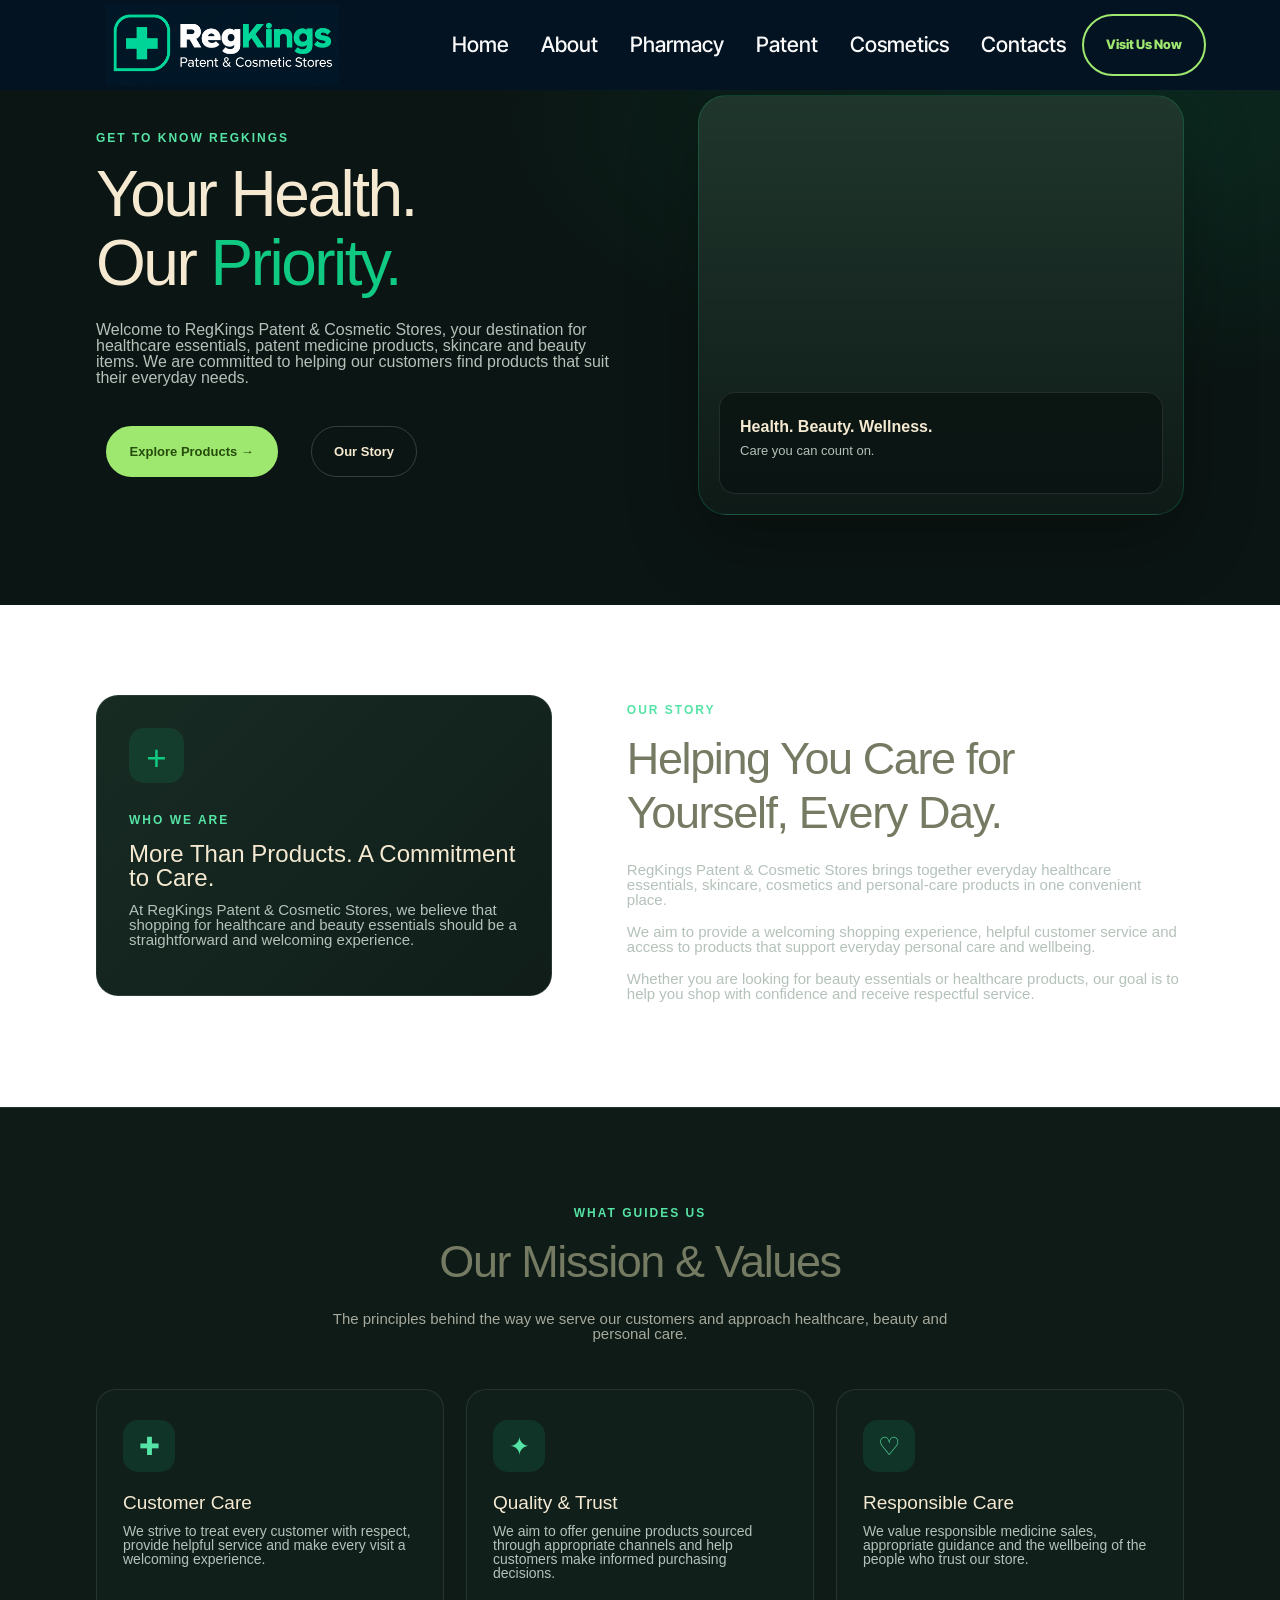
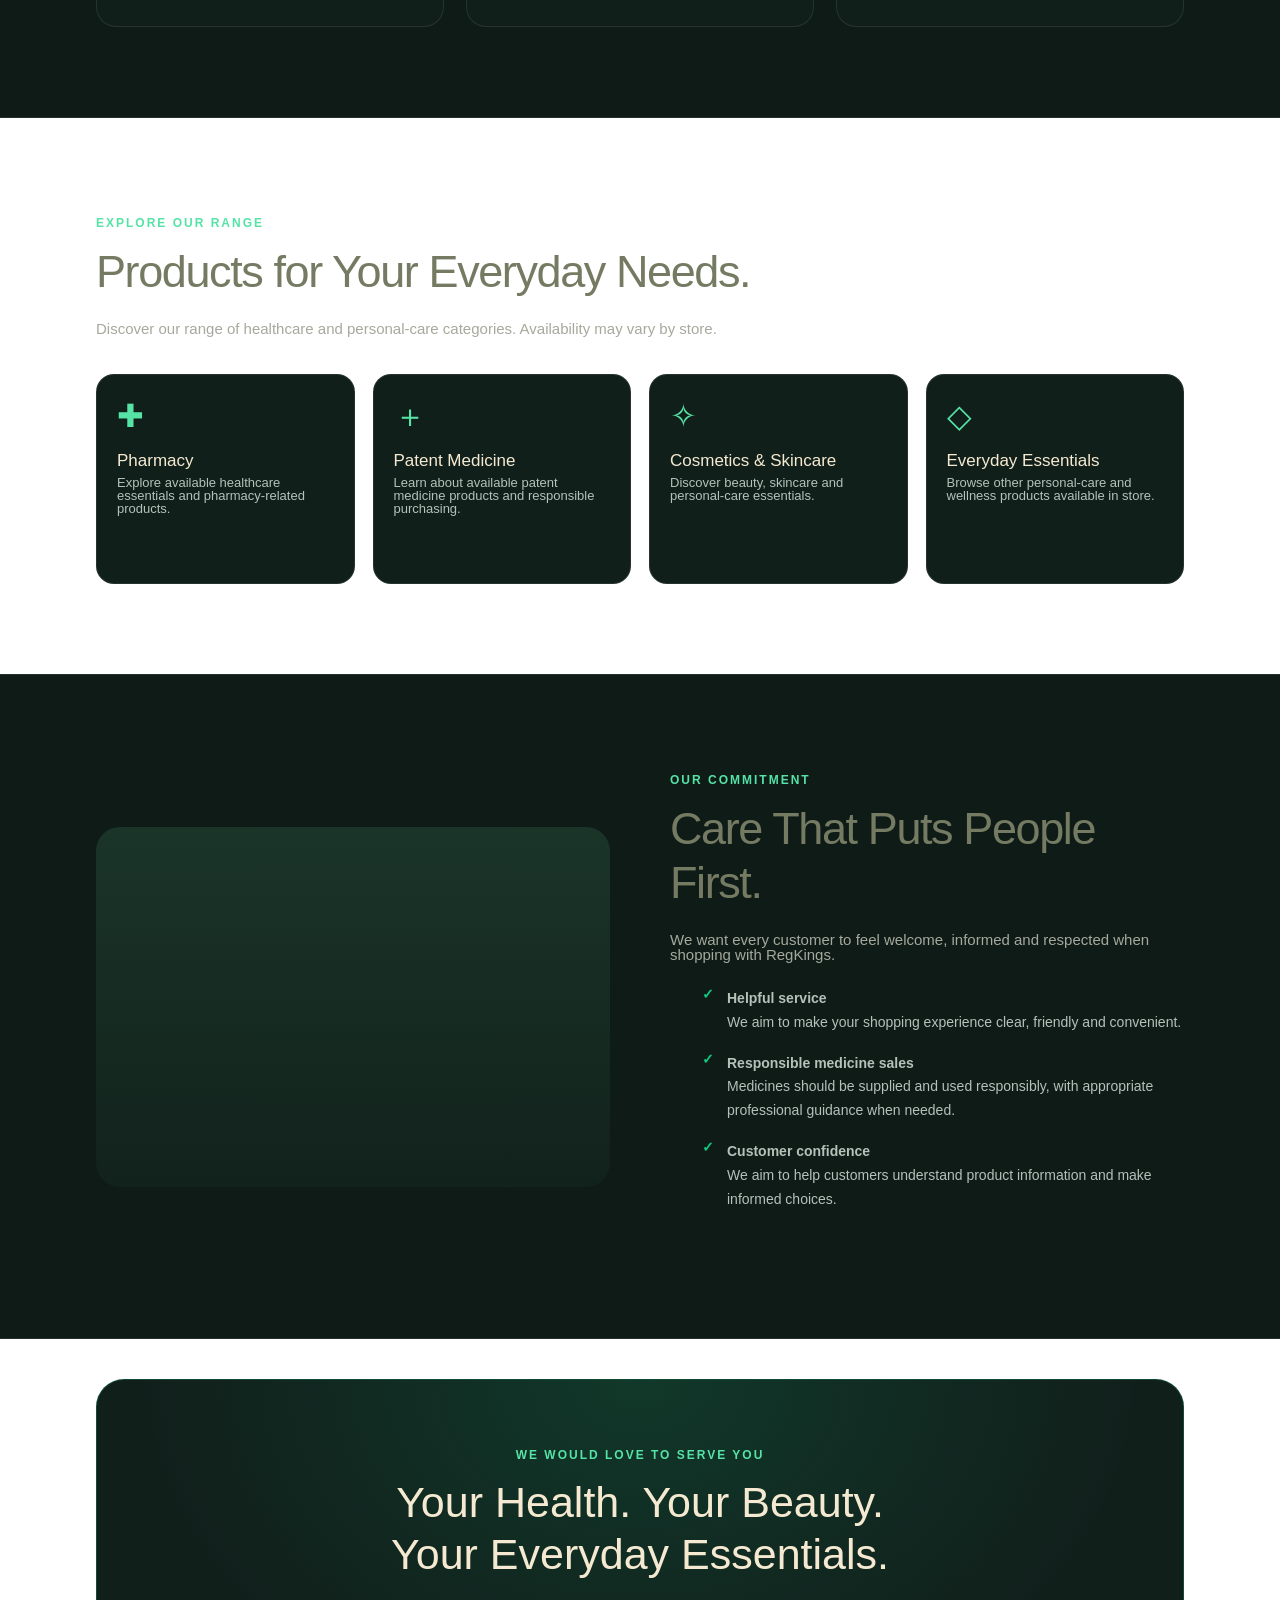
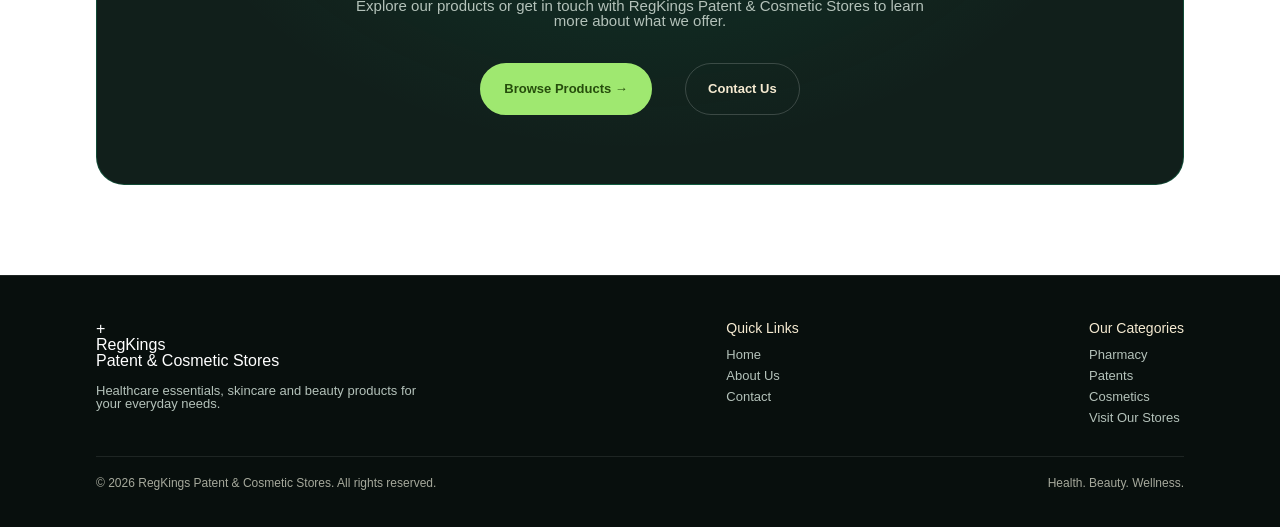
<file: about.html>
<!DOCTYPE html>
<html  >
<head>
  <!-- Site made with Mobirise Website Builder v6.0.6, https://mobirise.com -->
  <meta charset="UTF-8">
  <meta http-equiv="X-UA-Compatible" content="IE=edge">
  <meta name="generator" content="Mobirise v6.0.6, mobirise.com">
  <meta name="viewport" content="width=device-width, initial-scale=1, minimum-scale=1">
  <link rel="shortcut icon" href="assets/images/file-000000003c3081f4be8e1316f37bb81c-128x128.png" type="image/x-icon">
  <meta name="description" content="">
  
  
  <title>about</title>
  <link rel="stylesheet" href="assets/web/assets/mobirise-icons2/mobirise2.css">
  <link rel="stylesheet" href="assets/bootstrap/css/bootstrap.min.css">
  <link rel="stylesheet" href="assets/bootstrap/css/bootstrap-grid.min.css">
  <link rel="stylesheet" href="assets/bootstrap/css/bootstrap-reboot.min.css">
  <link rel="stylesheet" href="assets/animatecss/animate.css">
  <link rel="stylesheet" href="assets/dropdown/css/style.css">
  <link rel="stylesheet" href="assets/theme/css/style.css">
  <link rel="preload" href="https://fonts.googleapis.com/css?family=Inter+Tight:100,200,300,400,500,600,700,800,900,100i,200i,300i,400i,500i,600i,700i,800i,900i&display=swap" as="style" onload="this.onload=null;this.rel='stylesheet'">
  <noscript><link rel="stylesheet" href="https://fonts.googleapis.com/css?family=Inter+Tight:100,200,300,400,500,600,700,800,900,100i,200i,300i,400i,500i,600i,700i,800i,900i&display=swap"></noscript>
  <link rel="preload" as="style" href="assets/mobirise/css/mbr-additional.css?v=4rXTsq"><link rel="stylesheet" href="assets/mobirise/css/mbr-additional.css?v=4rXTsq" type="text/css">

  
  
  
</head>
<body>
  
  <section data-bs-version="5.1" class="menu menu6 cid-vzrADbYwt4" once="menu" id="menu06-f">
	

	<nav class="navbar navbar-dropdown opacityScrollOff navbar-fixed-top navbar-expand-lg">
		<div class="container">
			<div class="navbar-brand">
				<span class="navbar-logo">
					<a href="https://mobiri.se">
						<img src="assets/images/regkings-pharmacy-logo-460x158.png" alt="Mobirise Website Builder" style="height: 5rem;">
					</a>
				</span>
				
			</div>
			<button class="navbar-toggler" type="button" data-toggle="collapse" data-bs-toggle="collapse" data-target="#navbarSupportedContent" data-bs-target="#navbarSupportedContent" aria-controls="navbarNavAltMarkup" aria-expanded="false" aria-label="Toggle navigation">
				<div class="hamburger">
					<span></span>
					<span></span>
					<span></span>
					<span></span>
				</div>
			</button>
			<div class="collapse navbar-collapse opacityScrollOff" id="navbarSupportedContent">
				<ul class="navbar-nav nav-dropdown" data-app-modern-menu="true"><li class="nav-item">
						<a class="nav-link link text-white text-primary display-4" href="index.html">Home</a>
					</li><li class="nav-item"><a class="nav-link link text-white text-primary display-4" href="about.html">About</a></li><li class="nav-item"><a class="nav-link link text-white text-primary display-4" href="pharmacy.html">Pharmacy</a></li><li class="nav-item"><a class="nav-link link text-white text-primary display-4" href="patents.html">Patent</a></li><li class="nav-item"><a class="nav-link link text-white text-primary display-4" href="cosmetics.html">Cosmetics</a></li>
					
					<li class="nav-item">
						<a class="nav-link link text-white text-primary display-4" href="contact.html">Contacts</a>
					</li></ul>
				
				<div class="navbar-buttons mbr-section-btn"><a class="btn btn-primary-outline display-4" href="visit.html">Visit Us Now</a></div>
			</div>
		</div>
	</nav>
</section>

<meta charset="UTF-8" class="cid-GG6RepFzS8" id="header09-c" data-rv-view="119"><meta name="viewport" content="width=device-width, initial-scale=1.0" class="cid-GG6RepFzS8" id="header09-c" data-rv-view="119"><meta name="theme-color" content="#0b1513" class="cid-GG6RepFzS8" id="header09-c" data-rv-view="119"><meta name="description" content="Learn about RegKings Patent &amp; Cosmetic Stores, our mission, healthcare essentials, skincare products and commitment to customer care." class="cid-GG6RepFzS8" id="header09-c" data-rv-view="119"><title class="cid-GG6RepFzS8" id="header09-c" data-rv-view="119">About Us | RegKings Patent &amp; Cosmetic Stores</title><style class="cid-GG6RepFzS8" id="header09-c" data-rv-view="119">
/* =========================
   REGKINGS WEBSITE STYLES
========================= */

:root {
  --background: #0b1513;
  --surface: #111f1b;
  --surface-light: #192923;
  --green: #10c982;
  --green-light: #56e3a6;
  --cream: #f5ead1;
  --white: #ffffff;
  --muted: #b4c2ba;
  --border: rgba(255,255,255,0.09);
}

* {
  margin: 0;
  padding: 0;
  box-sizing: border-box;
}

html {
  scroll-behavior: smooth;
  scroll-padding-top: 100px;
}

body {
  font-family: Arial, Helvetica, sans-serif;
  background: var(--background);
  color: var(--white);
  line-height: 1.7;
  overflow-x: hidden;
}

a {
  color: inherit;
  text-decoration: none;
}

button {
  font: inherit;
}

img {
  max-width: 100%;
  display: block;
}

.container {
  width: 90%;
  max-width: 1180px;
  margin: auto;
}

.section {
  padding: 90px 0;
}

.eyebrow {
  display: inline-block;
  color: var(--green-light);
  font-size: 12px;
  font-weight: 800;
  letter-spacing: 2px;
  text-transform: uppercase;
  margin-bottom: 16px;
}

.section-title {
  font-size: clamp(30px, 4vw, 45px);
  line-height: 1.2;
  letter-spacing: -1.4px;
  margin-bottom: 22px;
  color: var(--cream);
}

.section-description {
  color: var(--muted);
  max-width: 650px;
  font-size: 15px;
}

/* HERO */

.about-hero {
  padding: 95px 0 90px;
  background:
    radial-gradient(
      ellipse at 85% 20%,
      rgba(16,201,130,0.12),
      transparent 40%
    ),
    var(--background);
}

.hero-grid {
  display: grid;
  grid-template-columns: 1.05fr 0.95fr;
  align-items: center;
  gap: 65px;
}

.hero-copy h1 {
  color: var(--cream);
  font-size: clamp(42px, 5vw, 65px);
  line-height: 1.08;
  letter-spacing: -2.5px;
  margin-bottom: 24px;
}

.hero-copy h1 span {
  color: var(--green);
}

.hero-copy p {
  max-width: 560px;
  color: var(--muted);
  font-size: 16px;
  margin-bottom: 30px;
}

.hero-actions {
  display: flex;
  flex-wrap: wrap;
  gap: 14px;
}

.btn {
  display: inline-flex;
  justify-content: center;
  align-items: center;
  padding: 14px 22px;
  border-radius: 30px;
  font-size: 13px;
  font-weight: 800;
  transition: 0.25s ease;
}

.btn-primary {
  color: #06251a;
  background: var(--green);
}

.btn-primary:hover {
  background: var(--green-light);
  transform: translateY(-2px);
}

.btn-outline {
  border: 1px solid rgba(255,255,255,0.18);
  color: var(--cream);
}

.btn-outline:hover {
  border-color: var(--green);
  color: var(--green-light);
}

.hero-visual {
  min-height: 420px;
  position: relative;
  border: 1px solid rgba(16,201,130,0.22);
  border-radius: 28px;
  overflow: hidden;
  background:
    linear-gradient(
      180deg,
      rgba(11,21,19,0.02),
      rgba(11,21,19,0.85)
    ),
    url("https://images.unsplash.com/photo-1608248543803-ba4f8c70ae0b?auto=format&fit=crop&w=1000&q=85")
    center / cover no-repeat,
    #20372d;
  box-shadow: 0 25px 70px rgba(0,0,0,0.25);
}

.hero-label {
  position: absolute;
  bottom: 20px;
  left: 20px;
  right: 20px;
  padding: 20px;
  border: 1px solid rgba(255,255,255,0.1);
  background: rgba(11,21,19,0.88);
  backdrop-filter: blur(12px);
  border-radius: 16px;
}

.hero-label strong {
  display: block;
  color: var(--cream);
  margin-bottom: 4px;
  font-size: 16px;
}

.hero-label p {
  color: var(--muted);
  font-size: 13px;
}

/* INTRODUCTION */

.intro-grid {
  display: grid;
  grid-template-columns: 0.9fr 1.1fr;
  gap: 75px;
  align-items: start;
}

.intro-panel {
  padding: 32px;
  background: linear-gradient(
    135deg,
    #172b23,
    #101d19
  );
  border: 1px solid var(--border);
  border-radius: 22px;
}

.intro-panel .big-plus {
  width: 55px;
  height: 55px;
  display: grid;
  place-items: center;
  background: rgba(16,201,130,0.12);
  border-radius: 15px;
  color: var(--green);
  font-size: 35px;
  margin-bottom: 22px;
}

.intro-panel h3 {
  font-size: 24px;
  color: var(--cream);
  margin-bottom: 12px;
}

.intro-panel p,
.intro-copy p {
  color: var(--muted);
  font-size: 15px;
}

.intro-copy p + p {
  margin-top: 17px;
}

.intro-copy .section-title {
  max-width: 530px;
}

/* MISSION AND VALUES */

.values-section {
  background: #0e1b17;
  border-top: 1px solid var(--border);
  border-bottom: 1px solid var(--border);
}

.center-heading {
  text-align: center;
  margin-bottom: 48px;
}

.center-heading .section-description {
  margin: 0 auto;
}

.values-grid {
  display: grid;
  grid-template-columns: repeat(3, 1fr);
  gap: 22px;
}

.value-card {
  padding: 30px 26px;
  background: var(--surface);
  border: 1px solid var(--border);
  border-radius: 20px;
  transition: transform 0.25s, border-color 0.25s;
}

.value-card:hover {
  transform: translateY(-5px);
  border-color: rgba(16,201,130,0.5);
}

.value-icon {
  display: grid;
  place-items: center;
  width: 52px;
  height: 52px;
  background: rgba(16,201,130,0.12);
  color: var(--green-light);
  border-radius: 15px;
  font-size: 25px;
  margin-bottom: 21px;
}

.value-card h3 {
  font-size: 19px;
  color: var(--cream);
  margin-bottom: 12px;
}

.value-card p {
  font-size: 14px;
  color: var(--muted);
}

/* PRODUCT CATEGORIES */

.categories-grid {
  display: grid;
  grid-template-columns: repeat(4, 1fr);
  gap: 18px;
  margin-top: 38px;
}

.category-card {
  min-height: 210px;
  padding: 25px 20px;
  border-radius: 18px;
  background: var(--surface);
  border: 1px solid var(--border);
  display: flex;
  flex-direction: column;
  justify-content: space-between;
  transition: 0.25s ease;
}

.category-card:hover {
  border-color: var(--green);
  background: var(--surface-light);
  transform: translateY(-4px);
}

.category-symbol {
  color: var(--green-light);
  font-size: 32px;
  margin-bottom: 20px;
}

.category-card h3 {
  font-size: 17px;
  color: var(--cream);
  margin-bottom: 7px;
}

.category-card p {
  font-size: 13px;
  color: var(--muted);
}

/* CUSTOMER CARE */

.care-grid {
  display: grid;
  grid-template-columns: 1fr 1fr;
  gap: 60px;
  align-items: center;
}

.care-visual {
  min-height: 360px;
  border-radius: 24px;
  overflow: hidden;
  background:
    linear-gradient(
      180deg,
      rgba(11,21,19,0.02),
      rgba(11,21,19,0.6)
    ),
    url("https://images.unsplash.com/photo-1576091160399-112ba8d25d1d?auto=format&fit=crop&w=1000&q=85")
    center / cover no-repeat,
    #1b3529;
}

.care-list {
  list-style: none;
  margin-top: 25px;
}

.care-list li {
  display: flex;
  gap: 13px;
  align-items: flex-start;
  margin-bottom: 17px;
  color: var(--muted);
  font-size: 14px;
}

.care-list li span {
  color: var(--green);
  font-weight: bold;
}

/* CALL TO ACTION */

.cta-section {
  padding: 40px 0 90px;
}

.cta-panel {
  text-align: center;
  padding: 60px 30px;
  border: 1px solid rgba(16,201,130,0.25);
  border-radius: 28px;
  background:
    radial-gradient(
      ellipse at top,
      rgba(16,201,130,0.15),
      transparent 65%
    ),
    #111f1b;
}

.cta-panel h2 {
  font-size: clamp(30px, 4vw, 43px);
  line-height: 1.2;
  color: var(--cream);
  margin-bottom: 17px;
}

.cta-panel p {
  max-width: 600px;
  margin: 0 auto 26px;
  color: var(--muted);
  font-size: 15px;
}

/* FOOTER */

.site-footer {
  padding: 45px 0 22px;
  background: #080f0d;
  border-top: 1px solid var(--border);
}

.footer-main {
  display: flex;
  justify-content: space-between;
  gap: 35px;
  flex-wrap: wrap;
  padding-bottom: 30px;
}

.footer-about {
  max-width: 340px;
}

.footer-about p {
  margin-top: 15px;
  color: var(--muted);
  font-size: 13px;
}

.footer-heading {
  font-size: 14px;
  color: var(--cream);
  margin-bottom: 13px;
}

.footer-links {
  display: flex;
  flex-direction: column;
  gap: 8px;
}

.footer-links a {
  font-size: 13px;
  color: var(--muted);
}

.footer-links a:hover {
  color: var(--green-light);
}

.footer-bottom {
  padding-top: 20px;
  border-top: 1px solid var(--border);
  color: #899a91;
  font-size: 12px;
  display: flex;
  justify-content: space-between;
  flex-wrap: wrap;
  gap: 10px;
}

/* RESPONSIVE DESIGN */

@media (max-width: 1050px) {
  .hero-grid {
    gap: 35px;
  }

  .categories-grid {
    grid-template-columns: repeat(2, 1fr);
  }
}

@media (max-width: 800px) {
  .section {
    padding: 65px 0;
  }

  .about-hero {
    padding: 65px 0;
  }

  .hero-grid,
  .intro-grid,
  .care-grid {
    grid-template-columns: 1fr;
    gap: 35px;
  }

  .hero-copy h1 {
    font-size: clamp(42px, 9vw, 58px);
  }

  .hero-visual {
    min-height: 350px;
  }

  .intro-panel {
    padding: 25px;
  }

  .values-grid {
    grid-template-columns: 1fr;
  }

  .care-visual {
    min-height: 300px;
  }

  .cta-panel {
    padding: 45px 22px;
  }
}

@media (max-width: 480px) {
  .container {
    width: 90%;
  }

  .hero-copy h1 {
    font-size: 42px;
    letter-spacing: -1.5px;
  }

  .hero-copy p {
    font-size: 14px;
  }

  .hero-visual {
    min-height: 290px;
    border-radius: 20px;
  }

  .categories-grid {
    grid-template-columns: 1fr;
  }

  .category-card {
    min-height: 170px;
  }

  .footer-main {
    flex-direction: column;
  }

  .footer-bottom {
    flex-direction: column;
  }
}

@media (prefers-reduced-motion: reduce) {
  html {
    scroll-behavior: auto;
  }

  *,
  *::before,
  *::after {
    transition-duration: 0.01ms !important;
  }
}
</style><main class="cid-GG6RepFzS8" id="header09-c" data-rv-view="119">

  <!-- ABOUT HERO -->
  <section data-bs-version="5.1" class="about-hero">
    <div class="container hero-grid">

      <div class="hero-copy">
        <span class="eyebrow">GET TO KNOW REGKINGS</span>

        <h1>
          Your Health.<br>
          Our <span>Priority.</span>
        </h1>

        <p>
          Welcome to RegKings Patent &amp; Cosmetic Stores,
          your destination for healthcare essentials, patent
          medicine products, skincare and beauty items.
          We are committed to helping our customers find
          products that suit their everyday needs.
        </p>

        <div class="hero-actions">
          <a href="pharmacy.html" class="btn btn-primary">
            Explore Products →
          </a>

          <a href="#our-story" class="btn btn-outline">
            Our Story
          </a>
        </div>
      </div>

      <div class="hero-visual" role="img" aria-label="Skincare and personal care products">
        <div class="hero-label">
          <strong>Health. Beauty. Wellness.</strong>
          <p>Care you can count on.</p>
        </div>
      </div>

    </div>
  </section>

  <!-- OUR STORY -->
  <section class="section" id="our-story">
    <div class="container intro-grid">

      <div class="intro-panel">
        <div class="big-plus">+</div>

        <span class="eyebrow">WHO WE ARE</span>

        <h3>More Than Products. A Commitment to Care.</h3>

        <p>
          At RegKings Patent &amp; Cosmetic Stores, we believe
          that shopping for healthcare and beauty essentials
          should be a straightforward and welcoming experience.
        </p>
      </div>

      <div class="intro-copy">
        <span class="eyebrow">OUR STORY</span>

        <h2 class="section-title">
          Helping You Care for Yourself, Every Day.
        </h2>

        <p>
          RegKings Patent &amp; Cosmetic Stores brings together
          everyday healthcare essentials, skincare, cosmetics
          and personal-care products in one convenient place.
        </p>

        <p>
          We aim to provide a welcoming shopping experience,
          helpful customer service and access to products that
          support everyday personal care and wellbeing.
        </p>

        <p>
          Whether you are looking for beauty essentials or
          healthcare products, our goal is to help you shop
          with confidence and receive respectful service.
        </p>
      </div>

    </div>
  </section>

  <!-- MISSION AND VALUES -->
  <section class="section values-section">
    <div class="container">

      <div class="center-heading">
        <span class="eyebrow">WHAT GUIDES US</span>
        <h2 class="section-title">Our Mission &amp; Values</h2>

        <p class="section-description">
          The principles behind the way we serve our customers
          and approach healthcare, beauty and personal care.
        </p>
      </div>

      <div class="values-grid">

        <article class="value-card">
          <div class="value-icon" aria-hidden="true">✚</div>
          <h3>Customer Care</h3>
          <p>
            We strive to treat every customer with respect,
            provide helpful service and make every visit
            a welcoming experience.
          </p>
        </article>

        <article class="value-card">
          <div class="value-icon" aria-hidden="true">✦</div>
          <h3>Quality &amp; Trust</h3>
          <p>
            We aim to offer genuine products sourced through
            appropriate channels and help customers make
            informed purchasing decisions.
          </p>
        </article>

        <article class="value-card">
          <div class="value-icon" aria-hidden="true">♡</div>
          <h3>Responsible Care</h3>
          <p>
            We value responsible medicine sales, appropriate
            guidance and the wellbeing of the people
            who trust our store.
          </p>
        </article>

      </div>
    </div>
  </section>

  <!-- WHAT WE OFFER -->
  <section class="section" id="what-we-offer">
    <div class="container">

      <span class="eyebrow">EXPLORE OUR RANGE</span>

      <h2 class="section-title">
        Products for Your Everyday Needs.
      </h2>

      <p class="section-description">
        Discover our range of healthcare and personal-care
        categories. Availability may vary by store.
      </p>

      <div class="categories-grid">

        <a href="pharmacy.html" class="category-card">
          <div>
            <div class="category-symbol" aria-hidden="true">✚</div>
            <h3>Pharmacy</h3>
            <p>
              Explore available healthcare essentials
              and pharmacy-related products.
            </p>
          </div>
        </a>

        <a href="patents.html" class="category-card">
          <div>
            <div class="category-symbol" aria-hidden="true">＋</div>
            <h3>Patent Medicine</h3>
            <p>
              Learn about available patent medicine
              products and responsible purchasing.
            </p>
          </div>
        </a>

        <a href="cosmetics.html" class="category-card">
          <div>
            <div class="category-symbol" aria-hidden="true">✧</div>
            <h3>Cosmetics &amp; Skincare</h3>
            <p>
              Discover beauty, skincare and
              personal-care essentials.
            </p>
          </div>
        </a>

        <a href="pharmacy.html" class="category-card">
          <div>
            <div class="category-symbol" aria-hidden="true">◇</div>
            <h3>Everyday Essentials</h3>
            <p>
              Browse other personal-care and
              wellness products available in store.
            </p>
          </div>
        </a>

      </div>
    </div>
  </section>

  <!-- CUSTOMER CARE -->
  <section class="section values-section">
    <div class="container care-grid">

      <div class="care-visual" role="img" aria-label="Healthcare professional in a clinical setting">
      </div>

      <div>
        <span class="eyebrow">OUR COMMITMENT</span>

        <h2 class="section-title">
          Care That Puts People First.
        </h2>

        <p class="section-description">
          We want every customer to feel welcome, informed
          and respected when shopping with RegKings.
        </p>

        <ul class="care-list">
          <li>
            <span>✓</span>
            <div>
              <strong>Helpful service</strong><br>
              We aim to make your shopping experience
              clear, friendly and convenient.
            </div>
          </li>

          <li>
            <span>✓</span>
            <div>
              <strong>Responsible medicine sales</strong><br>
              Medicines should be supplied and used
              responsibly, with appropriate professional
              guidance when needed.
            </div>
          </li>

          <li>
            <span>✓</span>
            <div>
              <strong>Customer confidence</strong><br>
              We aim to help customers understand product
              information and make informed choices.
            </div>
          </li>
        </ul>
      </div>

    </div>
  </section>

  <!-- CALL TO ACTION -->
  <section class="cta-section" id="visit-us">
    <div class="container">
      <div class="cta-panel">

        <span class="eyebrow">WE WOULD LOVE TO SERVE YOU</span>

        <h2>
          Your Health. Your Beauty.<br>
          Your Everyday Essentials.
        </h2>

        <p>
          Explore our products or get in touch with RegKings
          Patent &amp; Cosmetic Stores to learn more about
          what we offer.
        </p>

        <div class="hero-actions" style="justify-content:center;">
          <a href="patents.html" class="btn btn-primary">
            Browse Products →
          </a>

          <a href="contact.html" class="btn btn-outline">
            Contact Us
          </a>
        </div>

      </div>
    </div>
  </section>

</main><footer class="site-footer cid-GG6RepFzS8" id="header09-c" data-rv-view="119">
  <div class="container">

    <div class="footer-main">

      <div class="footer-about">
        <a class="brand" href="index.html">
          <div class="brand-icon">+</div>
          <div>
            <div class="brand-name">
              Reg<span>Kings</span>
            </div>
            <div class="brand-caption">
              Patent &amp; Cosmetic Stores
            </div>
          </div>
        </a>

        <p>
          Healthcare essentials, skincare and beauty
          products for your everyday needs.
        </p>
      </div>

      <div>
        <h3 class="footer-heading">Quick Links</h3>
        <div class="footer-links">
          <a href="index.html">Home</a>
          <a href="about.html">About Us</a>
          <a href="contact.html">Contact</a>
        </div>
      </div>

      <div>
        <h3 class="footer-heading">Our Categories</h3>
        <div class="footer-links">
          <a href="pharmacy.html">Pharmacy</a>
          <a href="patents.html">Patents</a>
          <a href="cosmetics.html">Cosmetics</a>
          <a href="stores.html">Visit Our Stores</a>
        </div>
      </div>

    </div>

    <div class="footer-bottom">
      <p>
        © <span id="currentYear"></span>
        RegKings Patent &amp; Cosmetic Stores.
        All rights reserved.
      </p>
      <p>Health. Beauty. Wellness.</p>
    </div>

  </div>
</footer><script class="cid-GG6RepFzS8" id="header09-c" data-rv-view="119">
/* =========================
   REGKINGS WEBSITE SCRIPT
========================= */

(function () {
  "use strict";

  // Automatically update the copyright year
  var yearElement = document.getElementById("currentYear");

  if (yearElement) {
    yearElement.textContent = new Date().getFullYear();
  }

})();
</script>


<script src="assets/bootstrap/js/bootstrap.bundle.min.js"></script>
  <script src="assets/smoothscroll/smooth-scroll.js"></script>
  <script src="assets/ytplayer/index.js"></script>
  <script src="assets/dropdown/js/navbar-dropdown.js"></script>
  <script src="assets/theme/js/script.js"></script>
  
  
  
 <div id="scrollToTop" class="scrollToTop mbr-arrow-up"><a style="text-align: center;"><i class="mbr-arrow-up-icon mbr-arrow-up-icon-cm cm-icon cm-icon-smallarrow-up"></i></a></div>
    <input name="animation" type="hidden">
  </body>
</html>
</file>
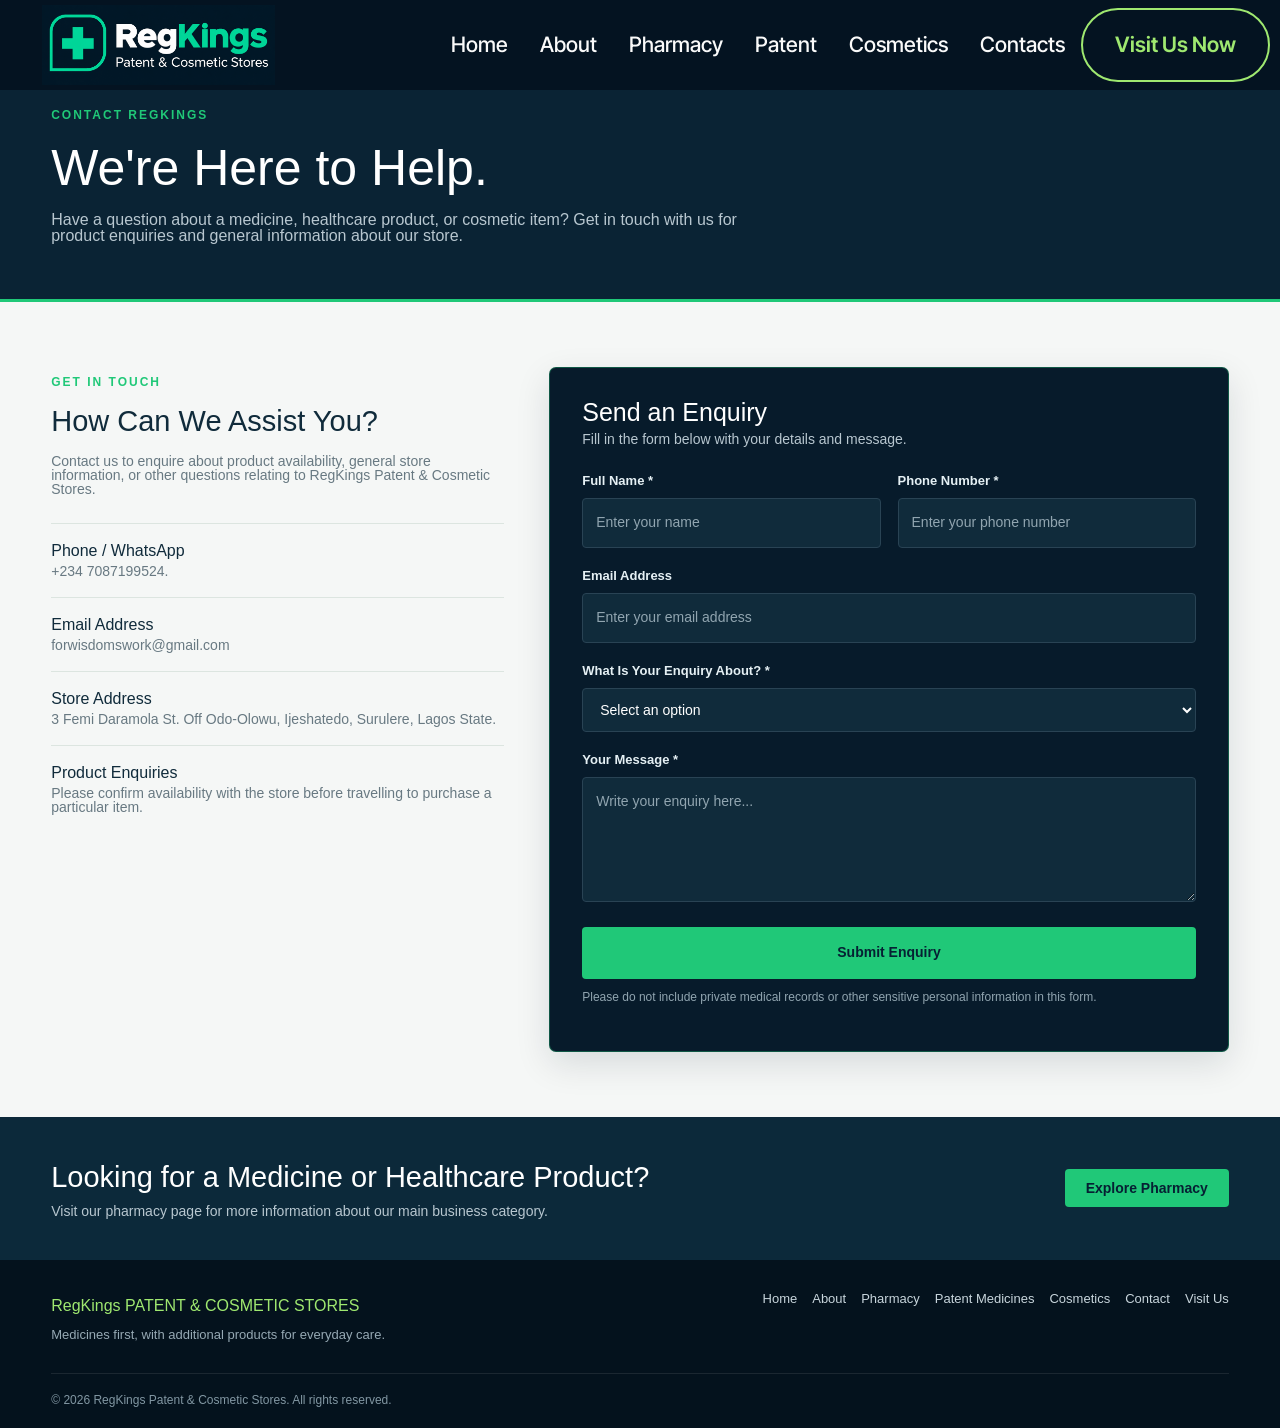
<file: contact.html>
<!DOCTYPE html>
<html  >
<head>
  <!-- Site made with Mobirise Website Builder v6.0.6, https://mobirise.com -->
  <meta charset="UTF-8">
  <meta http-equiv="X-UA-Compatible" content="IE=edge">
  <meta name="generator" content="Mobirise v6.0.6, mobirise.com">
  <meta name="viewport" content="width=device-width, initial-scale=1, minimum-scale=1">
  <link rel="shortcut icon" href="assets/images/file-000000003c3081f4be8e1316f37bb81c-128x128.png" type="image/x-icon">
  <meta name="description" content="">
  
  
  <title>contact</title>
  <link rel="stylesheet" href="assets/web/assets/mobirise-icons2/mobirise2.css">
  <link rel="stylesheet" href="assets/bootstrap/css/bootstrap.min.css">
  <link rel="stylesheet" href="assets/bootstrap/css/bootstrap-grid.min.css">
  <link rel="stylesheet" href="assets/bootstrap/css/bootstrap-reboot.min.css">
  <link rel="stylesheet" href="assets/animatecss/animate.css">
  <link rel="stylesheet" href="assets/dropdown/css/style.css">
  <link rel="stylesheet" href="assets/theme/css/style.css">
  <link rel="preload" href="https://fonts.googleapis.com/css?family=Inter+Tight:100,200,300,400,500,600,700,800,900,100i,200i,300i,400i,500i,600i,700i,800i,900i&display=swap" as="style" onload="this.onload=null;this.rel='stylesheet'">
  <noscript><link rel="stylesheet" href="https://fonts.googleapis.com/css?family=Inter+Tight:100,200,300,400,500,600,700,800,900,100i,200i,300i,400i,500i,600i,700i,800i,900i&display=swap"></noscript>
  <link rel="preload" as="style" href="assets/mobirise/css/mbr-additional.css?v=FbOH6C"><link rel="stylesheet" href="assets/mobirise/css/mbr-additional.css?v=FbOH6C" type="text/css">

  
  
  
</head>
<body>
  
  <section data-bs-version="5.1" class="menu menu6 cid-vzP2BelqBR" once="menu" id="menu06-i">
	

	<nav class="navbar navbar-dropdown opacityScrollOff navbar-fixed-top navbar-expand-lg">
		<div class="container">
			<div class="navbar-brand">
				<span class="navbar-logo">
					<a href="https://mobiri.se">
						<img src="assets/images/regkings-pharmacy-logo-460x158.png" alt="Mobirise Website Builder" style="height: 5rem;">
					</a>
				</span>
				
			</div>
			<button class="navbar-toggler" type="button" data-toggle="collapse" data-bs-toggle="collapse" data-target="#navbarSupportedContent" data-bs-target="#navbarSupportedContent" aria-controls="navbarNavAltMarkup" aria-expanded="false" aria-label="Toggle navigation">
				<div class="hamburger">
					<span></span>
					<span></span>
					<span></span>
					<span></span>
				</div>
			</button>
			<div class="collapse navbar-collapse opacityScrollOff" id="navbarSupportedContent">
				<ul class="navbar-nav nav-dropdown" data-app-modern-menu="true"><li class="nav-item">
						<a class="nav-link link text-white text-primary display-4" href="index.html">Home</a>
					</li><li class="nav-item"><a class="nav-link link text-white text-primary display-4" href="about.html">About</a></li><li class="nav-item"><a class="nav-link link text-white text-primary display-4" href="pharmacy.html">Pharmacy</a></li><li class="nav-item"><a class="nav-link link text-white text-primary display-4" href="patents.html">Patent</a></li><li class="nav-item"><a class="nav-link link text-white text-primary display-4" href="cosmetics.html">Cosmetics</a></li>
					
					<li class="nav-item">
						<a class="nav-link link text-white text-primary display-4" href="contact.html">Contacts</a>
					</li></ul>
				
				<div class="navbar-buttons mbr-section-btn"><a class="btn btn-primary-outline display-4" href="visit.html">Visit Us Now</a></div>
			</div>
		</div>
	</nav>
</section>

<style class="cid-vzP2Bfh99A" id="header09-j" data-rv-view="125">
/* REGKINGS CONTACT PAGE */
.regkings {
  --rk-navy: #071b2b;
  --rk-green: #20c878;
  --rk-white: #ffffff;
  --rk-muted: #b8c7d0;
  font-family: Arial, Helvetica, sans-serif;
  color: var(--rk-white);
  background: var(--rk-navy);
  line-height: 1.7;
  overflow: hidden;
}

.regkings * {
  box-sizing: border-box;
}

.regkings a {
  text-decoration: none;
}

.regkings .rk-container {
  width: 92%;
  max-width: 1180px;
  margin: auto;
}

/* PAGE INTRO */
.regkings .rk-intro {
  padding: 58px 0 55px;
  background: #0a2334;
  border-bottom: 3px solid var(--rk-green);
}

.regkings .rk-eyebrow {
  color: var(--rk-green);
  font-size: 12px;
  text-transform: uppercase;
  font-weight: 700;
  letter-spacing: 2px;
}

.regkings .rk-intro h1 {
  font-size: clamp(35px, 4.5vw, 50px);
  line-height: 1.15;
  color: #fff;
  margin: 12px 0 15px;
}

.regkings .rk-intro p {
  color: var(--rk-muted);
  max-width: 690px;
  margin: 0;
}

.regkings .rk-breadcrumb {
  color: #a9bac5;
  font-size: 12px;
  margin-bottom: 22px;
}

.regkings .rk-breadcrumb a {
  color: var(--rk-green);
}

/* MAIN LAYOUT */
.regkings .rk-contact-section {
  padding: 65px 0;
  background: #f5f7f6;
  color: #172e3a;
}

.regkings .rk-contact-grid {
  display: grid;
  grid-template-columns: .8fr 1.2fr;
  gap: 45px;
  align-items: start;
}

/* CONTACT INFORMATION */
.regkings .rk-contact-info h2 {
  font-size: 29px;
  line-height: 1.3;
  margin: 9px 0 13px;
  color: #102b3b;
}

.regkings .rk-contact-info > p {
  color: #687982;
  font-size: 14px;
  margin-bottom: 27px;
}

.regkings .rk-info-item {
  padding: 19px 0;
  border-top: 1px solid #dce5e0;
}

.regkings .rk-info-item h3 {
  color: #102b3b;
  font-size: 16px;
  margin: 0 0 5px;
}

.regkings .rk-info-item p {
  color: #687982;
  font-size: 14px;
  margin: 0;
}

.regkings .rk-info-item a {
  color: #12834f;
  overflow-wrap: anywhere;
}

.regkings .rk-info-item a:hover {
  text-decoration: underline;
}

/* DARK CONTACT FORM */
.regkings .rk-form-card {
  background: #071b2b;
  border: 1px solid rgba(32, 200, 120, 0.35);
  border-radius: 7px;
  padding: 32px;
  box-shadow: 0 12px 35px rgba(7, 27, 43, 0.12);
}

.regkings .rk-form-card h2 {
  color: #ffffff;
  font-size: 25px;
  margin: 0 0 7px;
}

.regkings .rk-form-card > p {
  color: #b8c7d0;
  font-size: 14px;
  margin: 0 0 24px;
}

.regkings .rk-row {
  display: grid;
  grid-template-columns: 1fr 1fr;
  gap: 17px;
}

.regkings .rk-field {
  margin-bottom: 17px;
}

.regkings .rk-field label {
  display: block;
  color: #e5f0f4;
  font-size: 13px;
  font-weight: 700;
  margin-bottom: 6px;
}

.regkings .rk-field input,
.regkings .rk-field select,
.regkings .rk-field textarea {
  width: 100%;
  border: 1px solid #294354;
  background: #102b3b;
  color: #ffffff;
  padding: 12px 13px;
  border-radius: 4px;
  font-family: inherit;
  font-size: 14px;
  outline: none;
  transition: border-color .2s ease, box-shadow .2s ease;
}

.regkings .rk-field input::placeholder,
.regkings .rk-field textarea::placeholder {
  color: #91a5b0;
  opacity: 1;
}

.regkings .rk-field select {
  color-scheme: dark;
}

.regkings .rk-field select option {
  background: #102b3b;
  color: #ffffff;
}

.regkings .rk-field input:focus,
.regkings .rk-field select:focus,
.regkings .rk-field textarea:focus {
  border-color: #20c878;
  box-shadow: 0 0 0 2px rgba(32, 200, 120, 0.15);
}

.regkings .rk-field textarea {
  resize: vertical;
  min-height: 125px;
}

.regkings .rk-submit {
  width: 100%;
  border: 0;
  border-radius: 4px;
  padding: 14px 20px;
  background: var(--rk-green);
  color: #062033;
  font-family: inherit;
  font-size: 14px;
  font-weight: 700;
  cursor: pointer;
  transition: background .2s ease, transform .2s ease;
}

.regkings .rk-submit:hover {
  background: #47df96;
  transform: translateY(-1px);
}

.regkings .rk-form-note {
  color: #91a5b0;
  font-size: 12px;
  margin-top: 12px;
}

/* MEDICINE ENQUIRY BANNER */
.regkings .rk-enquiry {
  padding: 42px 0;
  background: #0c293a;
}

.regkings .rk-enquiry-inner {
  display: flex;
  justify-content: space-between;
  align-items: center;
  gap: 25px;
}

.regkings .rk-enquiry h2 {
  color: #fff;
  font-size: clamp(22px, 3vw, 29px);
  line-height: 1.3;
  margin: 0 0 7px;
}

.regkings .rk-enquiry p {
  color: var(--rk-muted);
  font-size: 14px;
  margin: 0;
}

.regkings .rk-btn {
  display: inline-block;
  background: var(--rk-green);
  color: #062033;
  padding: 12px 21px;
  border-radius: 4px;
  font-size: 14px;
  font-weight: 700;
  white-space: nowrap;
}

/* FOOTER */
.regkings .rk-footer {
  padding: 32px 0 18px;
  background: #04121d;
}

.regkings .rk-footer-top {
  display: flex;
  align-items: flex-start;
  justify-content: space-between;
  flex-wrap: wrap;
  gap: 25px;
}

.regkings .rk-footer p {
  color: #96a9b4;
  font-size: 13px;
  margin: 9px 0;
}

.regkings .rk-footer-links {
  display: flex;
  flex-wrap: wrap;
  gap: 15px;
}

.regkings .rk-footer-links a {
  color: #c8d5dc;
  font-size: 13px;
}

.regkings .rk-footer-links a:hover {
  color: var(--rk-green);
}

.regkings .rk-copyright {
  margin-top: 23px;
  padding-top: 16px;
  border-top: 1px solid rgba(255,255,255,.09);
  color: #8297a3;
  font-size: 12px;
}

/* RESPONSIVE */
@media (max-width: 1000px) {
  .regkings .rk-contact-grid {
    gap: 28px;
  }

  .regkings .rk-form-card {
    padding: 25px;
  }
}

@media (max-width: 760px) {
  .regkings .rk-intro {
    padding: 42px 0;
  }

  .regkings .rk-contact-section {
    padding: 45px 0;
  }

  .regkings .rk-contact-grid {
    grid-template-columns: 1fr;
  }

  .regkings .rk-row {
    grid-template-columns: 1fr;
    gap: 0;
  }

  .regkings .rk-form-card {
    padding: 22px;
  }

  .regkings .rk-enquiry-inner {
    align-items: flex-start;
    flex-direction: column;
  }

  .regkings .rk-btn {
    white-space: normal;
  }
}
</style><div class="regkings cid-vzP2Bfh99A" id="header09-j" data-rv-view="125">

  <!-- INTRODUCTION -->
  <section data-bs-version="5.1" class="rk-intro">
    <div class="rk-container">

      <div class="rk-breadcrumb">
        <a href="home.html">Home</a> &nbsp;/&nbsp; Contact
      </div>

      <span class="rk-eyebrow">Contact RegKings</span>

      <h1>We're Here to Help.</h1>

      <p>
        Have a question about a medicine, healthcare product, or cosmetic
        item? Get in touch with us for product enquiries and general
        information about our store.
      </p>

    </div>
  </section>

  <!-- CONTACT INFORMATION AND FORM -->
  <section class="rk-contact-section">
    <div class="rk-container rk-contact-grid">

      <!-- CONTACT DETAILS -->
      <div class="rk-contact-info">
        <span class="rk-eyebrow">Get in Touch</span>

        <h2>How Can We Assist You?</h2>

        <p>
          Contact us to enquire about product availability, general store
          information, or other questions relating to RegKings Patent
          &amp; Cosmetic Stores.
        </p>

        <div class="rk-info-item">
          <h3>Phone / WhatsApp</h3>
          <p>+234 7087199524.</p>
        </div>

        <div class="rk-info-item">
          <h3>Email Address</h3>
          <p>forwisdomswork@gmail.com</p>
        </div>

        <div class="rk-info-item">
          <h3>Store Address</h3>
          <p>
            3 Femi Daramola St. Off Odo-Olowu, Ijeshatedo, Surulere, Lagos State.
          </p>
        </div>

        <div class="rk-info-item">
          <h3>Product Enquiries</h3>
          <p>
            Please confirm availability with the store before travelling
            to purchase a particular item.
          </p>
        </div>
      </div>

      <!-- CONTACT FORM CONNECTED TO FORMSUBMIT -->
      <div class="rk-form-card">
        <h2>Send an Enquiry</h2>

        <p>
          Fill in the form below with your details and message.
        </p>

        <form id="rk-contact-form" action="https://formsubmit.co/forwisdomswork@gmail.com" method="POST">

          <!-- FORMSUBMIT SETTINGS -->
          <input type="hidden" name="_subject" value="New RegKings Website Enquiry">

          <input type="hidden" name="_template" value="table">

          <!-- REDIRECT TO THE CORRECT GITHUB PAGES CONTACT PAGE -->
          <input type="hidden" name="_next" value="https://wisdom-009.github.io/regkings_stores/contact.html">

          <!-- SPAM PROTECTION -->
          <input type="text" name="_honey" style="display:none" tabindex="-1" autocomplete="off">

          <div class="rk-row">
            <div class="rk-field">
              <label for="rk-name">Full Name *</label>
              <input type="text" id="rk-name" name="name" placeholder="Enter your name" autocomplete="name" required="">
            </div>

            <div class="rk-field">
              <label for="rk-phone">Phone Number *</label>
              <input type="tel" id="rk-phone" name="phone" placeholder="Enter your phone number" autocomplete="tel" required="">
            </div>
          </div>

          <div class="rk-field">
            <label for="rk-email">Email Address</label>
            <input type="email" id="rk-email" name="email" placeholder="Enter your email address" autocomplete="email">
          </div>

          <div class="rk-field">
            <label for="rk-subject">What Is Your Enquiry About? *</label>
            <select id="rk-subject" name="enquiry_type" required="">
              <option value="">Select an option</option>
              <option value="Medicine enquiry">Medicine enquiry</option>
              <option value="Healthcare products">Healthcare products</option>
              <option value="Cosmetics and personal care">Cosmetics and personal care</option>
              <option value="Product availability">Product availability</option>
              <option value="Store information">Store information</option>
              <option value="Other enquiry">Other enquiry</option>
            </select>
          </div>

          <div class="rk-field">
            <label for="rk-message">Your Message *</label>
            <textarea id="rk-message" name="message" placeholder="Write your enquiry here..." required=""></textarea>
          </div>

          <button type="submit" class="rk-submit">
            Submit Enquiry
          </button>

          <p class="rk-form-note">
            Please do not include private medical records or other
            sensitive personal information in this form.
          </p>

        </form>
      </div>

    </div>
  </section>

  <!-- MEDICINE ENQUIRY -->
  <section class="rk-enquiry">
    <div class="rk-container rk-enquiry-inner">

      <div>
        <h2>Looking for a Medicine or Healthcare Product?</h2>
        <p>
          Visit our pharmacy page for more information about our main
          business category.
        </p>
      </div>

      <a href="pharmacy.html" class="rk-btn">Explore Pharmacy</a>

    </div>
  </section>

  <!-- FOOTER -->
  <footer class="rk-footer">
    <div class="rk-container">

      <div class="rk-footer-top">
        <div>
          <a href="home.html" class="rk-brand">
            RegKings
            <span>PATENT &amp; COSMETIC STORES</span>
          </a>

          <p>
            Medicines first, with additional products for everyday care.
          </p>
        </div>

        <nav class="rk-footer-links" aria-label="Footer navigation">
          <a href="index.html">Home</a>
          <a href="about.html">About</a>
          <a href="pharmacy.html">Pharmacy</a>
          <a href="patents.html">Patent Medicines</a>
          <a href="cosmetics.html">Cosmetics</a>
          <a href="contact.html">Contact</a>
          <a href="visit.html">Visit Us</a>
        </nav>
      </div>

      <div class="rk-copyright">
        © <span id="rk-year">2026</span>
        RegKings Patent &amp; Cosmetic Stores. All rights reserved.
      </div>

    </div>
  </footer>

</div><script class="cid-vzP2Bfh99A" id="header09-j" data-rv-view="125">
(function () {
  var year = document.getElementById("rk-year");

  if (year) {
    year.textContent = new Date().getFullYear();
  }
})();
</script>


<script src="assets/bootstrap/js/bootstrap.bundle.min.js"></script>
  <script src="assets/smoothscroll/smooth-scroll.js"></script>
  <script src="assets/ytplayer/index.js"></script>
  <script src="assets/dropdown/js/navbar-dropdown.js"></script>
  <script src="assets/theme/js/script.js"></script>
  
  
  
 <div id="scrollToTop" class="scrollToTop mbr-arrow-up"><a style="text-align: center;"><i class="mbr-arrow-up-icon mbr-arrow-up-icon-cm cm-icon cm-icon-smallarrow-up"></i></a></div>
    <input name="animation" type="hidden">
  </body>
</html>
</file>
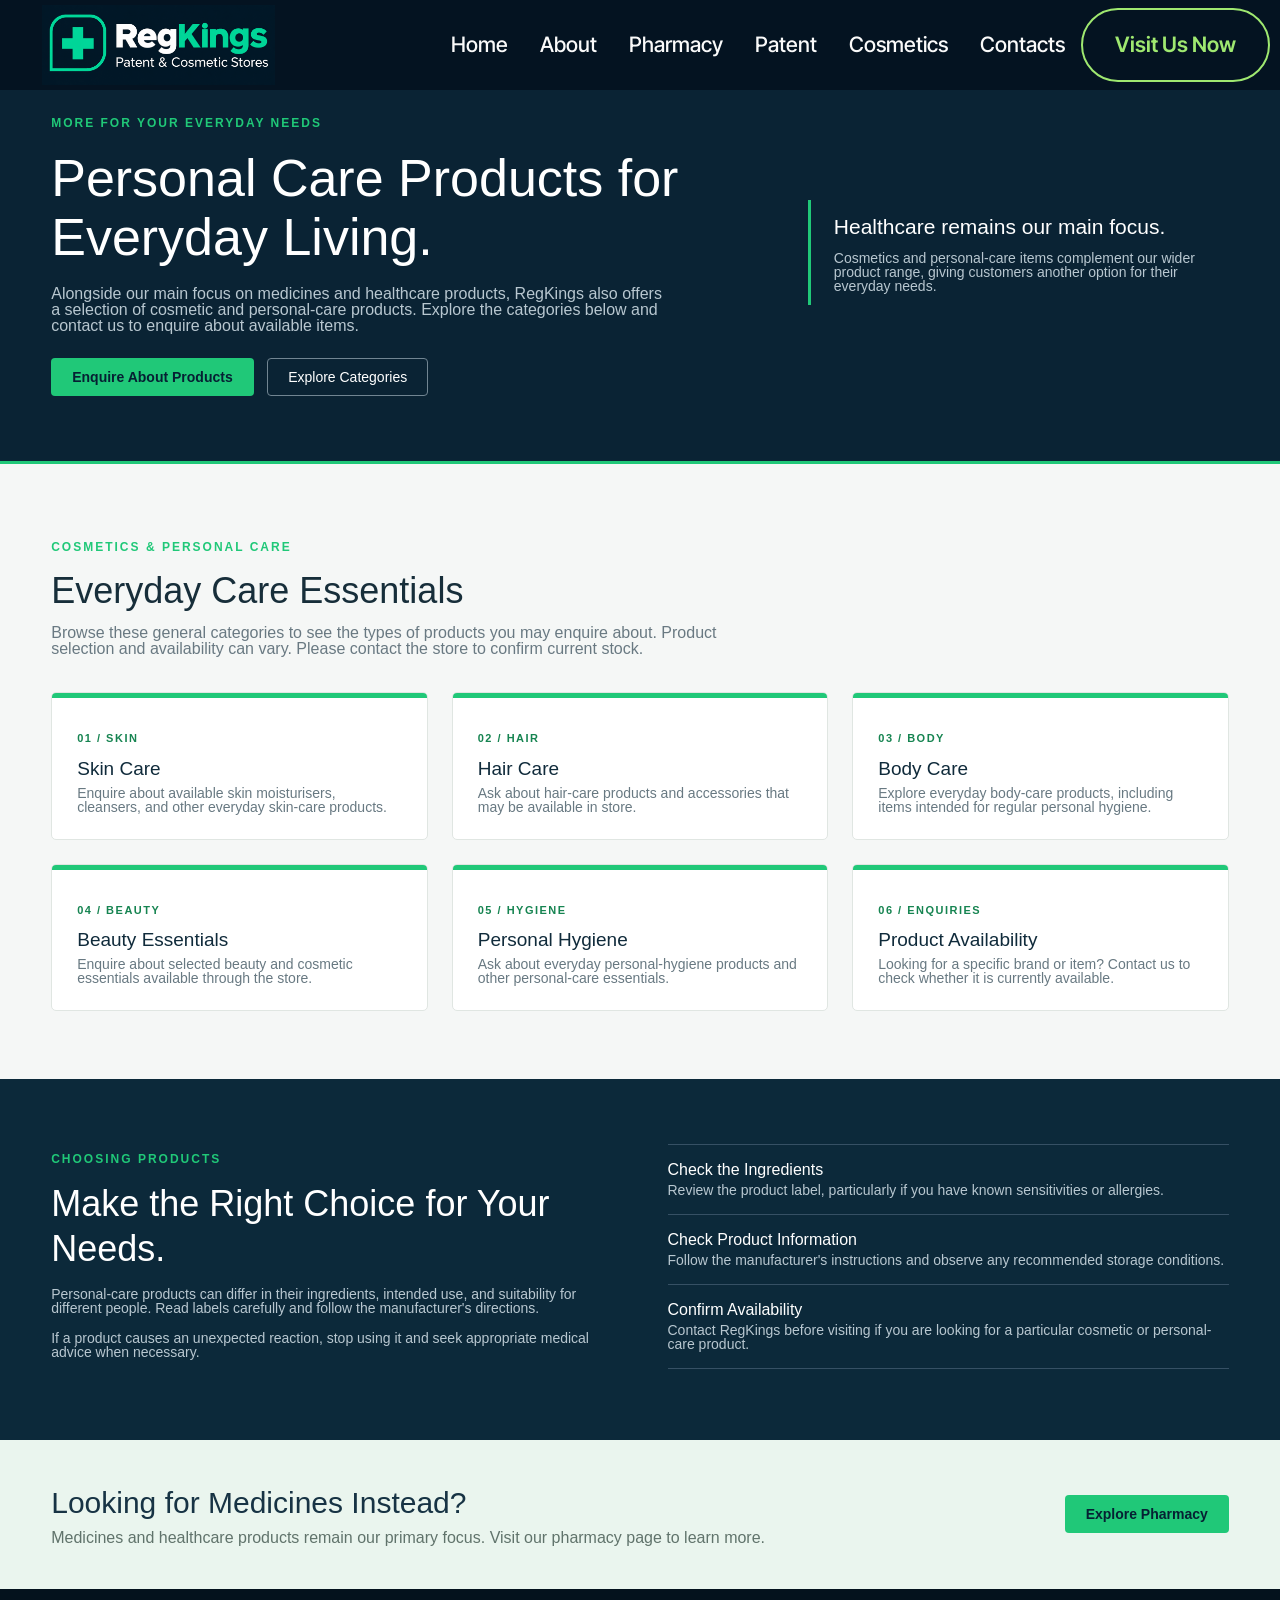
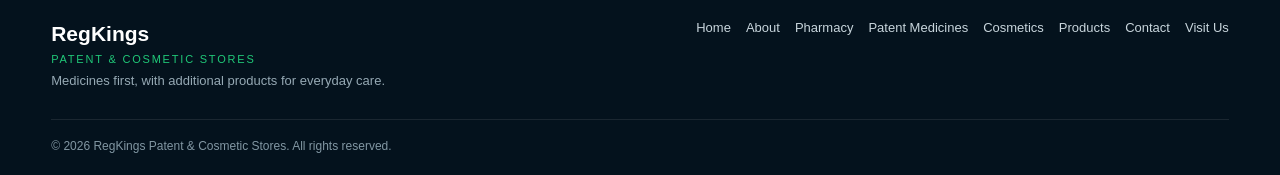
<file: cosmetics.html>
<!DOCTYPE html>
<html  >
<head>
  <!-- Site made with Mobirise Website Builder v6.0.6, https://mobirise.com -->
  <meta charset="UTF-8">
  <meta http-equiv="X-UA-Compatible" content="IE=edge">
  <meta name="generator" content="Mobirise v6.0.6, mobirise.com">
  <meta name="viewport" content="width=device-width, initial-scale=1, minimum-scale=1">
  <link rel="shortcut icon" href="assets/images/file-000000003c3081f4be8e1316f37bb81c-128x128.png" type="image/x-icon">
  <meta name="description" content="">
  
  
  <title>cosmetics</title>
  <link rel="stylesheet" href="assets/web/assets/mobirise-icons2/mobirise2.css">
  <link rel="stylesheet" href="assets/bootstrap/css/bootstrap.min.css">
  <link rel="stylesheet" href="assets/bootstrap/css/bootstrap-grid.min.css">
  <link rel="stylesheet" href="assets/bootstrap/css/bootstrap-reboot.min.css">
  <link rel="stylesheet" href="assets/animatecss/animate.css">
  <link rel="stylesheet" href="assets/dropdown/css/style.css">
  <link rel="stylesheet" href="assets/theme/css/style.css">
  <link rel="preload" href="https://fonts.googleapis.com/css?family=Inter+Tight:100,200,300,400,500,600,700,800,900,100i,200i,300i,400i,500i,600i,700i,800i,900i&display=swap" as="style" onload="this.onload=null;this.rel='stylesheet'">
  <noscript><link rel="stylesheet" href="https://fonts.googleapis.com/css?family=Inter+Tight:100,200,300,400,500,600,700,800,900,100i,200i,300i,400i,500i,600i,700i,800i,900i&display=swap"></noscript>
  <link rel="preload" as="style" href="assets/mobirise/css/mbr-additional.css?v=HEcYzY"><link rel="stylesheet" href="assets/mobirise/css/mbr-additional.css?v=HEcYzY" type="text/css">

  
  
  
</head>
<body>
  
  <section data-bs-version="5.1" class="menu menu6 cid-vzrADbYwt4" once="menu" id="menu06-f">
	

	<nav class="navbar navbar-dropdown opacityScrollOff navbar-fixed-top navbar-expand-lg">
		<div class="container">
			<div class="navbar-brand">
				<span class="navbar-logo">
					<a href="https://mobiri.se">
						<img src="assets/images/regkings-pharmacy-logo-460x158.png" alt="Mobirise Website Builder" style="height: 5rem;">
					</a>
				</span>
				
			</div>
			<button class="navbar-toggler" type="button" data-toggle="collapse" data-bs-toggle="collapse" data-target="#navbarSupportedContent" data-bs-target="#navbarSupportedContent" aria-controls="navbarNavAltMarkup" aria-expanded="false" aria-label="Toggle navigation">
				<div class="hamburger">
					<span></span>
					<span></span>
					<span></span>
					<span></span>
				</div>
			</button>
			<div class="collapse navbar-collapse opacityScrollOff" id="navbarSupportedContent">
				<ul class="navbar-nav nav-dropdown" data-app-modern-menu="true"><li class="nav-item">
						<a class="nav-link link text-white text-primary display-4" href="index.html">Home</a>
					</li><li class="nav-item"><a class="nav-link link text-white text-primary display-4" href="about.html">About</a></li><li class="nav-item"><a class="nav-link link text-white text-primary display-4" href="pharmacy.html">Pharmacy</a></li><li class="nav-item"><a class="nav-link link text-white text-primary display-4" href="patents.html">Patent</a></li><li class="nav-item"><a class="nav-link link text-white text-primary display-4" href="cosmetics.html">Cosmetics</a></li>
					
					<li class="nav-item">
						<a class="nav-link link text-white text-primary display-4" href="contact.html">Contacts</a>
					</li></ul>
				
				<div class="navbar-buttons mbr-section-btn"><a class="btn btn-primary-outline display-4" href="visit.html">Visit Us Now</a></div>
			</div>
		</div>
	</nav>
</section>

<style class="cid-GG6BtiOQhw" id="header09-9" data-rv-view="113">
/* REGKINGS COSMETICS PAGE */
.regkings {
  --rk-navy: #071b2b;
  --rk-green: #20c878;
  --rk-white: #ffffff;
  --rk-muted: #b8c7d0;
  font-family: Arial, Helvetica, sans-serif;
  color: var(--rk-white);
  background: var(--rk-navy);
  line-height: 1.7;
  overflow: hidden;
}

.regkings * {
  box-sizing: border-box;
}

.regkings a {
  text-decoration: none;
}

.regkings .rk-container {
  width: 92%;
  max-width: 1180px;
  margin: auto;
}

.regkings .rk-brand {
  color: #fff;
  font-size: 21px;
  font-weight: 800;
  line-height: 1.25;
}

.regkings .rk-brand span {
  display: block;
  color: var(--rk-green);
  font-size: 11px;
  letter-spacing: 1.8px;
  margin-top: 5px;
}

/* INTRODUCTION */
.regkings .rk-intro {
  padding: 65px 0;
  background: #0a2334;
  border-bottom: 3px solid var(--rk-green);
}

.regkings .rk-breadcrumb {
  color: #a9bac5;
  font-size: 12px;
  margin-bottom: 23px;
}

.regkings .rk-breadcrumb a {
  color: var(--rk-green);
}

.regkings .rk-intro-grid {
  display: grid;
  grid-template-columns: 1.25fr .75fr;
  align-items: center;
  gap: 55px;
}

.regkings .rk-eyebrow {
  color: var(--rk-green);
  font-size: 12px;
  text-transform: uppercase;
  font-weight: 700;
  letter-spacing: 2px;
}

.regkings .rk-intro h1 {
  font-size: clamp(35px, 4.5vw, 52px);
  line-height: 1.15;
  color: #fff;
  margin: 13px 0 18px;
}

.regkings .rk-intro p {
  color: var(--rk-muted);
  margin: 0 0 24px;
  max-width: 620px;
}

.regkings .rk-intro-note {
  border-left: 3px solid var(--rk-green);
  padding: 12px 0 12px 23px;
}

.regkings .rk-intro-note h3 {
  color: #fff;
  font-size: 21px;
  line-height: 1.4;
  margin: 0 0 10px;
}

.regkings .rk-intro-note p {
  font-size: 14px;
  margin: 0;
}

/* BUTTONS */
.regkings .rk-btn {
  display: inline-block;
  background: var(--rk-green);
  color: #062033;
  padding: 12px 21px;
  border-radius: 4px;
  font-size: 14px;
  font-weight: 700;
  transition: background .2s ease;
}

.regkings .rk-btn:hover {
  background: #47df96;
}

.regkings .rk-outline {
  display: inline-block;
  color: #fff;
  border: 1px solid #718592;
  padding: 11px 20px;
  border-radius: 4px;
  margin-left: 9px;
  font-size: 14px;
}

.regkings .rk-outline:hover {
  color: var(--rk-green);
  border-color: var(--rk-green);
}

/* COSMETICS CATEGORIES */
.regkings .rk-section {
  padding: 68px 0;
}

.regkings .rk-section-light {
  background: #f5f7f6;
  color: #172e3a;
}

.regkings .rk-section-heading {
  max-width: 730px;
  margin-bottom: 35px;
}

.regkings .rk-section-heading h2 {
  font-size: clamp(27px, 3.5vw, 36px);
  line-height: 1.25;
  margin: 9px 0 12px;
}

.regkings .rk-section-heading p {
  color: #697982;
  margin: 0;
}

.regkings .rk-category-grid {
  display: grid;
  grid-template-columns: repeat(3, minmax(0, 1fr));
  gap: 24px;
}

.regkings .rk-category {
  background: #fff;
  border: 1px solid #e0e6e2;
  border-radius: 5px;
  overflow: hidden;
  transition: border-color .2s ease;
}

.regkings .rk-category:hover {
  border-color: #8bcfae;
}

.regkings .rk-category-top {
  height: 5px;
  background: var(--rk-green);
}

.regkings .rk-category-content {
  padding: 25px;
}

.regkings .rk-category-label {
  color: #168451;
  font-size: 11px;
  font-weight: 800;
  letter-spacing: 1.5px;
  text-transform: uppercase;
}

.regkings .rk-category h3 {
  color: #102b3b;
  font-size: 19px;
  margin: 8px 0;
}

.regkings .rk-category p {
  color: #687982;
  font-size: 14px;
  margin: 0;
}

/* SHOPPING INFORMATION */
.regkings .rk-info {
  padding: 65px 0;
  background: #0c293a;
}

.regkings .rk-info-grid {
  display: grid;
  grid-template-columns: 1fr 1fr;
  gap: 55px;
  align-items: start;
}

.regkings .rk-info h2 {
  color: #fff;
  font-size: clamp(27px, 3.5vw, 36px);
  line-height: 1.25;
  margin: 10px 0 16px;
}

.regkings .rk-info p {
  color: var(--rk-muted);
  font-size: 14px;
}

.regkings .rk-info-list {
  border-top: 1px solid #365064;
}

.regkings .rk-info-item {
  padding: 17px 0;
  border-bottom: 1px solid #365064;
}

.regkings .rk-info-item h3 {
  color: #fff;
  font-size: 16px;
  margin: 0 0 5px;
}

.regkings .rk-info-item p {
  margin: 0;
}

/* MEDICINES FIRST */
.regkings .rk-medicines {
  padding: 43px 0;
  background: #eaf5ee;
  color: #173344;
}

.regkings .rk-medicines-inner {
  display: flex;
  justify-content: space-between;
  align-items: center;
  gap: 25px;
}

.regkings .rk-medicines h2 {
  font-size: clamp(23px, 3vw, 30px);
  line-height: 1.3;
  margin: 0 0 8px;
}

.regkings .rk-medicines p {
  color: #60736b;
  margin: 0;
}

/* FOOTER */
.regkings .rk-footer {
  padding: 32px 0 18px;
  background: #04121d;
}

.regkings .rk-footer-top {
  display: flex;
  align-items: flex-start;
  justify-content: space-between;
  flex-wrap: wrap;
  gap: 25px;
}

.regkings .rk-footer p {
  color: #96a9b4;
  font-size: 13px;
  margin: 9px 0;
}

.regkings .rk-footer-links {
  display: flex;
  flex-wrap: wrap;
  gap: 15px;
}

.regkings .rk-footer-links a {
  color: #c8d5dc;
  font-size: 13px;
}

.regkings .rk-footer-links a:hover {
  color: var(--rk-green);
}

.regkings .rk-copyright {
  margin-top: 23px;
  padding-top: 16px;
  border-top: 1px solid rgba(255,255,255,.09);
  color: #8297a3;
  font-size: 12px;
}

/* RESPONSIVE LAYOUT */
@media (max-width: 1000px) {
  .regkings .rk-category-grid {
    grid-template-columns: repeat(2, minmax(0, 1fr));
  }
}

@media (max-width: 760px) {
  .regkings .rk-intro {
    padding: 45px 0;
  }

  .regkings .rk-intro-grid,
  .regkings .rk-info-grid {
    grid-template-columns: 1fr;
    gap: 28px;
  }

  .regkings .rk-section {
    padding: 48px 0;
  }

  .regkings .rk-category-grid {
    grid-template-columns: 1fr;
  }

  .regkings .rk-medicines-inner {
    flex-direction: column;
    align-items: flex-start;
  }

  .regkings .rk-outline {
    margin: 12px 0 0;
  }
}
</style><div class="regkings cid-GG6BtiOQhw" id="header09-9" data-rv-view="113">

  <!-- INTRODUCTION -->
  <section data-bs-version="5.1" class="rk-intro">
    <div class="rk-container">

      <div class="rk-breadcrumb">
        <a href="home.html">Home</a> &nbsp;/&nbsp; Cosmetics
      </div>

      <div class="rk-intro-grid">
        <div>
          <span class="rk-eyebrow">More for Your Everyday Needs</span>

          <h1>Personal Care Products for Everyday Living.</h1>

          <p>
            Alongside our main focus on medicines and healthcare products,
            RegKings also offers a selection of cosmetic and personal-care
            products. Explore the categories below and contact us to enquire
            about available items.
          </p>

          <a href="contact.html" class="rk-btn">Enquire About Products</a>
          <a href="pharmacy.html" class="rk-outline">Explore Categories</a>
        </div>

        <div class="rk-intro-note">
          <h3>Healthcare remains our main focus.</h3>
          <p>
            Cosmetics and personal-care items complement our wider product
            range, giving customers another option for their everyday needs.
          </p>
        </div>
      </div>

    </div>
  </section>

  <!-- COSMETICS CATEGORIES -->
  <section class="rk-section rk-section-light" id="rk-categories">
    <div class="rk-container">

      <div class="rk-section-heading">
        <span class="rk-eyebrow">Cosmetics &amp; Personal Care</span>
        <h2>Everyday Care Essentials</h2>
        <p>
          Browse these general categories to see the types of products you
          may enquire about. Product selection and availability can vary.
          Please contact the store to confirm current stock.
        </p>
      </div>

      <div class="rk-category-grid">

        <article class="rk-category">
          <div class="rk-category-top"></div>
          <div class="rk-category-content">
            <span class="rk-category-label">01 / Skin</span>
            <h3>Skin Care</h3>
            <p>
              Enquire about available skin moisturisers, cleansers, and
              other everyday skin-care products.
            </p>
          </div>
        </article>

        <article class="rk-category">
          <div class="rk-category-top"></div>
          <div class="rk-category-content">
            <span class="rk-category-label">02 / Hair</span>
            <h3>Hair Care</h3>
            <p>
              Ask about hair-care products and accessories that may be
              available in store.
            </p>
          </div>
        </article>

        <article class="rk-category">
          <div class="rk-category-top"></div>
          <div class="rk-category-content">
            <span class="rk-category-label">03 / Body</span>
            <h3>Body Care</h3>
            <p>
              Explore everyday body-care products, including items intended
              for regular personal hygiene.
            </p>
          </div>
        </article>

        <article class="rk-category">
          <div class="rk-category-top"></div>
          <div class="rk-category-content">
            <span class="rk-category-label">04 / Beauty</span>
            <h3>Beauty Essentials</h3>
            <p>
              Enquire about selected beauty and cosmetic essentials available
              through the store.
            </p>
          </div>
        </article>

        <article class="rk-category">
          <div class="rk-category-top"></div>
          <div class="rk-category-content">
            <span class="rk-category-label">05 / Hygiene</span>
            <h3>Personal Hygiene</h3>
            <p>
              Ask about everyday personal-hygiene products and other
              personal-care essentials.
            </p>
          </div>
        </article>

        <article class="rk-category">
          <div class="rk-category-top"></div>
          <div class="rk-category-content">
            <span class="rk-category-label">06 / Enquiries</span>
            <h3>Product Availability</h3>
            <p>
              Looking for a specific brand or item? Contact us to check
              whether it is currently available.
            </p>
          </div>
        </article>

      </div>
    </div>
  </section>

  <!-- CUSTOMER INFORMATION -->
  <section class="rk-info">
    <div class="rk-container rk-info-grid">

      <div>
        <span class="rk-eyebrow">Choosing Products</span>
        <h2>Make the Right Choice for Your Needs.</h2>
        <p>
          Personal-care products can differ in their ingredients, intended
          use, and suitability for different people. Read labels carefully
          and follow the manufacturer's directions.
        </p>
        <p>
          If a product causes an unexpected reaction, stop using it and seek
          appropriate medical advice when necessary.
        </p>
      </div>

      <div class="rk-info-list">

        <div class="rk-info-item">
          <h3>Check the Ingredients</h3>
          <p>
            Review the product label, particularly if you have known
            sensitivities or allergies.
          </p>
        </div>

        <div class="rk-info-item">
          <h3>Check Product Information</h3>
          <p>
            Follow the manufacturer's instructions and observe any
            recommended storage conditions.
          </p>
        </div>

        <div class="rk-info-item">
          <h3>Confirm Availability</h3>
          <p>
            Contact RegKings before visiting if you are looking for a
            particular cosmetic or personal-care product.
          </p>
        </div>

      </div>
    </div>
  </section>

  <!-- MEDICINES REMAIN THE MAIN BUSINESS -->
  <section class="rk-medicines">
    <div class="rk-container rk-medicines-inner">

      <div>
        <h2>Looking for Medicines Instead?</h2>
        <p>
          Medicines and healthcare products remain our primary focus.
          Visit our pharmacy page to learn more.
        </p>
      </div>

      <a href="pharmacy.html" class="rk-btn">Explore Pharmacy</a>

    </div>
  </section>

  <!-- FOOTER -->
  <footer class="rk-footer">
    <div class="rk-container">

      <div class="rk-footer-top">
        <div>
          <a href="home.html" class="rk-brand">
            RegKings
            <span>PATENT &amp; COSMETIC STORES</span>
          </a>
          <p>
            Medicines first, with additional products for everyday care.
          </p>
        </div>

        <nav class="rk-footer-links" aria-label="Footer navigation">
          <a href="index.html">Home</a>
          <a href="about.html">About</a>
          <a href="pharmacy.html">Pharmacy</a>
          <a href="patents.html">Patent Medicines</a>
          <a href="cosmetics.html">Cosmetics</a>
          <a href="products.html">Products</a>
          <a href="contact.html">Contact</a>
          <a href="visit.html">Visit Us</a>
        </nav>
      </div>

      <div class="rk-copyright">
        © <span id="rk-year">2026</span>
        RegKings Patent &amp; Cosmetic Stores. All rights reserved.
      </div>

    </div>
  </footer>

</div><script class="cid-GG6BtiOQhw" id="header09-9" data-rv-view="113">
(function () {
  var year = document.getElementById("rk-year");

  if (year) {
    year.textContent = new Date().getFullYear();
  }
})();
</script>


<script src="assets/bootstrap/js/bootstrap.bundle.min.js"></script>
  <script src="assets/smoothscroll/smooth-scroll.js"></script>
  <script src="assets/ytplayer/index.js"></script>
  <script src="assets/dropdown/js/navbar-dropdown.js"></script>
  <script src="assets/theme/js/script.js"></script>
  
  
  
 <div id="scrollToTop" class="scrollToTop mbr-arrow-up"><a style="text-align: center;"><i class="mbr-arrow-up-icon mbr-arrow-up-icon-cm cm-icon cm-icon-smallarrow-up"></i></a></div>
    <input name="animation" type="hidden">
  </body>
</html>
</file>
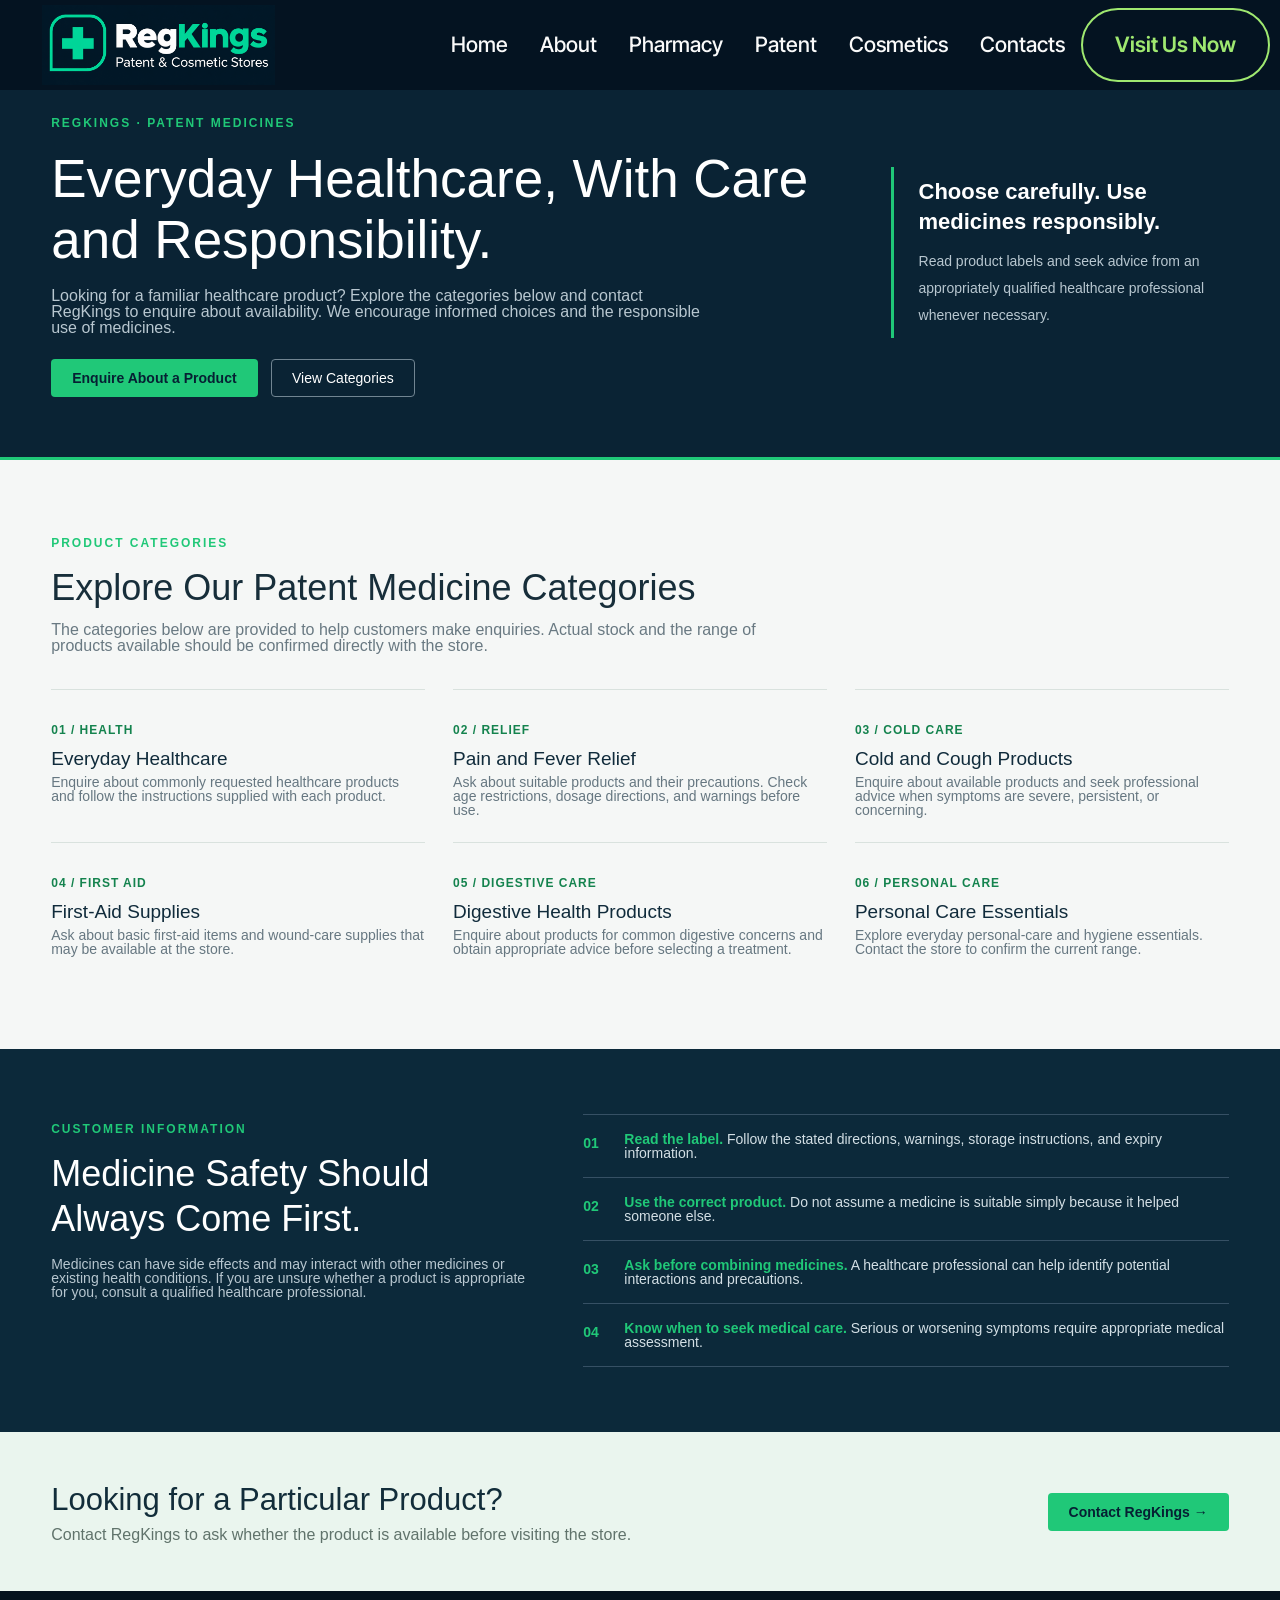
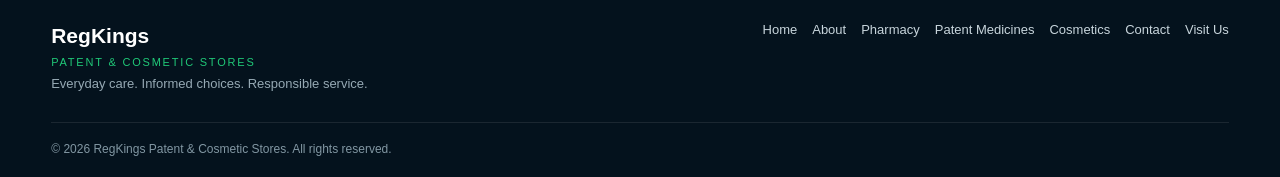
<file: patents.html>
<!DOCTYPE html>
<html  >
<head>
  <!-- Site made with Mobirise Website Builder v6.0.6, https://mobirise.com -->
  <meta charset="UTF-8">
  <meta http-equiv="X-UA-Compatible" content="IE=edge">
  <meta name="generator" content="Mobirise v6.0.6, mobirise.com">
  <meta name="viewport" content="width=device-width, initial-scale=1, minimum-scale=1">
  <link rel="shortcut icon" href="assets/images/file-000000003c3081f4be8e1316f37bb81c-128x128.png" type="image/x-icon">
  <meta name="description" content="">
  
  
  <title>patents</title>
  <link rel="stylesheet" href="assets/web/assets/mobirise-icons2/mobirise2.css">
  <link rel="stylesheet" href="assets/bootstrap/css/bootstrap.min.css">
  <link rel="stylesheet" href="assets/bootstrap/css/bootstrap-grid.min.css">
  <link rel="stylesheet" href="assets/bootstrap/css/bootstrap-reboot.min.css">
  <link rel="stylesheet" href="assets/animatecss/animate.css">
  <link rel="stylesheet" href="assets/dropdown/css/style.css">
  <link rel="stylesheet" href="assets/theme/css/style.css">
  <link rel="preload" href="https://fonts.googleapis.com/css?family=Inter+Tight:100,200,300,400,500,600,700,800,900,100i,200i,300i,400i,500i,600i,700i,800i,900i&display=swap" as="style" onload="this.onload=null;this.rel='stylesheet'">
  <noscript><link rel="stylesheet" href="https://fonts.googleapis.com/css?family=Inter+Tight:100,200,300,400,500,600,700,800,900,100i,200i,300i,400i,500i,600i,700i,800i,900i&display=swap"></noscript>
  <link rel="preload" as="style" href="assets/mobirise/css/mbr-additional.css?v=UGNbHZ"><link rel="stylesheet" href="assets/mobirise/css/mbr-additional.css?v=UGNbHZ" type="text/css">

  
  
  
</head>
<body>
  
  <section data-bs-version="5.1" class="menu menu6 cid-vzrADbYwt4" once="menu" id="menu06-f">
	

	<nav class="navbar navbar-dropdown opacityScrollOff navbar-fixed-top navbar-expand-lg">
		<div class="container">
			<div class="navbar-brand">
				<span class="navbar-logo">
					<a href="https://mobiri.se">
						<img src="assets/images/regkings-pharmacy-logo-460x158.png" alt="Mobirise Website Builder" style="height: 5rem;">
					</a>
				</span>
				
			</div>
			<button class="navbar-toggler" type="button" data-toggle="collapse" data-bs-toggle="collapse" data-target="#navbarSupportedContent" data-bs-target="#navbarSupportedContent" aria-controls="navbarNavAltMarkup" aria-expanded="false" aria-label="Toggle navigation">
				<div class="hamburger">
					<span></span>
					<span></span>
					<span></span>
					<span></span>
				</div>
			</button>
			<div class="collapse navbar-collapse opacityScrollOff" id="navbarSupportedContent">
				<ul class="navbar-nav nav-dropdown" data-app-modern-menu="true"><li class="nav-item">
						<a class="nav-link link text-white text-primary display-4" href="index.html">Home</a>
					</li><li class="nav-item"><a class="nav-link link text-white text-primary display-4" href="about.html">About</a></li><li class="nav-item"><a class="nav-link link text-white text-primary display-4" href="pharmacy.html">Pharmacy</a></li><li class="nav-item"><a class="nav-link link text-white text-primary display-4" href="patents.html">Patent</a></li><li class="nav-item"><a class="nav-link link text-white text-primary display-4" href="cosmetics.html">Cosmetics</a></li>
					
					<li class="nav-item">
						<a class="nav-link link text-white text-primary display-4" href="contact.html">Contacts</a>
					</li></ul>
				
				<div class="navbar-buttons mbr-section-btn"><a class="btn btn-primary-outline display-4" href="visit.html">Visit Us Now</a></div>
			</div>
		</div>
	</nav>
</section>

<style class="cid-GG6BpssD3O" id="header09-8" data-rv-view="110">
/* REGKINGS PATENT MEDICINES PAGE */
.regkings {
  --rk-navy: #071b2b;
  --rk-green: #20c878;
  --rk-white: #ffffff;
  --rk-muted: #b8c7d0;
  font-family: Arial, Helvetica, sans-serif;
  color: var(--rk-white);
  background: var(--rk-navy);
  line-height: 1.7;
  overflow: hidden;
}

.regkings * {
  box-sizing: border-box;
}

.regkings a {
  text-decoration: none;
}

.regkings .rk-container {
  width: 92%;
  max-width: 1180px;
  margin: auto;
}

/* FOOTER BRAND */
.regkings .rk-brand {
  color: #fff;
  font-size: 21px;
  font-weight: 800;
  line-height: 1.25;
}

.regkings .rk-brand span {
  display: block;
  color: var(--rk-green);
  font-size: 11px;
  letter-spacing: 1.8px;
  margin-top: 5px;
}

/* PAGE INTRODUCTION */
.regkings .rk-page-intro {
  padding: 66px 0 60px;
  background: #0a2334;
  border-bottom: 3px solid var(--rk-green);
}

.regkings .rk-breadcrumb {
  font-size: 12px;
  color: #a9bac5;
  margin-bottom: 22px;
}

.regkings .rk-breadcrumb a {
  color: var(--rk-green);
}

.regkings .rk-intro-grid {
  display: grid;
  grid-template-columns: 1.4fr .6fr;
  align-items: center;
  gap: 50px;
}

.regkings .rk-eyebrow {
  color: var(--rk-green);
  font-size: 12px;
  text-transform: uppercase;
  font-weight: 700;
  letter-spacing: 2px;
}

.regkings .rk-page-intro h1 {
  color: #fff;
  font-size: clamp(34px, 4.5vw, 53px);
  line-height: 1.15;
  margin: 13px 0 18px;
}

.regkings .rk-page-intro p {
  color: var(--rk-muted);
  max-width: 650px;
  margin: 0 0 23px;
}

.regkings .rk-intro-mark {
  border-left: 3px solid var(--rk-green);
  padding: 10px 0 10px 25px;
}

.regkings .rk-intro-mark strong {
  display: block;
  font-size: 22px;
  color: #fff;
  line-height: 1.35;
  margin-bottom: 10px;
}

.regkings .rk-intro-mark span {
  color: var(--rk-muted);
  font-size: 14px;
}

/* BUTTONS */
.regkings .rk-btn {
  display: inline-block;
  background: var(--rk-green);
  color: #062033;
  padding: 12px 21px;
  border-radius: 4px;
  font-size: 14px;
  font-weight: 700;
  transition: background .2s ease;
}

.regkings .rk-btn:hover {
  background: #47df96;
}

.regkings .rk-outline-btn {
  display: inline-block;
  border: 1px solid #718592;
  color: #fff;
  padding: 11px 20px;
  border-radius: 4px;
  margin-left: 9px;
  font-size: 14px;
}

.regkings .rk-outline-btn:hover {
  border-color: var(--rk-green);
  color: var(--rk-green);
}

/* PRODUCT CATEGORIES */
.regkings .rk-section {
  padding: 68px 0;
}

.regkings .rk-section-light {
  background: #f5f7f6;
  color: #172e3a;
}

.regkings .rk-section-heading {
  max-width: 740px;
  margin-bottom: 35px;
}

.regkings .rk-section-heading h2 {
  color: inherit;
  font-size: clamp(27px, 3.5vw, 36px);
  line-height: 1.25;
  margin: 9px 0 12px;
}

.regkings .rk-section-heading p {
  color: #697982;
  margin: 0;
}

.regkings .rk-product-grid {
  display: grid;
  grid-template-columns: repeat(3, minmax(0, 1fr));
  gap: 0 28px;
}

.regkings .rk-product {
  padding: 25px 0;
  border-top: 1px solid #d9e2de;
}

.regkings .rk-product-number {
  color: #14834e;
  font-size: 12px;
  font-weight: 800;
  letter-spacing: 1px;
}

.regkings .rk-product h3 {
  color: #102b3b;
  font-size: 19px;
  margin: 7px 0;
}

.regkings .rk-product p {
  color: #667781;
  font-size: 14px;
  margin: 0;
}

/* RESPONSIBLE USE */
.regkings .rk-guidance {
  padding: 65px 0;
  background: #0c293a;
}

.regkings .rk-guidance-grid {
  display: grid;
  grid-template-columns: .85fr 1.15fr;
  gap: 55px;
  align-items: start;
}

.regkings .rk-guidance h2 {
  color: #fff;
  font-size: clamp(27px, 3.5vw, 36px);
  line-height: 1.25;
  margin: 10px 0 16px;
}

.regkings .rk-guidance p {
  color: var(--rk-muted);
  font-size: 14px;
}

.regkings .rk-guidance-list {
  border-top: 1px solid #365064;
}

.regkings .rk-guidance-item {
  display: flex;
  gap: 16px;
  padding: 17px 0;
  border-bottom: 1px solid #365064;
}

.regkings .rk-guidance-item strong {
  color: var(--rk-green);
  font-size: 14px;
  min-width: 25px;
}

.regkings .rk-guidance-item p {
  color: #d3dfe5;
  margin: 0;
}

/* ENQUIRY BANNER */
.regkings .rk-enquiry {
  padding: 48px 0;
  background: #eaf5ee;
  color: #122d3a;
}

.regkings .rk-enquiry-inner {
  display: flex;
  align-items: center;
  justify-content: space-between;
  gap: 25px;
}

.regkings .rk-enquiry h2 {
  font-size: clamp(23px, 3vw, 31px);
  margin: 0 0 7px;
  line-height: 1.3;
}

.regkings .rk-enquiry p {
  color: #60736b;
  margin: 0;
}

.regkings .rk-enquiry .rk-btn {
  flex-shrink: 0;
}

/* FOOTER */
.regkings .rk-footer {
  padding: 32px 0 18px;
  background: #04121d;
}

.regkings .rk-footer-top {
  display: flex;
  align-items: flex-start;
  justify-content: space-between;
  flex-wrap: wrap;
  gap: 25px;
}

.regkings .rk-footer p {
  color: #96a9b4;
  font-size: 13px;
  margin: 9px 0;
}

.regkings .rk-footer-links {
  display: flex;
  flex-wrap: wrap;
  gap: 15px;
}

.regkings .rk-footer-links a {
  color: #c8d5dc;
  font-size: 13px;
}

.regkings .rk-footer-links a:hover {
  color: var(--rk-green);
}

.regkings .rk-copyright {
  margin-top: 23px;
  padding-top: 16px;
  border-top: 1px solid rgba(255,255,255,.09);
  color: #8297a3;
  font-size: 12px;
}

/* RESPONSIVE LAYOUT */
@media (max-width: 1000px) {
  .regkings .rk-product-grid {
    grid-template-columns: repeat(2, minmax(0, 1fr));
  }
}

@media (max-width: 760px) {
  .regkings .rk-page-intro {
    padding: 45px 0;
  }

  .regkings .rk-intro-grid,
  .regkings .rk-guidance-grid {
    grid-template-columns: 1fr;
    gap: 28px;
  }

  .regkings .rk-intro-mark {
    margin-top: 5px;
  }

  .regkings .rk-section {
    padding: 48px 0;
  }

  .regkings .rk-product-grid {
    grid-template-columns: 1fr;
  }

  .regkings .rk-enquiry-inner {
    align-items: flex-start;
    flex-direction: column;
  }

  .regkings .rk-outline-btn {
    margin: 12px 0 0;
  }
}
</style><div class="regkings cid-GG6BpssD3O" id="header09-8" data-rv-view="110">

  <!-- PAGE INTRODUCTION -->
  <section data-bs-version="5.1" class="rk-page-intro">
    <div class="rk-container">

      <div class="rk-breadcrumb">
        <a href="home.html">Home</a> &nbsp;/&nbsp; Patent Medicines
      </div>

      <div class="rk-intro-grid">
        <div>
          <span class="rk-eyebrow">RegKings · Patent Medicines</span>

          <h1>Everyday Healthcare, With Care and Responsibility.</h1>

          <p>
            Looking for a familiar healthcare product? Explore the categories
            below and contact RegKings to enquire about availability. We
            encourage informed choices and the responsible use of medicines.
          </p>

          <a href="contact.html" class="rk-btn">Enquire About a Product</a>
          <a href="pharmacy.html" class="rk-outline-btn">View Categories</a>
        </div>

        <div class="rk-intro-mark">
          <strong>Choose carefully. Use medicines responsibly.</strong>
          <span>
            Read product labels and seek advice from an appropriately
            qualified healthcare professional whenever necessary.
          </span>
        </div>
      </div>

    </div>
  </section>

  <!-- PRODUCT RANGE -->
  <section class="rk-section rk-section-light" id="rk-range">
    <div class="rk-container">

      <div class="rk-section-heading">
        <span class="rk-eyebrow">Product Categories</span>
        <h2>Explore Our Patent Medicine Categories</h2>
        <p>
          The categories below are provided to help customers make enquiries.
          Actual stock and the range of products available should be confirmed
          directly with the store.
        </p>
      </div>

      <div class="rk-product-grid">

        <article class="rk-product">
          <span class="rk-product-number">01 / HEALTH</span>
          <h3>Everyday Healthcare</h3>
          <p>
            Enquire about commonly requested healthcare products and follow
            the instructions supplied with each product.
          </p>
        </article>

        <article class="rk-product">
          <span class="rk-product-number">02 / RELIEF</span>
          <h3>Pain and Fever Relief</h3>
          <p>
            Ask about suitable products and their precautions. Check age
            restrictions, dosage directions, and warnings before use.
          </p>
        </article>

        <article class="rk-product">
          <span class="rk-product-number">03 / COLD CARE</span>
          <h3>Cold and Cough Products</h3>
          <p>
            Enquire about available products and seek professional advice
            when symptoms are severe, persistent, or concerning.
          </p>
        </article>

        <article class="rk-product">
          <span class="rk-product-number">04 / FIRST AID</span>
          <h3>First-Aid Supplies</h3>
          <p>
            Ask about basic first-aid items and wound-care supplies that
            may be available at the store.
          </p>
        </article>

        <article class="rk-product">
          <span class="rk-product-number">05 / DIGESTIVE CARE</span>
          <h3>Digestive Health Products</h3>
          <p>
            Enquire about products for common digestive concerns and obtain
            appropriate advice before selecting a treatment.
          </p>
        </article>

        <article class="rk-product">
          <span class="rk-product-number">06 / PERSONAL CARE</span>
          <h3>Personal Care Essentials</h3>
          <p>
            Explore everyday personal-care and hygiene essentials. Contact
            the store to confirm the current range.
          </p>
        </article>

      </div>

    </div>
  </section>

  <!-- RESPONSIBLE USE -->
  <section class="rk-guidance">
    <div class="rk-container rk-guidance-grid">

      <div>
        <span class="rk-eyebrow">Customer Information</span>
        <h2>Medicine Safety Should Always Come First.</h2>
        <p>
          Medicines can have side effects and may interact with other
          medicines or existing health conditions. If you are unsure whether
          a product is appropriate for you, consult a qualified healthcare
          professional.
        </p>
      </div>

      <div class="rk-guidance-list">

        <div class="rk-guidance-item">
          <strong>01</strong>
          <p>
            <strong>Read the label.</strong> Follow the stated directions, warnings,
            storage instructions, and expiry information.
          </p>
        </div>

        <div class="rk-guidance-item">
          <strong>02</strong>
          <p>
            <strong>Use the correct product.</strong> Do not assume a medicine is
            suitable simply because it helped someone else.
          </p>
        </div>

        <div class="rk-guidance-item">
          <strong>03</strong>
          <p>
            <strong>Ask before combining medicines.</strong> A healthcare professional
            can help identify potential interactions and precautions.
          </p>
        </div>

        <div class="rk-guidance-item">
          <strong>04</strong>
          <p>
            <strong>Know when to seek medical care.</strong> Serious or worsening
            symptoms require appropriate medical assessment.
          </p>
        </div>

      </div>

    </div>
  </section>

  <!-- PRODUCT ENQUIRY -->
  <section class="rk-enquiry">
    <div class="rk-container rk-enquiry-inner">

      <div>
        <h2>Looking for a Particular Product?</h2>
        <p>
          Contact RegKings to ask whether the product is available before
          visiting the store.
        </p>
      </div>

      <a href="contact.html" class="rk-btn">Contact RegKings →</a>

    </div>
  </section>

  <!-- FOOTER -->
  <footer class="rk-footer">
    <div class="rk-container">

      <div class="rk-footer-top">
        <div>
          <a href="home.html" class="rk-brand">
            RegKings
            <span>PATENT &amp; COSMETIC STORES</span>
          </a>
          <p>Everyday care. Informed choices. Responsible service.</p>
        </div>

        <nav class="rk-footer-links" aria-label="Footer navigation">
          <a href="index.html">Home</a>
          <a href="about.html">About</a>
          <a href="pharmacy.html">Pharmacy</a>
          <a href="patents.html">Patent Medicines</a>
          <a href="cosmetics.html">Cosmetics</a>
          <a href="contact.html">Contact</a>
          <a href="visit.html">Visit Us</a>
        </nav>
      </div>

      <div class="rk-copyright">
        © <span id="rk-year">2026</span>
        RegKings Patent &amp; Cosmetic Stores. All rights reserved.
      </div>

    </div>
  </footer>

</div><script class="cid-GG6BpssD3O" id="header09-8" data-rv-view="110">
(function () {
  var year = document.getElementById("rk-year");

  if (year) {
    year.textContent = new Date().getFullYear();
  }
})();
</script>


<script src="assets/bootstrap/js/bootstrap.bundle.min.js"></script>
  <script src="assets/smoothscroll/smooth-scroll.js"></script>
  <script src="assets/ytplayer/index.js"></script>
  <script src="assets/dropdown/js/navbar-dropdown.js"></script>
  <script src="assets/theme/js/script.js"></script>
  
  
  
 <div id="scrollToTop" class="scrollToTop mbr-arrow-up"><a style="text-align: center;"><i class="mbr-arrow-up-icon mbr-arrow-up-icon-cm cm-icon cm-icon-smallarrow-up"></i></a></div>
    <input name="animation" type="hidden">
  </body>
</html>
</file>
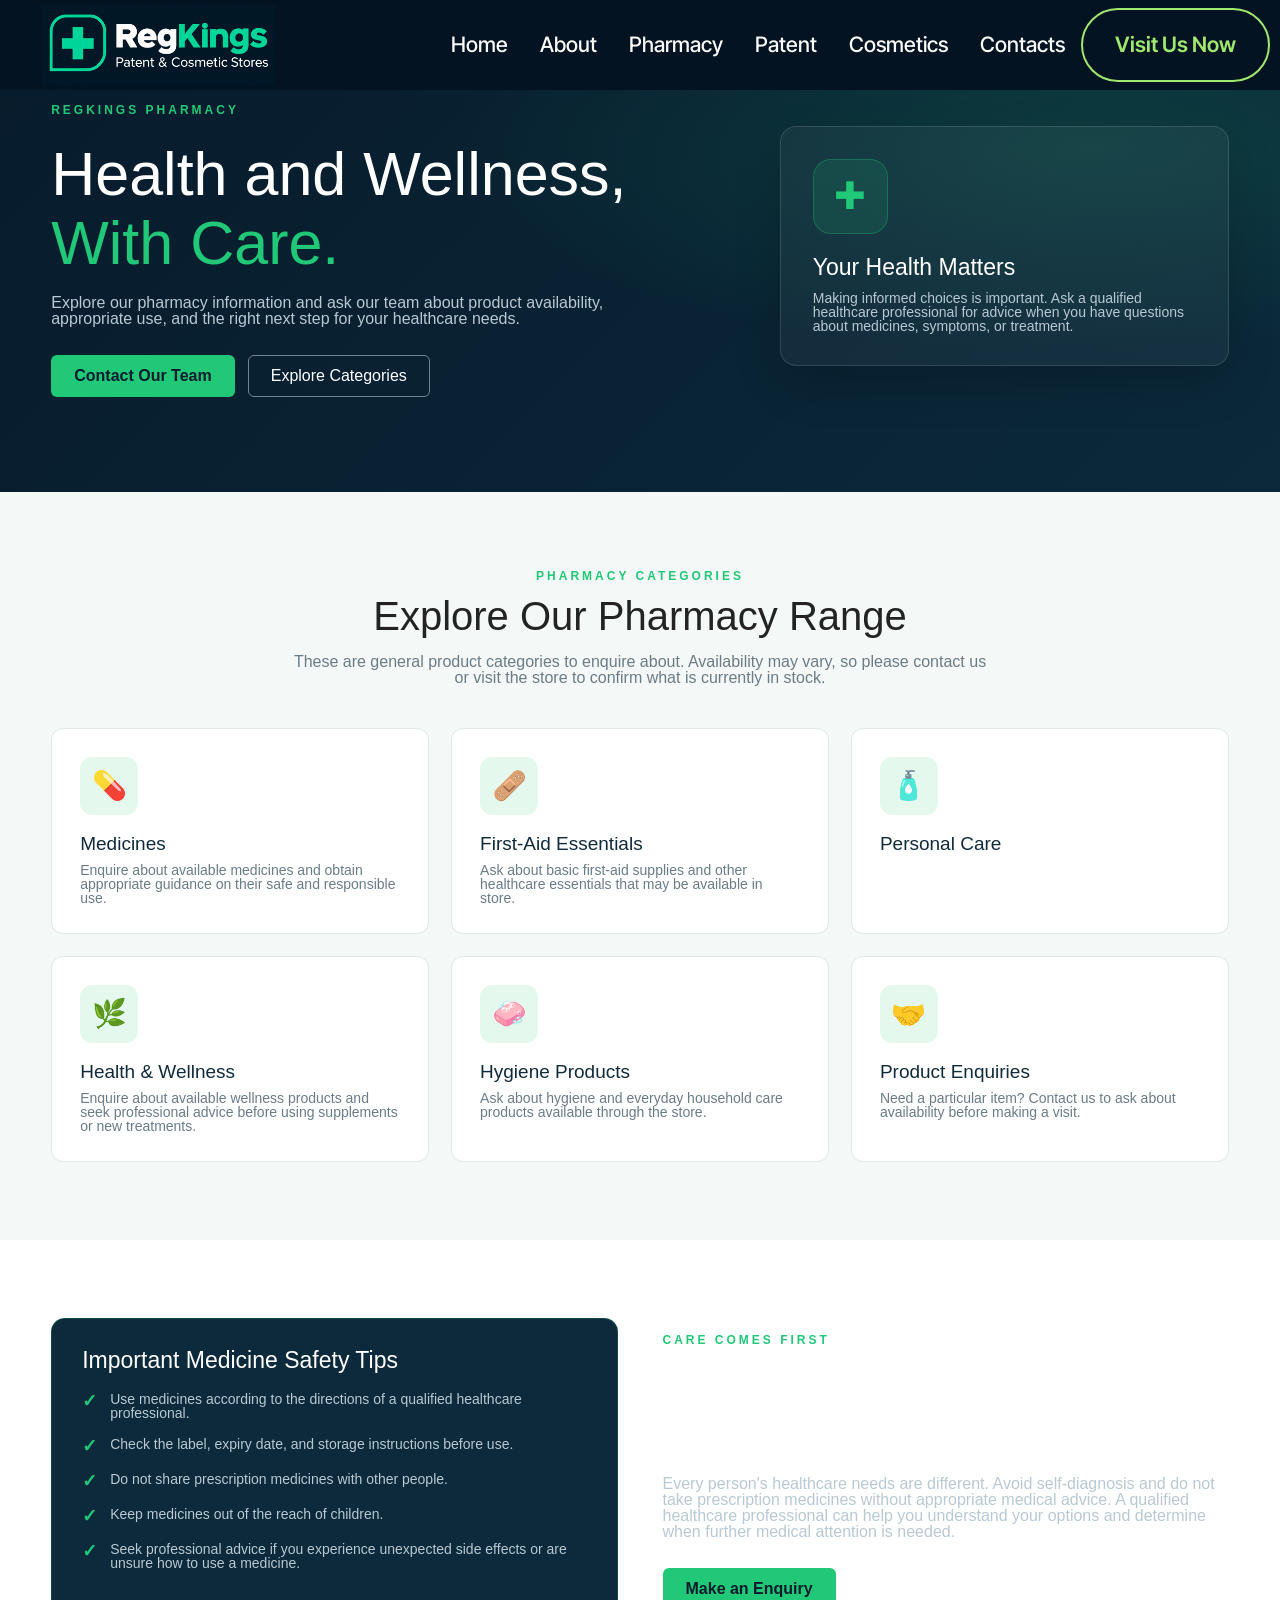
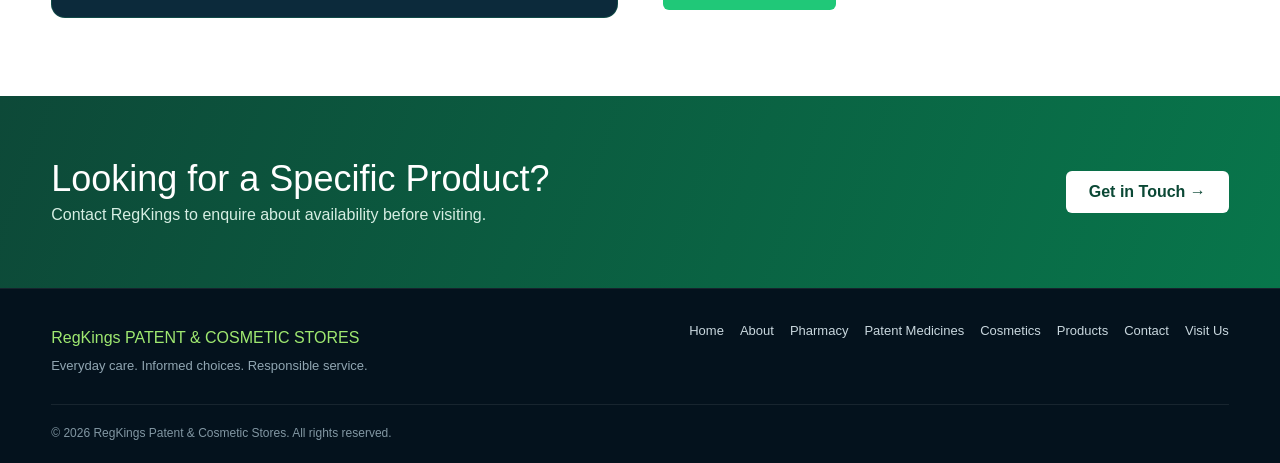
<file: pharmacy.html>
<!DOCTYPE html>
<html  >
<head>
  <!-- Site made with Mobirise Website Builder v6.0.6, https://mobirise.com -->
  <meta charset="UTF-8">
  <meta http-equiv="X-UA-Compatible" content="IE=edge">
  <meta name="generator" content="Mobirise v6.0.6, mobirise.com">
  <meta name="viewport" content="width=device-width, initial-scale=1, minimum-scale=1">
  <link rel="shortcut icon" href="assets/images/file-000000003c3081f4be8e1316f37bb81c-128x128.png" type="image/x-icon">
  <meta name="description" content="">
  
  
  <title>pharmacy</title>
  <link rel="stylesheet" href="assets/web/assets/mobirise-icons2/mobirise2.css">
  <link rel="stylesheet" href="assets/bootstrap/css/bootstrap.min.css">
  <link rel="stylesheet" href="assets/bootstrap/css/bootstrap-grid.min.css">
  <link rel="stylesheet" href="assets/bootstrap/css/bootstrap-reboot.min.css">
  <link rel="stylesheet" href="assets/animatecss/animate.css">
  <link rel="stylesheet" href="assets/dropdown/css/style.css">
  <link rel="stylesheet" href="assets/theme/css/style.css">
  <link rel="preload" href="https://fonts.googleapis.com/css?family=Inter+Tight:100,200,300,400,500,600,700,800,900,100i,200i,300i,400i,500i,600i,700i,800i,900i&display=swap" as="style" onload="this.onload=null;this.rel='stylesheet'">
  <noscript><link rel="stylesheet" href="https://fonts.googleapis.com/css?family=Inter+Tight:100,200,300,400,500,600,700,800,900,100i,200i,300i,400i,500i,600i,700i,800i,900i&display=swap"></noscript>
  <link rel="preload" as="style" href="assets/mobirise/css/mbr-additional.css?v=1K2l7D"><link rel="stylesheet" href="assets/mobirise/css/mbr-additional.css?v=1K2l7D" type="text/css">

  
  
  
</head>
<body>
  
  <section data-bs-version="5.1" class="menu menu6 cid-vzrADbYwt4" once="menu" id="menu06-f">
	

	<nav class="navbar navbar-dropdown opacityScrollOff navbar-fixed-top navbar-expand-lg">
		<div class="container">
			<div class="navbar-brand">
				<span class="navbar-logo">
					<a href="https://mobiri.se">
						<img src="assets/images/regkings-pharmacy-logo-460x158.png" alt="Mobirise Website Builder" style="height: 5rem;">
					</a>
				</span>
				
			</div>
			<button class="navbar-toggler" type="button" data-toggle="collapse" data-bs-toggle="collapse" data-target="#navbarSupportedContent" data-bs-target="#navbarSupportedContent" aria-controls="navbarNavAltMarkup" aria-expanded="false" aria-label="Toggle navigation">
				<div class="hamburger">
					<span></span>
					<span></span>
					<span></span>
					<span></span>
				</div>
			</button>
			<div class="collapse navbar-collapse opacityScrollOff" id="navbarSupportedContent">
				<ul class="navbar-nav nav-dropdown" data-app-modern-menu="true"><li class="nav-item">
						<a class="nav-link link text-white text-primary display-4" href="index.html">Home</a>
					</li><li class="nav-item"><a class="nav-link link text-white text-primary display-4" href="about.html">About</a></li><li class="nav-item"><a class="nav-link link text-white text-primary display-4" href="pharmacy.html">Pharmacy</a></li><li class="nav-item"><a class="nav-link link text-white text-primary display-4" href="patents.html">Patent</a></li><li class="nav-item"><a class="nav-link link text-white text-primary display-4" href="cosmetics.html">Cosmetics</a></li>
					
					<li class="nav-item">
						<a class="nav-link link text-white text-primary display-4" href="contact.html">Contacts</a>
					</li></ul>
				
				<div class="navbar-buttons mbr-section-btn"><a class="btn btn-primary-outline display-4" href="visit.html">Visit Us Now</a></div>
			</div>
		</div>
	</nav>
</section>

<style class="cid-GG6BbHZWFp" id="header09-7" data-rv-view="107">
/* REGKINGS PHARMACY PAGE */
.regkings {
  --rk-navy: #071b2b;
  --rk-green: #20c878;
  --rk-light: #f4f8f6;
  --rk-muted: #b8c9d3;
  font-family: Arial, Helvetica, sans-serif;
  color: var(--rk-light);
  background: var(--rk-navy);
  line-height: 1.7;
  overflow: hidden;
}

.regkings * {
  box-sizing: border-box;
}

.regkings a {
  text-decoration: none;
}

.regkings .rk-container {
  width: 92%;
  max-width: 1180px;
  margin: auto;
}

/* BUTTONS */
.regkings .rk-btn {
  display: inline-block;
  background: var(--rk-green);
  color: #061b2b;
  font-weight: 700;
  padding: 13px 23px;
  border-radius: 6px;
  transition: .25s;
}

.regkings .rk-btn:hover {
  background: #43e394;
  transform: translateY(-2px);
}

.regkings .rk-btn-outline {
  display: inline-block;
  color: #fff;
  border: 1px solid #6b8796;
  padding: 12px 22px;
  border-radius: 6px;
  transition: .25s;
}

.regkings .rk-btn-outline:hover {
  border-color: var(--rk-green);
  color: var(--rk-green);
}

/* HERO */
.regkings .rk-hero {
  padding: 95px 0;
  background:
    radial-gradient(ellipse at 85% 30%, rgba(32,200,120,.15), transparent 42%),
    linear-gradient(135deg, #071b2b 0%, #0b293b 100%);
}

.regkings .rk-hero-grid {
  display: grid;
  grid-template-columns: 1.2fr .8fr;
  align-items: center;
  gap: 55px;
}

.regkings .rk-eyebrow {
  color: var(--rk-green);
  font-size: 12px;
  font-weight: 800;
  letter-spacing: 3px;
  text-transform: uppercase;
}

.regkings .rk-hero h1 {
  color: #fff;
  font-size: clamp(38px, 5vw, 61px);
  line-height: 1.12;
  margin: 18px 0;
}

.regkings .rk-hero h1 span {
  color: var(--rk-green);
}

.regkings .rk-hero p {
  color: var(--rk-muted);
  font-size: 16px;
  max-width: 590px;
  margin-bottom: 28px;
}

.regkings .rk-hero-actions {
  display: flex;
  flex-wrap: wrap;
  gap: 13px;
}

.regkings .rk-hero-card {
  background: rgba(255,255,255,.045);
  border: 1px solid rgba(255,255,255,.12);
  padding: 32px;
  border-radius: 16px;
  box-shadow: 0 18px 45px rgba(0,0,0,.18);
}

.regkings .rk-hero-icon {
  width: 75px;
  height: 75px;
  border-radius: 18px;
  background: rgba(32,200,120,.12);
  border: 1px solid rgba(32,200,120,.3);
  display: grid;
  place-items: center;
  color: var(--rk-green);
  font-size: 38px;
  margin-bottom: 22px;
}

.regkings .rk-hero-card h3 {
  color: #fff;
  font-size: 23px;
  margin: 0 0 12px;
}

.regkings .rk-hero-card p {
  font-size: 14px;
  margin: 0;
}

/* SECTION HEADINGS */
.regkings .rk-section {
  padding: 78px 0;
}

.regkings .rk-section-light {
  background: #f4f8f6;
  color: #102b3b;
}

.regkings .rk-heading {
  max-width: 700px;
  margin: 0 auto 42px;
  text-align: center;
}

.regkings .rk-heading .rk-eyebrow {
  display: block;
  margin-bottom: 10px;
}

.regkings .rk-heading h2 {
  font-size: clamp(28px, 4vw, 40px);
  line-height: 1.2;
  margin: 0 0 14px;
}

.regkings .rk-heading p {
  color: #6a7c86;
  margin: 0;
}

/* CATEGORY CARDS */
.regkings .rk-categories {
  display: grid;
  grid-template-columns: repeat(3, 1fr);
  gap: 22px;
}

.regkings .rk-category {
  background: #fff;
  border: 1px solid #e0e9e4;
  border-radius: 12px;
  padding: 28px;
  transition: transform .25s, box-shadow .25s;
}

.regkings .rk-category:hover {
  transform: translateY(-5px);
  box-shadow: 0 15px 35px rgba(9,40,30,.09);
}

.regkings .rk-category-icon {
  width: 58px;
  height: 58px;
  display: grid;
  place-items: center;
  border-radius: 12px;
  background: #e5f8ee;
  font-size: 28px;
  margin-bottom: 19px;
}

.regkings .rk-category h3 {
  color: #102b3b;
  font-size: 19px;
  margin: 0 0 10px;
}

.regkings .rk-category p {
  color: #6a7c86;
  font-size: 14px;
  margin: 0;
}

/* RESPONSIBLE MEDICINE USE */
.regkings .rk-safety-grid {
  display: grid;
  grid-template-columns: 1fr 1fr;
  gap: 45px;
  align-items: center;
}

.regkings .rk-safety-panel {
  background: #0c2a3b;
  border: 1px solid rgba(32,200,120,.2);
  border-radius: 14px;
  padding: 30px;
}

.regkings .rk-safety-panel h3 {
  color: #fff;
  font-size: 23px;
  margin: 0 0 20px;
}

.regkings .rk-safety-item {
  display: flex;
  gap: 13px;
  margin: 17px 0;
  color: var(--rk-muted);
  font-size: 14px;
}

.regkings .rk-check {
  color: var(--rk-green);
  font-weight: 800;
  font-size: 18px;
}

.regkings .rk-safety-copy h2 {
  color: #fff;
  font-size: clamp(28px, 4vw, 39px);
  line-height: 1.2;
  margin: 12px 0 18px;
}

.regkings .rk-safety-copy p {
  color: var(--rk-muted);
}

.regkings .rk-safety-copy .rk-btn {
  margin-top: 12px;
}

/* CONTACT BANNER */
.regkings .rk-contact {
  padding: 65px 0;
  background: linear-gradient(110deg, #0d4938, #08764b);
}

.regkings .rk-contact-inner {
  display: flex;
  justify-content: space-between;
  align-items: center;
  gap: 30px;
}

.regkings .rk-contact h2 {
  color: #fff;
  font-size: clamp(25px, 4vw, 36px);
  margin: 0 0 10px;
}

.regkings .rk-contact p {
  color: #d6eee3;
  margin: 0;
}

.regkings .rk-contact .rk-btn {
  background: #fff;
  color: #0b4835;
  white-space: nowrap;
}

/* FOOTER */
.regkings .rk-footer {
  background: #04121d;
  padding: 35px 0 20px;
  border-top: 1px solid rgba(255,255,255,.07);
}

.regkings .rk-footer-inner {
  display: flex;
  justify-content: space-between;
  gap: 25px;
  flex-wrap: wrap;
}

.regkings .rk-footer p {
  color: #91a6b2;
  font-size: 13px;
  margin: 8px 0;
}

.regkings .rk-footer-links {
  display: flex;
  flex-wrap: wrap;
  gap: 16px;
}

.regkings .rk-footer-links a {
  color: #c9d7de;
  font-size: 13px;
}

.regkings .rk-footer-links a:hover {
  color: var(--rk-green);
}

.regkings .rk-copyright {
  border-top: 1px solid rgba(255,255,255,.08);
  margin-top: 24px;
  padding-top: 18px;
  color: #8297a3;
  font-size: 12px;
}

/* MOBILE RESPONSIVENESS */
@media (max-width: 1000px) {
  .regkings .rk-hero-grid {
    gap: 30px;
  }

  .regkings .rk-categories {
    grid-template-columns: repeat(2, 1fr);
  }
}

@media (max-width: 760px) {
  .regkings .rk-hero {
    padding: 65px 0;
  }

  .regkings .rk-hero-grid,
  .regkings .rk-safety-grid {
    grid-template-columns: 1fr;
  }

  .regkings .rk-hero-card {
    padding: 25px;
  }

  .regkings .rk-section {
    padding: 58px 0;
  }

  .regkings .rk-categories {
    grid-template-columns: 1fr;
  }

  .regkings .rk-contact-inner {
    flex-direction: column;
    align-items: flex-start;
  }

  .regkings .rk-contact .rk-btn {
    white-space: normal;
  }
}
</style><div class="regkings cid-GG6BbHZWFp" id="header09-7" data-rv-view="107">

  <!-- HERO -->
  <section data-bs-version="5.1" class="rk-hero">
    <div class="rk-container rk-hero-grid">
      <div>
        <span class="rk-eyebrow">RegKings Pharmacy</span>
        <h1>Health and Wellness, <span>With Care.</span></h1>
        <p>
          Explore our pharmacy information and ask our team about product
          availability, appropriate use, and the right next step for your
          healthcare needs.
        </p>

        <div class="rk-hero-actions">
          <a href="contact.html" class="rk-btn">Contact Our Team</a>
          <a href="#rk-categories" class="rk-btn-outline">Explore Categories</a>
        </div>
      </div>

      <div class="rk-hero-card">
        <div class="rk-hero-icon">✚</div>
        <h3>Your Health Matters</h3>
        <p>
          Making informed choices is important. Ask a qualified healthcare
          professional for advice when you have questions about medicines,
          symptoms, or treatment.
        </p>
      </div>
    </div>
  </section>

  <!-- PHARMACY CATEGORIES -->
  <section class="rk-section rk-section-light" id="rk-categories">
    <div class="rk-container">
      <div class="rk-heading">
        <span class="rk-eyebrow">Pharmacy Categories</span>
        <h2>Explore Our Pharmacy Range</h2>
        <p>
          These are general product categories to enquire about.
          Availability may vary, so please contact us or visit the store
          to confirm what is currently in stock.
        </p>
      </div>

      <div class="rk-categories">

        <article class="rk-category">
          <div class="rk-category-icon">💊</div>
          <h3>Medicines</h3>
          <p>
            Enquire about available medicines and obtain appropriate guidance
            on their safe and responsible use.
          </p>
        </article>

        <article class="rk-category">
          <div class="rk-category-icon">🩹</div>
          <h3>First-Aid Essentials</h3>
          <p>
            Ask about basic first-aid supplies and other healthcare essentials
            that may be available in store.
          </p>
        </article>

        <article class="rk-category">
          <div class="rk-category-icon">🧴</div>
          <h3>Personal Care</h3>
          <p>
            Explore personal hygiene and everyday care products suited to
            your needs.
          </p>
        </article>

        <article class="rk-category">
          <div class="rk-category-icon">🌿</div>
          <h3>Health &amp; Wellness</h3>
          <p>
            Enquire about available wellness products and seek professional
            advice before using supplements or new treatments.
          </p>
        </article>

        <article class="rk-category">
          <div class="rk-category-icon">🧼</div>
          <h3>Hygiene Products</h3>
          <p>
            Ask about hygiene and everyday household care products available
            through the store.
          </p>
        </article>

        <article class="rk-category">
          <div class="rk-category-icon">🤝</div>
          <h3>Product Enquiries</h3>
          <p>
            Need a particular item? Contact us to ask about availability
            before making a visit.
          </p>
        </article>

      </div>
    </div>
  </section>

  <!-- RESPONSIBLE MEDICINE USE -->
  <section class="rk-section">
    <div class="rk-container rk-safety-grid">

      <div class="rk-safety-panel">
        <h3>Important Medicine Safety Tips</h3>

        <div class="rk-safety-item">
          <span class="rk-check">✓</span>
          <span>Use medicines according to the directions of a qualified healthcare professional.</span>
        </div>

        <div class="rk-safety-item">
          <span class="rk-check">✓</span>
          <span>Check the label, expiry date, and storage instructions before use.</span>
        </div>

        <div class="rk-safety-item">
          <span class="rk-check">✓</span>
          <span>Do not share prescription medicines with other people.</span>
        </div>

        <div class="rk-safety-item">
          <span class="rk-check">✓</span>
          <span>Keep medicines out of the reach of children.</span>
        </div>

        <div class="rk-safety-item">
          <span class="rk-check">✓</span>
          <span>Seek professional advice if you experience unexpected side effects or are unsure how to use a medicine.</span>
        </div>
      </div>

      <div class="rk-safety-copy">
        <span class="rk-eyebrow">Care Comes First</span>
        <h2>Make Informed Healthcare Decisions.</h2>
        <p>
          Every person's healthcare needs are different. Avoid self-diagnosis
          and do not take prescription medicines without appropriate medical
          advice. A qualified healthcare professional can help you understand
          your options and determine when further medical attention is needed.
        </p>
        <a href="contact.html" class="rk-btn">Make an Enquiry</a>
      </div>

    </div>
  </section>

  <!-- CONTACT CTA -->
  <section class="rk-contact">
    <div class="rk-container rk-contact-inner">
      <div>
        <h2>Looking for a Specific Product?</h2>
        <p>Contact RegKings to enquire about availability before visiting.</p>
      </div>
      <a href="contact.html" class="rk-btn">Get in Touch →</a>
    </div>
  </section>

  <!-- FOOTER -->
  <footer class="rk-footer">
    <div class="rk-container">
      <div class="rk-footer-inner">
        <div>
          <a href="index.html" class="rk-brand">
            RegKings
            <span>PATENT &amp; COSMETIC STORES</span>
          </a>
          <p>Everyday care. Informed choices. Responsible service.</p>
        </div>

        <nav class="rk-footer-links" aria-label="Footer navigation">
          <a href="index.html">Home</a>
          <a href="about.html">About</a>
          <a href="pharmacy.html">Pharmacy</a>
          <a href="patents.html">Patent Medicines</a>
          <a href="cosmetics.html">Cosmetics</a>
          <a href="products.html">Products</a>
          <a href="contact.html">Contact</a>
          <a href="visit.html">Visit Us</a>
        </nav>
      </div>

      <div class="rk-copyright">
        © <span id="rk-year">2026</span> RegKings Patent &amp; Cosmetic Stores.
        All rights reserved.
      </div>
    </div>
  </footer>

</div><script class="cid-GG6BbHZWFp" id="header09-7" data-rv-view="107">
(function () {
  var year = document.getElementById("rk-year");

  if (year) {
    year.textContent = new Date().getFullYear();
  }
})();
</script>


<script src="assets/bootstrap/js/bootstrap.bundle.min.js"></script>
  <script src="assets/smoothscroll/smooth-scroll.js"></script>
  <script src="assets/ytplayer/index.js"></script>
  <script src="assets/dropdown/js/navbar-dropdown.js"></script>
  <script src="assets/theme/js/script.js"></script>
  
  
  
 <div id="scrollToTop" class="scrollToTop mbr-arrow-up"><a style="text-align: center;"><i class="mbr-arrow-up-icon mbr-arrow-up-icon-cm cm-icon cm-icon-smallarrow-up"></i></a></div>
    <input name="animation" type="hidden">
  </body>
</html>
</file>
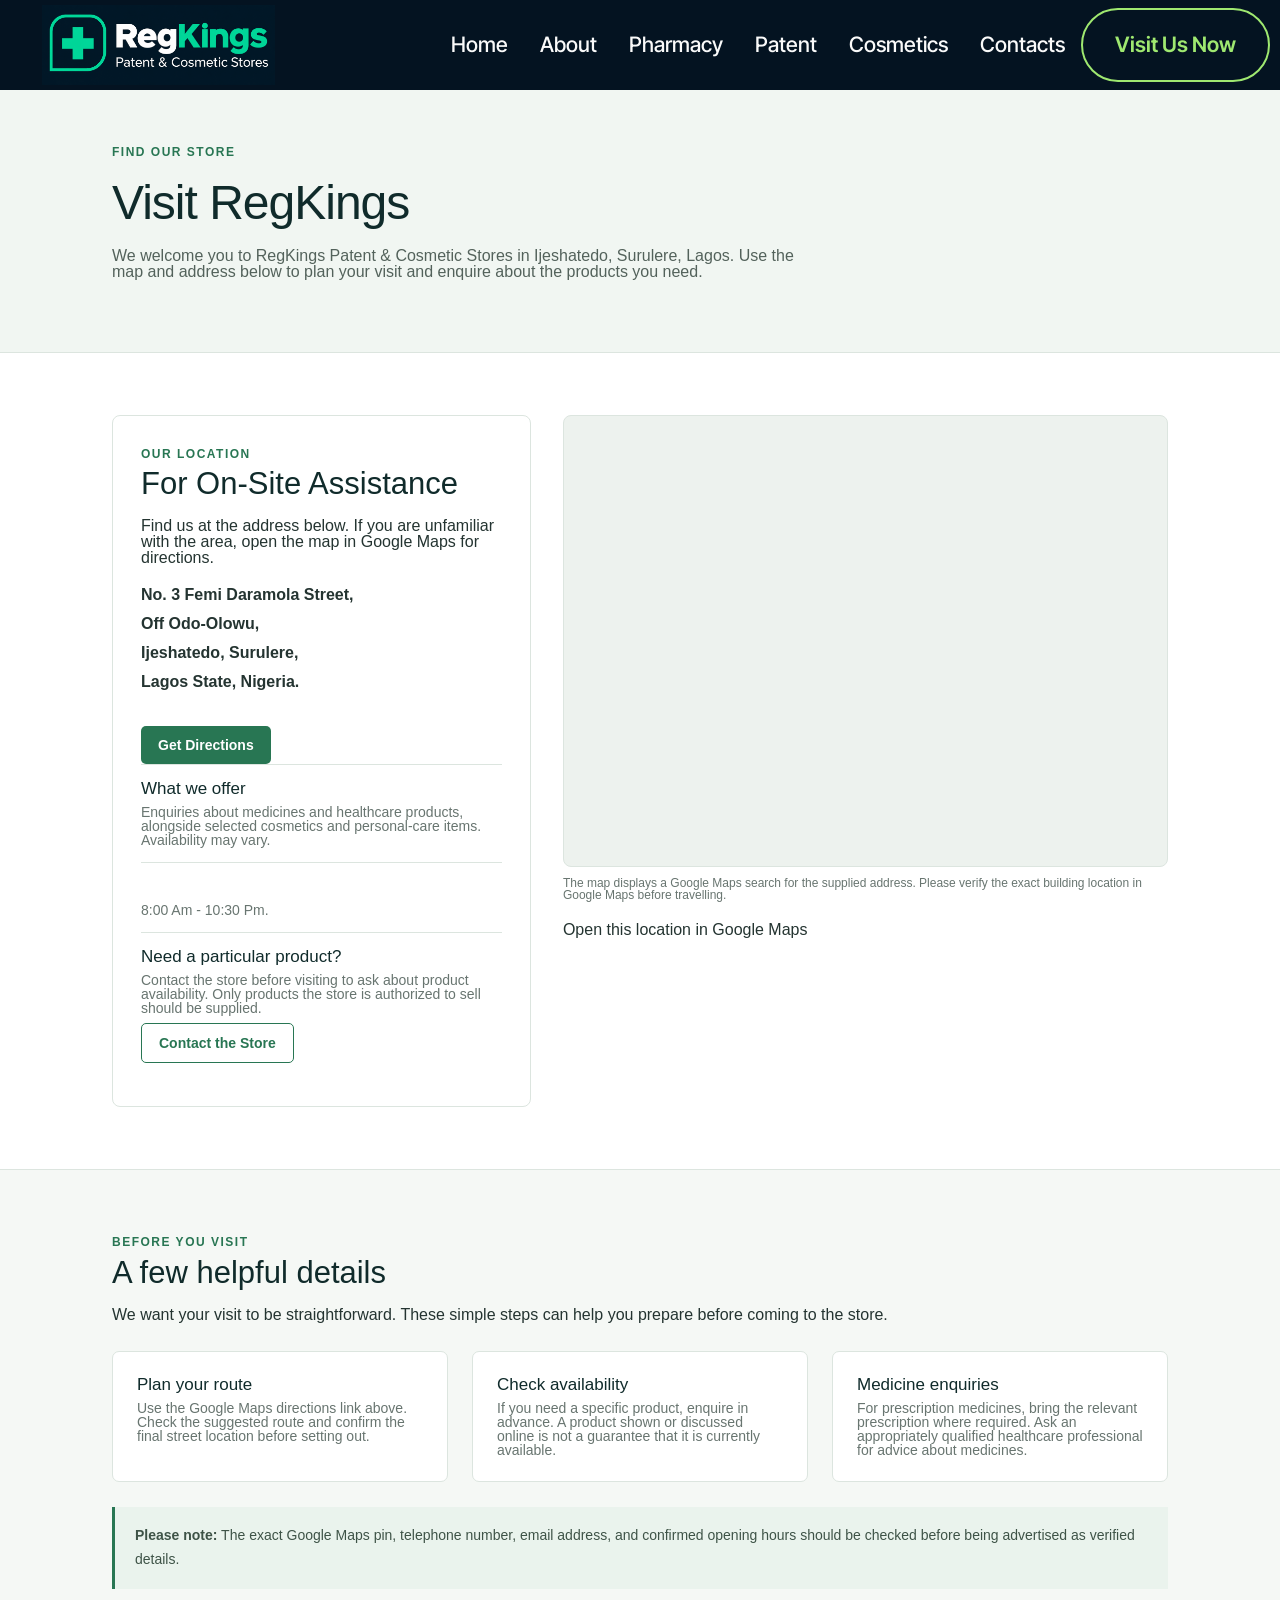
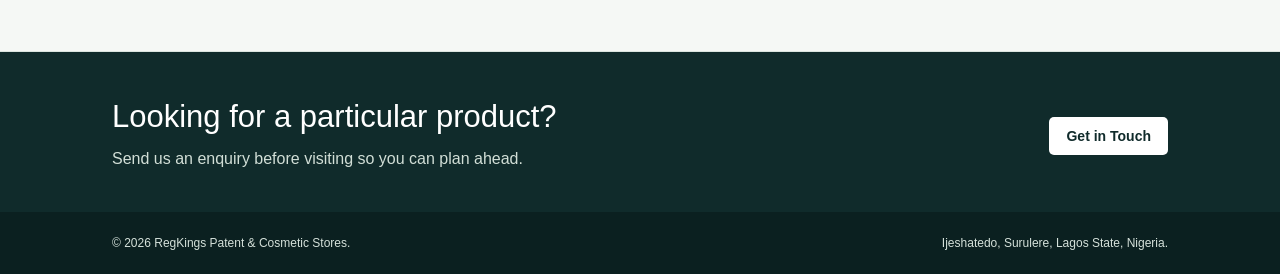
<file: visit.html>
<!DOCTYPE html>
<html  >
<head>
  <!-- Site made with Mobirise Website Builder v6.0.6, https://mobirise.com -->
  <meta charset="UTF-8">
  <meta http-equiv="X-UA-Compatible" content="IE=edge">
  <meta name="generator" content="Mobirise v6.0.6, mobirise.com">
  <meta name="viewport" content="width=device-width, initial-scale=1, minimum-scale=1">
  <link rel="shortcut icon" href="assets/images/file-000000003c3081f4be8e1316f37bb81c-128x128.png" type="image/x-icon">
  <meta name="description" content="">
  
  
  <title>visit</title>
  <link rel="stylesheet" href="assets/web/assets/mobirise-icons2/mobirise2.css">
  <link rel="stylesheet" href="assets/bootstrap/css/bootstrap.min.css">
  <link rel="stylesheet" href="assets/bootstrap/css/bootstrap-grid.min.css">
  <link rel="stylesheet" href="assets/bootstrap/css/bootstrap-reboot.min.css">
  <link rel="stylesheet" href="assets/animatecss/animate.css">
  <link rel="stylesheet" href="assets/dropdown/css/style.css">
  <link rel="stylesheet" href="assets/theme/css/style.css">
  <link rel="preload" href="https://fonts.googleapis.com/css?family=Inter+Tight:100,200,300,400,500,600,700,800,900,100i,200i,300i,400i,500i,600i,700i,800i,900i&display=swap" as="style" onload="this.onload=null;this.rel='stylesheet'">
  <noscript><link rel="stylesheet" href="https://fonts.googleapis.com/css?family=Inter+Tight:100,200,300,400,500,600,700,800,900,100i,200i,300i,400i,500i,600i,700i,800i,900i&display=swap"></noscript>
  <link rel="preload" as="style" href="assets/mobirise/css/mbr-additional.css?v=o4f9Tn"><link rel="stylesheet" href="assets/mobirise/css/mbr-additional.css?v=o4f9Tn" type="text/css">

  
  
  
</head>
<body>
  
  <section data-bs-version="5.1" class="menu menu6 cid-vzrADbYwt4" once="menu" id="menu06-f">
	

	<nav class="navbar navbar-dropdown opacityScrollOff navbar-fixed-top navbar-expand-lg">
		<div class="container">
			<div class="navbar-brand">
				<span class="navbar-logo">
					<a href="https://mobiri.se">
						<img src="assets/images/regkings-pharmacy-logo-460x158.png" alt="Mobirise Website Builder" style="height: 5rem;">
					</a>
				</span>
				
			</div>
			<button class="navbar-toggler" type="button" data-toggle="collapse" data-bs-toggle="collapse" data-target="#navbarSupportedContent" data-bs-target="#navbarSupportedContent" aria-controls="navbarNavAltMarkup" aria-expanded="false" aria-label="Toggle navigation">
				<div class="hamburger">
					<span></span>
					<span></span>
					<span></span>
					<span></span>
				</div>
			</button>
			<div class="collapse navbar-collapse opacityScrollOff" id="navbarSupportedContent">
				<ul class="navbar-nav nav-dropdown" data-app-modern-menu="true"><li class="nav-item">
						<a class="nav-link link text-white text-primary display-4" href="index.html">Home</a>
					</li><li class="nav-item"><a class="nav-link link text-white text-primary display-4" href="about.html">About</a></li><li class="nav-item"><a class="nav-link link text-white text-primary display-4" href="pharmacy.html">Pharmacy</a></li><li class="nav-item"><a class="nav-link link text-white text-primary display-4" href="patents.html">Patent</a></li><li class="nav-item"><a class="nav-link link text-white text-primary display-4" href="cosmetics.html">Cosmetics</a></li>
					
					<li class="nav-item">
						<a class="nav-link link text-white text-primary display-4" href="contact.html">Contacts</a>
					</li></ul>
				
				<div class="navbar-buttons mbr-section-btn"><a class="btn btn-primary-outline display-4" href="visit.html">Visit Us Now</a></div>
			</div>
		</div>
	</nav>
</section>

<style class="cid-GG6BG4tito" id="header09-b" data-rv-view="116">
.regkings {
  --navy: #102b2b;
  --green: #287653;
  --light-green: #eaf3ed;
  --ink: #243431;
  --muted: #687570;
  --line: #dce5df;
  font-family: Arial, Helvetica, sans-serif;
  color: var(--ink);
  background: #ffffff;
  line-height: 1.7;
}
.regkings * { box-sizing: border-box; }
.regkings a { color: inherit; }
.regkings .container {
  width: min(1120px, 92%);
  margin: auto;
}
.regkings .site-header {
  background: var(--navy);
  color: #ffffff;
  padding: 17px 0;
}
.regkings .nav-row {
  display: flex;
  align-items: center;
  justify-content: space-between;
  gap: 24px;
}
.regkings .brand {
  color: #ffffff;
  text-decoration: none;
  font-size: 19px;
  font-weight: 700;
  line-height: 1.3;
}
.regkings .brand small {
  display: block;
  color: #c5d9ce;
  font-size: 11px;
  font-weight: 400;
  letter-spacing: 1px;
  margin-top: 4px;
}
.regkings .nav-links {
  display: flex;
  align-items: center;
  flex-wrap: wrap;
  gap: 17px;
}
.regkings .nav-links a {
  color: #eaf2ed;
  text-decoration: none;
  font-size: 13px;
}
.regkings .nav-links a:hover,
.regkings .nav-links a[aria-current="page"] {
  color: #a9dfba;
}
.regkings .menu-toggle {
  display: none;
  border: 1px solid #6c8c7c;
  border-radius: 5px;
  padding: 8px 11px;
  background: transparent;
  color: #ffffff;
  cursor: pointer;
}
.regkings .page-intro {
  padding: 65px 0 57px;
  background: #f1f6f2;
  border-bottom: 1px solid var(--line);
}
.regkings .eyebrow {
  color: var(--green);
  font-size: 12px;
  font-weight: 700;
  letter-spacing: 1.5px;
  text-transform: uppercase;
}
.regkings h1 {
  color: var(--navy);
  font-size: clamp(32px, 5vw, 48px);
  line-height: 1.15;
  letter-spacing: -1px;
  margin: 13px 0 17px;
}
.regkings h2 {
  color: var(--navy);
  font-size: clamp(23px, 3vw, 31px);
  line-height: 1.3;
  margin: 0 0 14px;
}
.regkings h3 {
  color: var(--navy);
  font-size: 17px;
  margin: 0 0 8px;
}
.regkings p { margin: 0 0 15px; }
.regkings .intro-copy {
  max-width: 690px;
  color: #53625b;
  font-size: 16px;
}
.regkings .section {
  padding: 62px 0;
}
.regkings .location-grid {
  display: grid;
  grid-template-columns: 0.9fr 1.3fr;
  gap: 32px;
  align-items: stretch;
}
.regkings .location-panel {
  padding: 28px;
  border: 1px solid var(--line);
  border-radius: 8px;
  background: #ffffff;
}
.regkings .address {
  color: var(--ink);
  font-size: 16px;
  font-weight: 600;
  line-height: 1.8;
  margin: 12px 0 22px;
}
.regkings .detail {
  padding: 15px 0;
  border-top: 1px solid var(--line);
}
.regkings .detail p {
  color: var(--muted);
  font-size: 14px;
  margin: 0;
}
.regkings .button {
  display: inline-block;
  padding: 12px 17px;
  border-radius: 5px;
  background: var(--green);
  color: #ffffff;
  font-size: 14px;
  font-weight: 700;
  text-decoration: none;
  margin-top: 8px;
}
.regkings .button:hover { background: #1d6041; }
.regkings .button.secondary {
  background: #ffffff;
  color: var(--green);
  border: 1px solid var(--green);
}
.regkings .map-wrap {
  min-height: 450px;
  overflow: hidden;
  border: 1px solid var(--line);
  border-radius: 8px;
  background: #edf2ee;
}
.regkings .map-wrap iframe {
  display: block;
  width: 100%;
  height: 100%;
  min-height: 450px;
  border: 0;
}
.regkings .map-note {
  font-size: 12px;
  color: var(--muted);
  margin-top: 10px;
}
.regkings .visit-info {
  background: #f5f8f5;
  border-top: 1px solid var(--line);
  border-bottom: 1px solid var(--line);
}
.regkings .info-grid {
  display: grid;
  grid-template-columns: repeat(3, 1fr);
  gap: 24px;
  margin-top: 28px;
}
.regkings .info-item {
  background: #ffffff;
  padding: 24px;
  border: 1px solid var(--line);
  border-radius: 7px;
}
.regkings .info-item p {
  color: var(--muted);
  font-size: 14px;
  margin-bottom: 0;
}
.regkings .notice {
  margin-top: 25px;
  padding: 17px 20px;
  border-left: 3px solid var(--green);
  background: var(--light-green);
  color: #3e5347;
  font-size: 14px;
}
.regkings .cta {
  padding: 45px 0;
  background: var(--navy);
  color: #ffffff;
}
.regkings .cta-row {
  display: flex;
  justify-content: space-between;
  align-items: center;
  gap: 24px;
}
.regkings .cta h2 { color: #ffffff; }
.regkings .cta p {
  color: #d2dfd7;
  margin-bottom: 0;
}
.regkings .cta .button {
  background: #ffffff;
  color: var(--navy);
  white-space: nowrap;
}
.regkings .footer {
  background: #0b2020;
  color: #d5e1da;
  padding: 25px 0;
  font-size: 12px;
}
.regkings .footer-row {
  display: flex;
  justify-content: space-between;
  flex-wrap: wrap;
  gap: 12px;
}
.regkings .footer p { margin: 0; }
@media (max-width: 850px) {
  .regkings .nav-row { flex-wrap: wrap; }
  .regkings .menu-toggle { display: block; }
  .regkings .nav-links {
    display: none;
    width: 100%;
    flex-direction: column;
    align-items: flex-start;
    gap: 0;
    padding-top: 8px;
  }
  .regkings .nav-links.open { display: flex; }
  .regkings .nav-links a {
    display: block;
    width: 100%;
    padding: 10px 0;
    border-top: 1px solid #294646;
  }
  .regkings .location-grid { grid-template-columns: 1fr; }
  .regkings .map-wrap,
  .regkings .map-wrap iframe { min-height: 360px; }
  .regkings .info-grid { grid-template-columns: 1fr; }
  .regkings .cta-row {
    align-items: flex-start;
    flex-direction: column;
  }
}
</style><div class="regkings cid-GG6BG4tito" id="header09-b" data-rv-view="116">
  <header class="site-header">
    <div class="container nav-row">
      <a class="brand" href="home.html">
        RegKings
        <small>PATENT &amp; COSMETIC STORES</small>
      </a>

      <button class="menu-toggle" type="button" aria-expanded="false" aria-controls="regkings-nav">
        Menu
      </button>

      <nav class="nav-links" id="regkings-nav" aria-label="Main navigation">
        <a href="index.html">Home</a>
        <a href="about.html">About</a>
        <a href="pharmacy.html">Pharmacy</a>
        <a href="patents.html">Patent Medicines</a>
        <a href="cosmetics.html">Cosmetics</a>
        <a href="contact.html">Contact</a>
        <a href="visit.html" aria-current="page">Visit Us</a>
      </nav>
    </div>
  </header>

  <section data-bs-version="5.1" class="page-intro">
    <div class="container">
      <div class="eyebrow">Find our store</div>
      <h1>Visit RegKings</h1>
      <p class="intro-copy">
        We welcome you to RegKings Patent &amp; Cosmetic Stores in
        Ijeshatedo, Surulere, Lagos. Use the map and address below to
        plan your visit and enquire about the products you need.
      </p>
    </div>
  </section>

  <section class="section">
    <div class="container">
      <div class="location-grid">
        <div class="location-panel">
          <div class="eyebrow">Our location</div>
          <h2>For On-Site Assistance</h2>
          <p>
            Find us at the address below. If you are unfamiliar with
            the area, open the map in Google Maps for directions.
          </p>

          <div class="address">
            No. 3 Femi Daramola Street,<br>
            Off Odo-Olowu,<br>
            Ijeshatedo, Surulere,<br>
            Lagos State, Nigeria.
          </div>

          <a class="button" target="_blank" rel="noopener noreferrer" href="https://www.google.com/maps/dir/?api=1&destination=No+3+Femi+Daramola+Street%2C+Off+Odo-Olowu%2C+Ijeshatedo%2C+Surulere%2C+Lagos+State%2C+Nigeria">
            Get Directions
          </a>

          <div class="detail">
            <h3>What we offer</h3>
            <p>
              Enquiries about medicines and healthcare products,
              alongside selected cosmetics and personal-care items.
              Availability may vary.
            </p>
          </div>

          <div class="detail">
            <h3>Opening hours</h3>
            <p>
              8:00 Am - 10:30 Pm.
            </p>
          </div>

          <div class="detail">
            <h3>Need a particular product?</h3>
            <p>
              Contact the store before visiting to ask about product
              availability. Only products the store is authorized
              to sell should be supplied.
            </p>
            <a class="button secondary" href="contact.html">
              Contact the Store
            </a>
          </div>
        </div>

        <div>
          <div class="map-wrap">
            <iframe title="Google Maps search for RegKings Patent and Cosmetic Stores address" src="https://maps.google.com/maps?q=No%203%20Femi%20Daramola%20Street%2C%20Off%20Odo-Olowu%2C%20Ijeshatedo%2C%20Surulere%2C%20Lagos%20State%2C%20Nigeria&amp;output=embed" loading="lazy" referrerpolicy="no-referrer-when-downgrade" allowfullscreen="">
            </iframe>
          </div>
          <p class="map-note">
            The map displays a Google Maps search for the supplied
            address. Please verify the exact building location in
            Google Maps before travelling.
          </p>
          <a target="_blank" rel="noopener noreferrer" href="https://www.google.com/maps/search/?api=1&query=No+3+Femi+Daramola+Street%2C+Off+Odo-Olowu%2C+Ijeshatedo%2C+Surulere%2C+Lagos+State%2C+Nigeria">
            Open this location in Google Maps
          </a>
        </div>
      </div>
    </div>
  </section>

  <section class="section visit-info">
    <div class="container">
      <div class="eyebrow">Before you visit</div>
      <h2>A few helpful details</h2>
      <p>
        We want your visit to be straightforward. These simple steps
        can help you prepare before coming to the store.
      </p>

      <div class="info-grid">
        <div class="info-item">
          <h3>Plan your route</h3>
          <p>
            Use the Google Maps directions link above. Check the
            suggested route and confirm the final street location
            before setting out.
          </p>
        </div>

        <div class="info-item">
          <h3>Check availability</h3>
          <p>
            If you need a specific product, enquire in advance.
            A product shown or discussed online is not a guarantee
            that it is currently available.
          </p>
        </div>

        <div class="info-item">
          <h3>Medicine enquiries</h3>
          <p>
            For prescription medicines, bring the relevant prescription
            where required. Ask an appropriately qualified healthcare
            professional for advice about medicines.
          </p>
        </div>
      </div>

      <div class="notice">
        <strong>Please note:</strong> The exact Google Maps pin,
        telephone number, email address, and confirmed opening hours
        should be checked before being advertised as verified details.
      </div>
    </div>
  </section>

  <section class="cta">
    <div class="container cta-row">
      <div>
        <h2>Looking for a particular product?</h2>
        <p>
          Send us an enquiry before visiting so you can plan ahead.
        </p>
      </div>
      <a class="button" href="contact.html">Get in Touch</a>
    </div>
  </section>

  <footer class="footer">
    <div class="container footer-row">
      <p>
        © <span id="regkings-year"></span>
        RegKings Patent &amp; Cosmetic Stores.
      </p>
      <p>Ijeshatedo, Surulere, Lagos State, Nigeria.</p>
    </div>
  </footer>
</div><script class="cid-GG6BG4tito" id="header09-b" data-rv-view="116">
(function () {
  var root = document.querySelector(".regkings");
  if (!root) return;

  var menuButton = root.querySelector(".menu-toggle");
  var nav = root.querySelector(".nav-links");
  var year = root.querySelector("#regkings-year");

  if (year) year.textContent = new Date().getFullYear();

  if (menuButton && nav) {
    menuButton.addEventListener("click", function () {
      var isOpen = nav.classList.toggle("open");
      menuButton.setAttribute("aria-expanded", String(isOpen));
    });
  }
})();
</script>


<script src="assets/bootstrap/js/bootstrap.bundle.min.js"></script>
  <script src="assets/smoothscroll/smooth-scroll.js"></script>
  <script src="assets/ytplayer/index.js"></script>
  <script src="assets/dropdown/js/navbar-dropdown.js"></script>
  <script src="assets/theme/js/script.js"></script>
  
  
  
 <div id="scrollToTop" class="scrollToTop mbr-arrow-up"><a style="text-align: center;"><i class="mbr-arrow-up-icon mbr-arrow-up-icon-cm cm-icon cm-icon-smallarrow-up"></i></a></div>
    <input name="animation" type="hidden">
  </body>
</html>
</file>
<file: assets/web/assets/mobirise-icons2/mobirise2.css>
@font-face {
  font-family: 'Moririse2';
  font-display: swap;
  src:  url('mobirise2.eot?f2bix4');
  src:  url('mobirise2.eot?f2bix4#iefix') format('embedded-opentype'),
    url('mobirise2.ttf?f2bix4') format('truetype'),
    url('mobirise2.woff?f2bix4') format('woff'),
    url('mobirise2.svg?f2bix4#mobirise2') format('svg');
  font-weight: normal;
  font-style: normal;
}

[class^="mobi-"], [class*=" mobi-"] {
  /* use !important to prevent issues with browser extensions that change fonts */
  font-family: 'Moririse2' !important;
  speak: none;
  font-style: normal;
  font-weight: normal;
  font-variant: normal;
  text-transform: none;
  line-height: 1;

  /* Better Font Rendering =========== */
  -webkit-font-smoothing: antialiased;
  -moz-osx-font-smoothing: grayscale;
}

.mobi-mbri-add-submenu:before {
  content: "\e900";
}
.mobi-mbri-alert:before {
  content: "\e901";
}
.mobi-mbri-align-center:before {
  content: "\e902";
}
.mobi-mbri-align-justify:before {
  content: "\e903";
}
.mobi-mbri-align-left:before {
  content: "\e904";
}
.mobi-mbri-align-right:before {
  content: "\e905";
}
.mobi-mbri-android:before {
  content: "\e906";
}
.mobi-mbri-apple:before {
  content: "\e907";
}
.mobi-mbri-arrow-down:before {
  content: "\e908";
}
.mobi-mbri-arrow-next:before {
  content: "\e909";
}
.mobi-mbri-arrow-prev:before {
  content: "\e90a";
}
.mobi-mbri-arrow-up:before {
  content: "\e90b";
}
.mobi-mbri-bold:before {
  content: "\e90c";
}
.mobi-mbri-bookmark:before {
  content: "\e90d";
}
.mobi-mbri-bootstrap:before {
  content: "\e90e";
}
.mobi-mbri-briefcase:before {
  content: "\e90f";
}
.mobi-mbri-browse:before {
  content: "\e910";
}
.mobi-mbri-bulleted-list:before {
  content: "\e911";
}
.mobi-mbri-calendar:before {
  content: "\e912";
}
.mobi-mbri-camera:before {
  content: "\e913";
}
.mobi-mbri-cart-add:before {
  content: "\e914";
}
.mobi-mbri-cart-full:before {
  content: "\e915";
}
.mobi-mbri-cash:before {
  content: "\e916";
}
.mobi-mbri-change-style:before {
  content: "\e917";
}
.mobi-mbri-chat:before {
  content: "\e918";
}
.mobi-mbri-clock:before {
  content: "\e919";
}
.mobi-mbri-close:before {
  content: "\e91a";
}
.mobi-mbri-cloud:before {
  content: "\e91b";
}
.mobi-mbri-code:before {
  content: "\e91c";
}
.mobi-mbri-contact-form:before {
  content: "\e91d";
}
.mobi-mbri-credit-card:before {
  content: "\e91e";
}
.mobi-mbri-cursor-click:before {
  content: "\e91f";
}
.mobi-mbri-cust-feedback:before {
  content: "\e920";
}
.mobi-mbri-database:before {
  content: "\e921";
}
.mobi-mbri-delivery:before {
  content: "\e922";
}
.mobi-mbri-desktop:before {
  content: "\e923";
}
.mobi-mbri-devices:before {
  content: "\e924";
}
.mobi-mbri-down:before {
  content: "\e925";
}
.mobi-mbri-download-2:before {
  content: "\e926";
}
.mobi-mbri-download:before {
  content: "\e927";
}
.mobi-mbri-drag-n-drop-2:before {
  content: "\e928";
}
.mobi-mbri-drag-n-drop:before {
  content: "\e929";
}
.mobi-mbri-edit-2:before {
  content: "\e92a";
}
.mobi-mbri-edit:before {
  content: "\e92b";
}
.mobi-mbri-error:before {
  content: "\e92c";
}
.mobi-mbri-extension:before {
  content: "\e92d";
}
.mobi-mbri-features:before {
  content: "\e92e";
}
.mobi-mbri-file:before {
  content: "\e92f";
}
.mobi-mbri-flag:before {
  content: "\e930";
}
.mobi-mbri-folder:before {
  content: "\e931";
}
.mobi-mbri-gift:before {
  content: "\e932";
}
.mobi-mbri-github:before {
  content: "\e933";
}
.mobi-mbri-globe-2:before {
  content: "\e934";
}
.mobi-mbri-globe:before {
  content: "\e935";
}
.mobi-mbri-growing-chart:before {
  content: "\e936";
}
.mobi-mbri-hearth:before {
  content: "\e937";
}
.mobi-mbri-help:before {
  content: "\e938";
}
.mobi-mbri-home:before {
  content: "\e939";
}
.mobi-mbri-hot-cup:before {
  content: "\e93a";
}
.mobi-mbri-idea:before {
  content: "\e93b";
}
.mobi-mbri-image-gallery:before {
  content: "\e93c";
}
.mobi-mbri-image-slider:before {
  content: "\e93d";
}
.mobi-mbri-info:before {
  content: "\e93e";
}
.mobi-mbri-italic:before {
  content: "\e93f";
}
.mobi-mbri-key:before {
  content: "\e940";
}
.mobi-mbri-laptop:before {
  content: "\e941";
}
.mobi-mbri-layers:before {
  content: "\e942";
}
.mobi-mbri-left-right:before {
  content: "\e943";
}
.mobi-mbri-left:before {
  content: "\e944";
}
.mobi-mbri-letter:before {
  content: "\e945";
}
.mobi-mbri-like:before {
  content: "\e946";
}
.mobi-mbri-link:before {
  content: "\e947";
}
.mobi-mbri-lock:before {
  content: "\e948";
}
.mobi-mbri-login:before {
  content: "\e949";
}
.mobi-mbri-logout:before {
  content: "\e94a";
}
.mobi-mbri-magic-stick:before {
  content: "\e94b";
}
.mobi-mbri-map-pin:before {
  content: "\e94c";
}
.mobi-mbri-menu:before {
  content: "\e94d";
}
.mobi-mbri-mobile-2:before {
  content: "\e94e";
}
.mobi-mbri-mobile-horizontal:before {
  content: "\e94f";
}
.mobi-mbri-mobile:before {
  content: "\e950";
}
.mobi-mbri-mobirise:before {
  content: "\e951";
}
.mobi-mbri-more-horizontal:before {
  content: "\e952";
}
.mobi-mbri-more-vertical:before {
  content: "\e953";
}
.mobi-mbri-music:before {
  content: "\e954";
}
.mobi-mbri-new-file:before {
  content: "\e955";
}
.mobi-mbri-numbered-list:before {
  content: "\e956";
}
.mobi-mbri-opened-folder:before {
  content: "\e957";
}
.mobi-mbri-pages:before {
  content: "\e958";
}
.mobi-mbri-paper-plane:before {
  content: "\e959";
}
.mobi-mbri-paperclip:before {
  content: "\e95a";
}
.mobi-mbri-phone:before {
  content: "\e95b";
}
.mobi-mbri-photo:before {
  content: "\e95c";
}
.mobi-mbri-photos:before {
  content: "\e95d";
}
.mobi-mbri-pin:before {
  content: "\e95e";
}
.mobi-mbri-play:before {
  content: "\e95f";
}
.mobi-mbri-plus:before {
  content: "\e960";
}
.mobi-mbri-preview:before {
  content: "\e961";
}
.mobi-mbri-print:before {
  content: "\e962";
}
.mobi-mbri-protect:before {
  content: "\e963";
}
.mobi-mbri-question:before {
  content: "\e964";
}
.mobi-mbri-quote-left:before {
  content: "\e965";
}
.mobi-mbri-quote-right:before {
  content: "\e966";
}
.mobi-mbri-redo:before {
  content: "\e967";
}
.mobi-mbri-refresh:before {
  content: "\e968";
}
.mobi-mbri-responsive-2:before {
  content: "\e969";
}
.mobi-mbri-responsive:before {
  content: "\e96a";
}
.mobi-mbri-right:before {
  content: "\e96b";
}
.mobi-mbri-rocket:before {
  content: "\e96c";
}
.mobi-mbri-sad-face:before {
  content: "\e96d";
}
.mobi-mbri-sale:before {
  content: "\e96e";
}
.mobi-mbri-save:before {
  content: "\e96f";
}
.mobi-mbri-search:before {
  content: "\e970";
}
.mobi-mbri-setting-2:before {
  content: "\e971";
}
.mobi-mbri-setting-3:before {
  content: "\e972";
}
.mobi-mbri-setting:before {
  content: "\e973";
}
.mobi-mbri-share:before {
  content: "\e974";
}
.mobi-mbri-shopping-bag:before {
  content: "\e975";
}
.mobi-mbri-shopping-basket:before {
  content: "\e976";
}
.mobi-mbri-shopping-cart:before {
  content: "\e977";
}
.mobi-mbri-sites:before {
  content: "\e978";
}
.mobi-mbri-smile-face:before {
  content: "\e979";
}
.mobi-mbri-speed:before {
  content: "\e97a";
}
.mobi-mbri-star:before {
  content: "\e97b";
}
.mobi-mbri-success:before {
  content: "\e97c";
}
.mobi-mbri-sun:before {
  content: "\e97d";
}
.mobi-mbri-sun2:before {
  content: "\e97e";
}
.mobi-mbri-tablet-vertical:before {
  content: "\e97f";
}
.mobi-mbri-tablet:before {
  content: "\e980";
}
.mobi-mbri-target:before {
  content: "\e981";
}
.mobi-mbri-timer:before {
  content: "\e982";
}
.mobi-mbri-to-ftp:before {
  content: "\e983";
}
.mobi-mbri-to-local-drive:before {
  content: "\e984";
}
.mobi-mbri-touch-swipe:before {
  content: "\e985";
}
.mobi-mbri-touch:before {
  content: "\e986";
}
.mobi-mbri-trash:before {
  content: "\e987";
}
.mobi-mbri-underline:before {
  content: "\e988";
}
.mobi-mbri-undo:before {
  content: "\e989";
}
.mobi-mbri-unlink:before {
  content: "\e98a";
}
.mobi-mbri-unlock:before {
  content: "\e98b";
}
.mobi-mbri-up-down:before {
  content: "\e98c";
}
.mobi-mbri-up:before {
  content: "\e98d";
}
.mobi-mbri-update:before {
  content: "\e98e";
}
.mobi-mbri-upload-2:before {
  content: "\e98f";
}
.mobi-mbri-upload:before {
  content: "\e990";
}
.mobi-mbri-user-2:before {
  content: "\e991";
}
.mobi-mbri-user:before {
  content: "\e992";
}
.mobi-mbri-users:before {
  content: "\e993";
}
.mobi-mbri-video-play:before {
  content: "\e994";
}
.mobi-mbri-video:before {
  content: "\e995";
}
.mobi-mbri-watch:before {
  content: "\e996";
}
.mobi-mbri-website-theme-2:before {
  content: "\e997";
}
.mobi-mbri-website-theme:before {
  content: "\e998";
}
.mobi-mbri-wifi:before {
  content: "\e999";
}
.mobi-mbri-windows:before {
  content: "\e99a";
}
.mobi-mbri-zoom-in:before {
  content: "\e99b";
}
.mobi-mbri-zoom-out:before {
  content: "\e99c";
}
</file>
<file: assets/dropdown/css/style.css>
.navbar-dropdown {
  left: 0;
  padding: 0;
  position: absolute;
  right: 0;
  top: 0;
  transition: all 0.45s ease;
  z-index: 1030;
  background: #282828; }
  .navbar-dropdown .navbar-logo {
    margin-right: 0.8rem;
    transition: margin 0.3s ease-in-out;
    vertical-align: middle; }
    .navbar-dropdown .navbar-logo img {
      height: 3.125rem;
      transition: all 0.3s ease-in-out; }
    .navbar-dropdown .navbar-logo.mbr-iconfont {
      font-size: 3.125rem;
      line-height: 3.125rem; }
  .navbar-dropdown .navbar-caption {
    font-weight: 700;
    white-space: normal;
    vertical-align: -4px;
    line-height: 3.125rem !important; }
    .navbar-dropdown .navbar-caption, .navbar-dropdown .navbar-caption:hover {
      color: inherit;
      text-decoration: none; }
  .navbar-dropdown .mbr-iconfont + .navbar-caption {
    vertical-align: -1px; }
  .navbar-dropdown.navbar-fixed-top {
    position: fixed; }
  .navbar-dropdown .navbar-brand span {
    vertical-align: -4px; }
  .navbar-dropdown.bg-color.transparent {
    background: none; }
  .navbar-dropdown.navbar-short .navbar-brand {
    padding: 0.625rem 0; }
    .navbar-dropdown.navbar-short .navbar-brand span {
      vertical-align: -1px; }
  .navbar-dropdown.navbar-short .navbar-caption {
    line-height: 2.375rem !important;
    vertical-align: -2px; }
  .navbar-dropdown.navbar-short .navbar-logo {
    margin-right: 0.5rem; }
    .navbar-dropdown.navbar-short .navbar-logo img {
      height: 2.375rem; }
    .navbar-dropdown.navbar-short .navbar-logo.mbr-iconfont {
      font-size: 2.375rem;
      line-height: 2.375rem; }
  .navbar-dropdown.navbar-short .mbr-table-cell {
    height: 3.625rem; }
  .navbar-dropdown .navbar-close {
    left: 0.6875rem;
    position: fixed;
    top: 0.75rem;
    z-index: 1000; }
  .navbar-dropdown .hamburger-icon {
    content: "";
    display: inline-block;
    vertical-align: middle;
    width: 16px;
    -webkit-box-shadow: 0 -6px 0 1px #282828,0 0 0 1px #282828,0 6px 0 1px #282828;
    -moz-box-shadow: 0 -6px 0 1px #282828,0 0 0 1px #282828,0 6px 0 1px #282828;
    box-shadow: 0 -6px 0 1px #282828,0 0 0 1px #282828,0 6px 0 1px #282828; }

.dropdown-menu .dropdown-toggle[data-toggle="dropdown-submenu"]::after {
  border-bottom: 0.35em solid transparent;
  border-left: 0.35em solid;
  border-right: 0;
  border-top: 0.35em solid transparent;
  margin-left: 0.3rem; }

.dropdown-menu .dropdown-item:focus {
  outline: 0; }

.nav-dropdown {
  font-size: 0.75rem;
  font-weight: 500;
  height: auto !important; }
  .nav-dropdown .nav-btn {
    padding-left: 1rem; }
  .nav-dropdown .link {
    margin: .667em 1.667em;
    font-weight: 500;
    padding: 0;
    transition: color .2s ease-in-out; }
    .nav-dropdown .link.dropdown-toggle {
      margin-right: 2.583em; }
      .nav-dropdown .link.dropdown-toggle::after {
        margin-left: .25rem;
        border-top: 0.35em solid;
        border-right: 0.35em solid transparent;
        border-left: 0.35em solid transparent;
        border-bottom: 0; }
      .nav-dropdown .link.dropdown-toggle[aria-expanded="true"] {
        margin: 0;
        padding: 0.667em 3.263em  0.667em 1.667em; }
  .nav-dropdown .link::after,
  .nav-dropdown .dropdown-item::after {
    color: inherit; }
  .nav-dropdown .btn {
    font-size: 0.75rem;
    font-weight: 700;
    letter-spacing: 0;
    margin-bottom: 0;
    padding-left: 1.25rem;
    padding-right: 1.25rem; }
  .nav-dropdown .dropdown-menu {
    border-radius: 0;
    border: 0;
    left: 0;
    margin: 0;
    padding-bottom: 1.25rem;
    padding-top: 1.25rem;
    position: relative; }
  .nav-dropdown .dropdown-submenu {
    margin-left: 0.125rem;
    top: 0; }
  .nav-dropdown .dropdown-item {
    font-weight: 500;
    line-height: 2;
    padding: 0.3846em 4.615em 0.3846em 1.5385em;
    position: relative;
    transition: color .2s ease-in-out, background-color .2s ease-in-out; }
    .nav-dropdown .dropdown-item::after {
      margin-top: -0.3077em;
      position: absolute;
      right: 1.1538em;
      top: 50%; }
    .nav-dropdown .dropdown-item:focus, .nav-dropdown .dropdown-item:hover {
      background: none; }

@media (max-width: 767px) {
  .nav-dropdown.navbar-toggleable-sm {
    bottom: 0;
    display: none;
    left: 0;
    overflow-x: hidden;
    position: fixed;
    top: 0;
    transform: translateX(-100%);
    -ms-transform: translateX(-100%);
    -webkit-transform: translateX(-100%);
    width: 18.75rem;
    z-index: 999; } }
.nav-dropdown.navbar-toggleable-xl {
  bottom: 0;
  display: none;
  left: 0;
  overflow-x: hidden;
  position: fixed;
  top: 0;
  transform: translateX(-100%);
  -ms-transform: translateX(-100%);
  -webkit-transform: translateX(-100%);
  width: 18.75rem;
  z-index: 999; }

.nav-dropdown-sm {
  display: block !important;
  overflow-x: hidden;
  overflow: auto;
  padding-top: 3.875rem; }
  .nav-dropdown-sm::after {
    content: "";
    display: block;
    height: 3rem;
    width: 100%; }
  .nav-dropdown-sm.collapse.in ~ .navbar-close {
    display: block !important; }
  .nav-dropdown-sm.collapsing, .nav-dropdown-sm.collapse.in {
    transform: translateX(0);
    -ms-transform: translateX(0);
    -webkit-transform: translateX(0);
    transition: all 0.25s ease-out;
    -webkit-transition: all 0.25s ease-out;
    background: #282828; }
  .nav-dropdown-sm.collapsing[aria-expanded="false"] {
    transform: translateX(-100%);
    -ms-transform: translateX(-100%);
    -webkit-transform: translateX(-100%); }
  .nav-dropdown-sm .nav-item {
    display: block;
    margin-left: 0 !important;
    padding-left: 0; }
  .nav-dropdown-sm .link,
  .nav-dropdown-sm .dropdown-item {
    border-top: 1px dotted rgba(255, 255, 255, 0.1);
    font-size: 0.8125rem;
    line-height: 1.6;
    margin: 0 !important;
    padding: 0.875rem 2.4rem 0.875rem 1.5625rem !important;
    position: relative;
    white-space: normal; }
    .nav-dropdown-sm .link:focus, .nav-dropdown-sm .link:hover,
    .nav-dropdown-sm .dropdown-item:focus,
    .nav-dropdown-sm .dropdown-item:hover {
      background: rgba(0, 0, 0, 0.2) !important;
      color: #c0a375; }
  .nav-dropdown-sm .nav-btn {
    position: relative;
    padding: 1.5625rem 1.5625rem 0 1.5625rem; }
    .nav-dropdown-sm .nav-btn::before {
      border-top: 1px dotted rgba(255, 255, 255, 0.1);
      content: "";
      left: 0;
      position: absolute;
      top: 0;
      width: 100%; }
    .nav-dropdown-sm .nav-btn + .nav-btn {
      padding-top: 0.625rem; }
      .nav-dropdown-sm .nav-btn + .nav-btn::before {
        display: none; }
  .nav-dropdown-sm .btn {
    padding: 0.625rem 0; }
  .nav-dropdown-sm .dropdown-toggle[data-toggle="dropdown-submenu"]::after {
    margin-left: .25rem;
    border-top: 0.35em solid;
    border-right: 0.35em solid transparent;
    border-left: 0.35em solid transparent;
    border-bottom: 0; }
  .nav-dropdown-sm .dropdown-toggle[data-toggle="dropdown-submenu"][aria-expanded="true"]::after {
    border-top: 0;
    border-right: 0.35em solid transparent;
    border-left: 0.35em solid transparent;
    border-bottom: 0.35em solid; }
  .nav-dropdown-sm .dropdown-menu {
    margin: 0;
    padding: 0;
    position: relative;
    top: 0;
    left: 0;
    width: 100%;
    border: 0;
    float: none;
    border-radius: 0;
    background: none; }
  .nav-dropdown-sm .dropdown-submenu {
    left: 100%;
    margin-left: 0.125rem;
    margin-top: -1.25rem;
    top: 0; }

.navbar-toggleable-sm .nav-dropdown .dropdown-menu {
  position: absolute; }

.navbar-toggleable-sm .nav-dropdown .dropdown-submenu {
  left: 100%;
  margin-left: 0.125rem;
  margin-top: -1.25rem;
  top: 0; }

.navbar-toggleable-sm.opened .nav-dropdown .dropdown-menu {
  position: relative; }

.navbar-toggleable-sm.opened .nav-dropdown .dropdown-submenu {
  left: 0;
  margin-left: 00rem;
  margin-top: 0rem;
  top: 0; }

.is-builder .nav-dropdown.collapsing {
  transition: none !important; }
</file>
<file: assets/theme/css/style.css>
@charset "UTF-8";
section {
  background-color: #ffffff;
}

body {
  font-style: normal;
  line-height: 1.5;
  font-weight: 400;
  color: #232323;
  position: relative;
}

button {
  background-color: transparent;
  border-color: transparent;
}

.embla__button,
.carousel-control {
  background-color: #edefea !important;
  opacity: 0.8 !important;
  color: #464845 !important;
  border-color: #edefea !important;
}

.carousel .close,
.modalWindow .close {
  background-color: #edefea !important;
  color: #464845 !important;
  border-color: #edefea !important;
  opacity: 0.8 !important;
}

.carousel .close:hover,
.modalWindow .close:hover {
  opacity: 1 !important;
}

.carousel-indicators li {
  background-color: #edefea !important;
  border: 2px solid #464845 !important;
}

.carousel-indicators li:hover,
.carousel-indicators li:active {
  opacity: 0.8 !important;
}

.embla__button:hover,
.carousel-control:hover {
  background-color: #edefea !important;
  opacity: 1 !important;
}

.modalWindow-video-container {
  height: 80%;
}

section,
.container,
.container-fluid {
  position: relative;
  word-wrap: break-word;
}

a.mbr-iconfont:hover {
  text-decoration: none;
}

.article .lead p,
.article .lead ul,
.article .lead ol,
.article .lead pre,
.article .lead blockquote {
  margin-bottom: 0;
}

a {
  font-style: normal;
  font-weight: 400;
  cursor: pointer;
}
a, a:hover {
  text-decoration: none;
}

.mbr-section-title {
  font-style: normal;
  line-height: 1.3;
}

.mbr-section-subtitle {
  line-height: 1.3;
}

.mbr-text {
  font-style: normal;
  line-height: 1.7;
}

h1,
h2,
h3,
h4,
h5,
h6,
.display-1,
.display-2,
.display-4,
.display-5,
.display-7,
span,
p,
a {
  line-height: 1;
  word-break: break-word;
  word-wrap: break-word;
  font-weight: 400;
}

b,
strong {
  font-weight: bold;
}

input:-webkit-autofill, input:-webkit-autofill:hover, input:-webkit-autofill:focus, input:-webkit-autofill:active {
  transition-delay: 9999s;
  -webkit-transition-property: background-color, color;
  transition-property: background-color, color;
}

textarea[type=hidden] {
  display: none;
}

section {
  background-position: 50% 50%;
  background-repeat: no-repeat;
  background-size: cover;
}
section .mbr-background-video,
section .mbr-background-video-preview {
  position: absolute;
  bottom: 0;
  left: 0;
  right: 0;
  top: 0;
}

.hidden {
  visibility: hidden;
}

.mbr-z-index20 {
  z-index: 20;
}

/*! Base colors */
.mbr-white {
  color: #ffffff;
}

.mbr-black {
  color: #111111;
}

.mbr-bg-white {
  background-color: #ffffff;
}

.mbr-bg-black {
  background-color: #000000;
}

/*! Text-aligns */
.align-left {
  text-align: left;
}

.align-center {
  text-align: center;
}

.align-right {
  text-align: right;
}

/*! Font-weight  */
.mbr-light {
  font-weight: 300;
}

.mbr-regular {
  font-weight: 400;
}

.mbr-semibold {
  font-weight: 500;
}

.mbr-bold {
  font-weight: 700;
}

/*! Media  */
.media-content {
  flex-basis: 100%;
}

.media-container-row {
  display: flex;
  flex-direction: row;
  flex-wrap: wrap;
  justify-content: center;
  align-content: center;
  align-items: start;
}
.media-container-row .media-size-item {
  width: 400px;
}

.media-container-column {
  display: flex;
  flex-direction: column;
  flex-wrap: wrap;
  justify-content: center;
  align-content: center;
  align-items: stretch;
}
.media-container-column > * {
  width: 100%;
}

@media (min-width: 992px) {
  .media-container-row {
    flex-wrap: nowrap;
  }
}
figure {
  margin-bottom: 0;
  overflow: hidden;
}

figure[mbr-media-size] {
  transition: width 0.1s;
}

img,
iframe {
  display: block;
  width: 100%;
}

.card {
  background-color: transparent;
  border: none;
}

.card-box {
  width: 100%;
}

.card-img {
  text-align: center;
  flex-shrink: 0;
  -webkit-flex-shrink: 0;
}

.media {
  max-width: 100%;
  margin: 0 auto;
}

.mbr-figure {
  align-self: center;
}

.media-container > div {
  max-width: 100%;
}

.mbr-figure img,
.card-img img {
  width: 100%;
}

@media (max-width: 991px) {
  .media-size-item {
    width: auto !important;
  }
  .media {
    width: auto;
  }
  .mbr-figure {
    width: 100% !important;
  }
}
/*! Buttons */
.mbr-section-btn {
  margin-left: -0.6rem;
  margin-right: -0.6rem;
  font-size: 0;
}

.btn {
  font-weight: 600;
  border-width: 1px;
  font-style: normal;
  margin: 0.6rem 0.6rem;
  white-space: normal;
  transition: all 0.2s ease-in-out;
  display: inline-flex;
  align-items: center;
  justify-content: center;
  word-break: break-word;
}

.btn-sm {
  font-weight: 600;
  letter-spacing: 0px;
  transition: all 0.3s ease-in-out;
}

.btn-md {
  font-weight: 600;
  letter-spacing: 0px;
  transition: all 0.3s ease-in-out;
}

.btn-lg {
  font-weight: 600;
  letter-spacing: 0px;
  transition: all 0.3s ease-in-out;
}

.btn-form {
  margin: 0;
}
.btn-form:hover {
  cursor: pointer;
}

nav .mbr-section-btn {
  margin-left: 0rem;
  margin-right: 0rem;
}

/*! Btn icon margin */
.btn .mbr-iconfont,
.btn.btn-sm .mbr-iconfont {
  order: 1;
  cursor: pointer;
  margin-left: 0.5rem;
  vertical-align: sub;
}

.btn.btn-md .mbr-iconfont,
.btn.btn-md .mbr-iconfont {
  margin-left: 0.8rem;
}

.mbr-regular {
  font-weight: 400;
}

.mbr-semibold {
  font-weight: 500;
}

.mbr-bold {
  font-weight: 700;
}

[type=submit] {
  -webkit-appearance: none;
}

/*! Full-screen */
.mbr-fullscreen .mbr-overlay {
  min-height: 100vh;
}

.mbr-fullscreen {
  display: flex;
  display: -moz-flex;
  display: -ms-flex;
  display: -o-flex;
  align-items: center;
  min-height: 100vh;
  padding-top: 3rem;
  padding-bottom: 3rem;
}

/*! Map */
.map {
  height: 25rem;
  position: relative;
}
.map iframe {
  width: 100%;
  height: 100%;
}

/*! Scroll to top arrow */
.mbr-arrow-up {
  bottom: 25px;
  right: 90px;
  position: fixed;
  text-align: right;
  z-index: 5000;
  color: #ffffff;
  font-size: 22px;
}

.mbr-arrow-up a {
  background: rgba(0, 0, 0, 0.2);
  border-radius: 50%;
  color: #fff;
  display: inline-block;
  height: 60px;
  width: 60px;
  border: 2px solid #fff;
  outline-style: none !important;
  position: relative;
  text-decoration: none;
  transition: all 0.3s ease-in-out;
  cursor: pointer;
  text-align: center;
}
.mbr-arrow-up a:hover {
  background-color: rgba(0, 0, 0, 0.4);
}
.mbr-arrow-up a i {
  line-height: 60px;
}

.mbr-arrow-up-icon {
  display: block;
  color: #fff;
}

.mbr-arrow-up-icon::before {
  content: "›";
  display: inline-block;
  font-family: serif;
  font-size: 22px;
  line-height: 1;
  font-style: normal;
  position: relative;
  top: 6px;
  left: -4px;
  transform: rotate(-90deg);
}

/*! Arrow Down */
.mbr-arrow {
  position: absolute;
  bottom: 45px;
  left: 50%;
  width: 60px;
  height: 60px;
  cursor: pointer;
  background-color: rgba(80, 80, 80, 0.5);
  border-radius: 50%;
  transform: translateX(-50%);
}
@media (max-width: 767px) {
  .mbr-arrow {
    display: none;
  }
}
.mbr-arrow > a {
  display: inline-block;
  text-decoration: none;
  outline-style: none;
  animation: arrowdown 1.7s ease-in-out infinite;
  color: #ffffff;
}
.mbr-arrow > a > i {
  position: absolute;
  top: -2px;
  left: 15px;
  font-size: 2rem;
}

#scrollToTop a i::before {
  content: "";
  position: absolute;
  display: block;
  border-bottom: 2.5px solid #fff;
  border-left: 2.5px solid #fff;
  width: 27.8%;
  height: 27.8%;
  left: 50%;
  top: 51%;
  transform: translateY(-30%) translateX(-50%) rotate(135deg);
}

@keyframes arrowdown {
  0% {
    transform: translateY(0px);
  }
  50% {
    transform: translateY(-5px);
  }
  100% {
    transform: translateY(0px);
  }
}
@media (max-width: 500px) {
  .mbr-arrow-up {
    left: 0;
    right: 0;
    text-align: center;
  }
}
/*Gradients animation*/
@keyframes gradient-animation {
  from {
    background-position: 0% 100%;
    animation-timing-function: ease-in-out;
  }
  to {
    background-position: 100% 0%;
    animation-timing-function: ease-in-out;
  }
}
.bg-gradient {
  background-size: 200% 200%;
  animation: gradient-animation 5s infinite alternate;
  -webkit-animation: gradient-animation 5s infinite alternate;
}

.menu .navbar-brand {
  display: -webkit-flex;
}
.menu .navbar-brand span {
  display: flex;
  display: -webkit-flex;
}
.menu .navbar-brand .navbar-caption-wrap {
  display: -webkit-flex;
}
.menu .navbar-brand .navbar-logo img {
  display: -webkit-flex;
  width: auto;
}
@media (min-width: 768px) and (max-width: 991px) {
  .menu .navbar-toggleable-sm .navbar-nav {
    display: -ms-flexbox;
  }
}
@media (max-width: 991px) {
  .menu .navbar-collapse {
    max-height: 93.5vh;
  }
  .menu .navbar-collapse.show {
    overflow: auto;
  }
}
@media (min-width: 992px) {
  .menu .navbar-nav.nav-dropdown {
    display: -webkit-flex;
  }
  .menu .navbar-toggleable-sm .navbar-collapse {
    display: -webkit-flex !important;
  }
  .menu .collapsed .navbar-collapse {
    max-height: 93.5vh;
  }
  .menu .collapsed .navbar-collapse.show {
    overflow: auto;
  }
}
@media (max-width: 767px) {
  .menu .navbar-collapse {
    max-height: 80vh;
  }
}

.nav-link .mbr-iconfont {
  margin-right: 0.5rem;
}

.navbar {
  display: -webkit-flex;
  -webkit-flex-wrap: wrap;
  -webkit-align-items: center;
  -webkit-justify-content: space-between;
}

.navbar-collapse {
  -webkit-flex-basis: 100%;
  -webkit-flex-grow: 1;
  -webkit-align-items: center;
}

.nav-dropdown .link {
  padding: 0.667em 1.667em !important;
  margin: 0 !important;
}

.nav {
  display: -webkit-flex;
  -webkit-flex-wrap: wrap;
}

.row {
  display: -webkit-flex;
  -webkit-flex-wrap: wrap;
}

.justify-content-center {
  -webkit-justify-content: center;
}

.form-inline {
  display: -webkit-flex;
}

.card-wrapper {
  -webkit-flex: 1;
}

.carousel-control {
  z-index: 10;
  display: -webkit-flex;
}

.carousel-controls {
  display: -webkit-flex;
}

.media {
  display: -webkit-flex;
}

.form-group:focus {
  outline: none;
}

.jq-selectbox__select {
  padding: 7px 0;
  position: relative;
}

.jq-selectbox__dropdown {
  overflow: hidden;
  border-radius: 10px;
  position: absolute;
  top: 100%;
  left: 0 !important;
  width: 100% !important;
}

.jq-selectbox__trigger-arrow {
  right: 0;
  transform: translateY(-50%);
}

.jq-selectbox li {
  padding: 1.07em 0.5em;
}

input[type=range] {
  padding-left: 0 !important;
  padding-right: 0 !important;
}

.modal-dialog,
.modal-content {
  height: 100%;
}

.modal-dialog .carousel-inner {
  height: calc(100vh - 1.75rem);
}
@media (max-width: 575px) {
  .modal-dialog .carousel-inner {
    height: calc(100vh - 1rem);
  }
}

.carousel-item {
  text-align: center;
}

.carousel-item img {
  margin: auto;
}

.navbar-toggler {
  align-self: flex-start;
  padding: 0.25rem 0.75rem;
  font-size: 1.25rem;
  line-height: 1;
  background: transparent;
  border: 1px solid transparent;
  border-radius: 0.25rem;
}

.navbar-toggler:focus,
.navbar-toggler:hover {
  text-decoration: none;
  box-shadow: none;
}

.navbar-toggler-icon {
  display: inline-block;
  width: 1.5em;
  height: 1.5em;
  vertical-align: middle;
  content: "";
  background: no-repeat center center;
  background-size: 100% 100%;
}

.navbar-toggler-left {
  position: absolute;
  left: 1rem;
}

.navbar-toggler-right {
  position: absolute;
  right: 1rem;
}

.card-img {
  width: auto;
}

.menu .navbar.collapsed:not(.beta-menu) {
  flex-direction: column;
}

.carousel-item.active,
.carousel-item-next,
.carousel-item-prev {
  display: flex;
}

.note-air-layout .dropup .dropdown-menu,
.note-air-layout .navbar-fixed-bottom .dropdown .dropdown-menu {
  bottom: initial !important;
}

html,
body {
  height: auto;
  min-height: 100vh;
}

.dropup .dropdown-toggle::after {
  display: none;
}

.form-asterisk {
  font-family: initial;
  position: absolute;
  top: -2px;
  font-weight: normal;
}

.form-control-label {
  position: relative;
  cursor: pointer;
  margin-bottom: 0.357em;
  padding: 0;
}

.alert {
  color: #ffffff;
  border-radius: 0;
  border: 0;
  font-size: 1.1rem;
  line-height: 1.5;
  margin-bottom: 1.875rem;
  padding: 1.25rem;
  position: relative;
  text-align: center;
}
.alert.alert-form::after {
  background-color: inherit;
  bottom: -7px;
  content: "";
  display: block;
  height: 14px;
  left: 50%;
  margin-left: -7px;
  position: absolute;
  transform: rotate(45deg);
  width: 14px;
}

.form-control {
  background-color: #ffffff;
  background-clip: border-box;
  color: #232323;
  line-height: 1rem !important;
  height: auto;
  padding: 1.2rem 2rem;
  transition: border-color 0.25s ease 0s;
  border: 1px solid transparent !important;
  border-radius: 4px;
  box-shadow: rgba(0, 0, 0, 0.07) 0px 1px 1px 0px, rgba(0, 0, 0, 0.07) 0px 1px 3px 0px, rgba(0, 0, 0, 0.03) 0px 0px 0px 1px;
}
.form-active .form-control:invalid {
  border-color: red;
}

.row > * {
  padding-right: 1rem;
  padding-left: 1rem;
}

form .row {
  margin-left: -0.6rem;
  margin-right: -0.6rem;
}
form .row [class*=col] {
  padding-left: 0.6rem;
  padding-right: 0.6rem;
}

form .mbr-section-btn {
  padding-left: 0.6rem;
  padding-right: 0.6rem;
}

form .form-check-input {
  margin-top: 0.5;
}

textarea.form-control {
  line-height: 1.5rem !important;
}

.form-group {
  margin-bottom: 1.2rem;
}

.form-control,
form .btn {
  min-height: 48px;
}

.gdpr-block label span.textGDPR input[name=gdpr] {
  top: 7px;
}

.form-control:focus {
  box-shadow: none;
}

:focus {
  outline: none;
}

.mbr-overlay {
  background-color: #000;
  bottom: 0;
  left: 0;
  opacity: 0.5;
  position: absolute;
  right: 0;
  top: 0;
  z-index: 0;
  pointer-events: none;
}

blockquote {
  font-style: italic;
  padding: 3rem;
  font-size: 1.09rem;
  position: relative;
  border-left: 3px solid;
}

ul,
ol,
pre,
blockquote {
  margin-bottom: 2.3125rem;
}

.mt-4 {
  margin-top: 2rem !important;
}

.mb-4 {
  margin-bottom: 2rem !important;
}

.container,
.container-fluid {
  padding-left: 16px;
  padding-right: 16px;
}

.row {
  margin-left: -16px;
  margin-right: -16px;
}
.row > [class*=col] {
  padding-left: 16px;
  padding-right: 16px;
}

@media (min-width: 992px) {
  .container-fluid {
    padding-left: 32px;
    padding-right: 32px;
  }
}
@media (max-width: 991px) {
  .mbr-container {
    padding-left: 16px;
    padding-right: 16px;
  }
}
.app-video-wrapper > img {
  opacity: 1;
}

.app-video-wrapper {
  background: transparent;
}

.item {
  position: relative;
}

.dropdown-menu .dropdown-menu {
  left: 100%;
}

.dropdown-item + .dropdown-menu {
  display: none;
}

.dropdown-item:hover + .dropdown-menu,
.dropdown-menu:hover {
  display: block;
}

@media (min-aspect-ratio: 16/9) {
  .mbr-video-foreground {
    height: 300% !important;
    top: -100% !important;
  }
}
@media (max-aspect-ratio: 16/9) {
  .mbr-video-foreground {
    width: 300% !important;
    left: -100% !important;
  }
}.engine {
	position: absolute;
	text-indent: -2400px;
	text-align: center;
	padding: 0;
	top: 0;
	left: -2400px;
}
</file>
<file: assets/mobirise/css/mbr-additional.css>
.btn {
  border-width: 2px;
}
img,
.card-wrap,
.card-wrapper,
.video-wrapper,
.mbr-figure iframe,
.google-map iframe,
.slide-content,
.plan,
.card,
.item-wrapper {
  border-radius: 2rem !important;
}
.video-wrapper {
  overflow: hidden;
}
body {
  font-family: Inter Tight;
}
.display-1 {
  font-family: 'Inter Tight', sans-serif;
  font-size: 5rem;
  line-height: 1;
}
.display-1 > .mbr-iconfont {
  font-size: 6.25rem;
}
.display-2 {
  font-family: 'Inter Tight', sans-serif;
  font-size: 4rem;
  line-height: 1;
}
.display-2 > .mbr-iconfont {
  font-size: 5rem;
}
.display-4 {
  font-family: 'Inter Tight', sans-serif;
  font-size: 1.4rem;
  line-height: 1.5;
}
.display-4 > .mbr-iconfont {
  font-size: 1.75rem;
}
.display-5 {
  font-family: 'Inter Tight', sans-serif;
  font-size: 2rem;
  line-height: 1.5;
}
.display-5 > .mbr-iconfont {
  font-size: 2.5rem;
}
.display-7 {
  font-family: 'Inter Tight', sans-serif;
  font-size: 1.4rem;
  line-height: 1.3;
}
.display-7 > .mbr-iconfont {
  font-size: 1.75rem;
}
/* ---- Fluid typography for mobile devices ---- */
/* 1.4 - font scale ratio ( bootstrap == 1.42857 ) */
/* 100vw - current viewport width */
/* (48 - 20)  48 == 48rem == 768px, 20 == 20rem == 320px(minimal supported viewport) */
/* 0.65 - min scale variable, may vary */
@media (max-width: 992px) {
  .display-1 {
    font-size: 4rem;
  }
}
@media (max-width: 768px) {
  .display-1 {
    font-size: 3.5rem;
    font-size: calc( 2.4rem + (5 - 2.4) * ((100vw - 20rem) / (48 - 20)));
    line-height: calc( 1.1 * (2.4rem + (5 - 2.4) * ((100vw - 20rem) / (48 - 20))));
  }
  .display-2 {
    font-size: 3.2rem;
    font-size: calc( 2.05rem + (4 - 2.05) * ((100vw - 20rem) / (48 - 20)));
    line-height: calc( 1.3 * (2.05rem + (4 - 2.05) * ((100vw - 20rem) / (48 - 20))));
  }
  .display-4 {
    font-size: 1.12rem;
    font-size: calc( 1.14rem + (1.4 - 1.14) * ((100vw - 20rem) / (48 - 20)));
    line-height: calc( 1.4 * (1.14rem + (1.4 - 1.14) * ((100vw - 20rem) / (48 - 20))));
  }
  .display-5 {
    font-size: 1.6rem;
    font-size: calc( 1.35rem + (2 - 1.35) * ((100vw - 20rem) / (48 - 20)));
    line-height: calc( 1.4 * (1.35rem + (2 - 1.35) * ((100vw - 20rem) / (48 - 20))));
  }
  .display-7 {
    font-size: 1.12rem;
    font-size: calc( 1.14rem + (1.4 - 1.14) * ((100vw - 20rem) / (48 - 20)));
    line-height: calc( 1.4 * (1.14rem + (1.4 - 1.14) * ((100vw - 20rem) / (48 - 20))));
  }
}
@media (min-width: 992px) and (max-width: 1400px) {
  .display-1 {
    font-size: 3.5rem;
    font-size: calc( 2.4rem + (5 - 2.4) * ((100vw - 62rem) / (87 - 62)));
    line-height: calc( 1.1 * (2.4rem + (5 - 2.4) * ((100vw - 62rem) / (87 - 62))));
  }
  .display-2 {
    font-size: 3.2rem;
    font-size: calc( 2.05rem + (4 - 2.05) * ((100vw - 62rem) / (87 - 62)));
    line-height: calc( 1.3 * (2.05rem + (4 - 2.05) * ((100vw - 62rem) / (87 - 62))));
  }
  .display-4 {
    font-size: 1.12rem;
    font-size: calc( 1.14rem + (1.4 - 1.14) * ((100vw - 62rem) / (87 - 62)));
    line-height: calc( 1.4 * (1.14rem + (1.4 - 1.14) * ((100vw - 62rem) / (87 - 62))));
  }
  .display-5 {
    font-size: 1.6rem;
    font-size: calc( 1.35rem + (2 - 1.35) * ((100vw - 62rem) / (87 - 62)));
    line-height: calc( 1.4 * (1.35rem + (2 - 1.35) * ((100vw - 62rem) / (87 - 62))));
  }
  .display-7 {
    font-size: 1.12rem;
    font-size: calc( 1.14rem + (1.4 - 1.14) * ((100vw - 62rem) / (87 - 62)));
    line-height: calc( 1.4 * (1.14rem + (1.4 - 1.14) * ((100vw - 62rem) / (87 - 62))));
  }
}
/* Buttons */
.btn {
  padding: 1.25rem 2rem;
  border-radius: 4px;
}
@media (max-width: 767px) {
  .btn {
    padding: 0.75rem 1.5rem;
  }
}
.btn-sm {
  padding: 0.6rem 1.2rem;
  border-radius: 4px;
}
.btn-md {
  padding: 0.6rem 1.2rem;
  border-radius: 4px;
}
.btn-lg {
  padding: 1.25rem 2rem;
  border-radius: 4px;
}
.bg-primary {
  background-color: #9fe870 !important;
}
.bg-success {
  background-color: #3a341c !important;
}
.bg-info {
  background-color: #320707 !important;
}
.bg-warning {
  background-color: #a0e2e1 !important;
}
.bg-danger {
  background-color: #ffea64 !important;
}
.btn-primary,
.btn-primary:active {
  background-color: #9fe870 !important;
  border-color: #9fe870 !important;
  color: #264d0c !important;
  box-shadow: none;
}
.btn-primary:hover,
.btn-primary:focus,
.btn-primary.focus,
.btn-primary.active {
  color: inherit;
  background-color: #bcef9c !important;
  border-color: #bcef9c !important;
  box-shadow: none;
}
.btn-primary.disabled,
.btn-primary:disabled {
  color: #264d0c !important;
  background-color: #bcef9c !important;
  border-color: #bcef9c !important;
}
.btn-secondary,
.btn-secondary:active {
  background-color: #ffd7ef !important;
  border-color: #ffd7ef !important;
  color: #d70081 !important;
  box-shadow: none;
}
.btn-secondary:hover,
.btn-secondary:focus,
.btn-secondary.focus,
.btn-secondary.active {
  color: inherit;
  background-color: #ffffff !important;
  border-color: #ffffff !important;
  box-shadow: none;
}
.btn-secondary.disabled,
.btn-secondary:disabled {
  color: #d70081 !important;
  background-color: #ffffff !important;
  border-color: #ffffff !important;
}
.btn-info,
.btn-info:active {
  background-color: #320707 !important;
  border-color: #320707 !important;
  color: #ffffff !important;
  box-shadow: none;
}
.btn-info:hover,
.btn-info:focus,
.btn-info.focus,
.btn-info.active {
  color: inherit;
  background-color: #5f0d0d !important;
  border-color: #5f0d0d !important;
  box-shadow: none;
}
.btn-info.disabled,
.btn-info:disabled {
  color: #ffffff !important;
  background-color: #5f0d0d !important;
  border-color: #5f0d0d !important;
}
.btn-success,
.btn-success:active {
  background-color: #3a341c !important;
  border-color: #3a341c !important;
  color: #ffffff !important;
  box-shadow: none;
}
.btn-success:hover,
.btn-success:focus,
.btn-success.focus,
.btn-success.active {
  color: inherit;
  background-color: #5c532d !important;
  border-color: #5c532d !important;
  box-shadow: none;
}
.btn-success.disabled,
.btn-success:disabled {
  color: #ffffff !important;
  background-color: #5c532d !important;
  border-color: #5c532d !important;
}
.btn-warning,
.btn-warning:active {
  background-color: #a0e2e1 !important;
  border-color: #a0e2e1 !important;
  color: #1f6463 !important;
  box-shadow: none;
}
.btn-warning:hover,
.btn-warning:focus,
.btn-warning.focus,
.btn-warning.active {
  color: inherit;
  background-color: #c7eeed !important;
  border-color: #c7eeed !important;
  box-shadow: none;
}
.btn-warning.disabled,
.btn-warning:disabled {
  color: #1f6463 !important;
  background-color: #c7eeed !important;
  border-color: #c7eeed !important;
}
.btn-danger,
.btn-danger:active {
  background-color: #ffea64 !important;
  border-color: #ffea64 !important;
  color: #645600 !important;
  box-shadow: none;
}
.btn-danger:hover,
.btn-danger:focus,
.btn-danger.focus,
.btn-danger.active {
  color: inherit;
  background-color: #fff197 !important;
  border-color: #fff197 !important;
  box-shadow: none;
}
.btn-danger.disabled,
.btn-danger:disabled {
  color: #645600 !important;
  background-color: #fff197 !important;
  border-color: #fff197 !important;
}
.btn-white,
.btn-white:active {
  background-color: #eff0ec !important;
  border-color: #eff0ec !important;
  color: #757b62 !important;
  box-shadow: none;
}
.btn-white:hover,
.btn-white:focus,
.btn-white.focus,
.btn-white.active {
  color: inherit;
  background-color: #ffffff !important;
  border-color: #ffffff !important;
  box-shadow: none;
}
.btn-white.disabled,
.btn-white:disabled {
  color: #757b62 !important;
  background-color: #ffffff !important;
  border-color: #ffffff !important;
}
.btn-black,
.btn-black:active {
  background-color: #232323 !important;
  border-color: #232323 !important;
  color: #ffffff !important;
  box-shadow: none;
}
.btn-black:hover,
.btn-black:focus,
.btn-black.focus,
.btn-black.active {
  color: inherit;
  background-color: #3d3d3d !important;
  border-color: #3d3d3d !important;
  box-shadow: none;
}
.btn-black.disabled,
.btn-black:disabled {
  color: #ffffff !important;
  background-color: #3d3d3d !important;
  border-color: #3d3d3d !important;
}
.btn-primary-outline,
.btn-primary-outline:active {
  background-color: transparent !important;
  border-color: #9fe870;
  color: #9fe870;
}
.btn-primary-outline:hover,
.btn-primary-outline:focus,
.btn-primary-outline.focus,
.btn-primary-outline.active {
  color: #6ddc25 !important;
  background-color: transparent !important;
  border-color: #6ddc25 !important;
  box-shadow: none !important;
}
.btn-primary-outline.disabled,
.btn-primary-outline:disabled {
  color: #264d0c !important;
  background-color: #9fe870 !important;
  border-color: #9fe870 !important;
}
.btn-secondary-outline,
.btn-secondary-outline:active {
  background-color: transparent !important;
  border-color: #ffd7ef;
  color: #ffd7ef;
}
.btn-secondary-outline:hover,
.btn-secondary-outline:focus,
.btn-secondary-outline.focus,
.btn-secondary-outline.active {
  color: #ff80cc !important;
  background-color: transparent !important;
  border-color: #ff80cc !important;
  box-shadow: none !important;
}
.btn-secondary-outline.disabled,
.btn-secondary-outline:disabled {
  color: #d70081 !important;
  background-color: #ffd7ef !important;
  border-color: #ffd7ef !important;
}
.btn-info-outline,
.btn-info-outline:active {
  background-color: transparent !important;
  border-color: #320707;
  color: #320707;
}
.btn-info-outline:hover,
.btn-info-outline:focus,
.btn-info-outline.focus,
.btn-info-outline.active {
  color: #000000 !important;
  background-color: transparent !important;
  border-color: #000000 !important;
  box-shadow: none !important;
}
.btn-info-outline.disabled,
.btn-info-outline:disabled {
  color: #ffffff !important;
  background-color: #320707 !important;
  border-color: #320707 !important;
}
.btn-success-outline,
.btn-success-outline:active {
  background-color: transparent !important;
  border-color: #3a341c;
  color: #3a341c;
}
.btn-success-outline:hover,
.btn-success-outline:focus,
.btn-success-outline.focus,
.btn-success-outline.active {
  color: #000000 !important;
  background-color: transparent !important;
  border-color: #000000 !important;
  box-shadow: none !important;
}
.btn-success-outline.disabled,
.btn-success-outline:disabled {
  color: #ffffff !important;
  background-color: #3a341c !important;
  border-color: #3a341c !important;
}
.btn-warning-outline,
.btn-warning-outline:active {
  background-color: transparent !important;
  border-color: #a0e2e1;
  color: #a0e2e1;
}
.btn-warning-outline:hover,
.btn-warning-outline:focus,
.btn-warning-outline.focus,
.btn-warning-outline.active {
  color: #5ececc !important;
  background-color: transparent !important;
  border-color: #5ececc !important;
  box-shadow: none !important;
}
.btn-warning-outline.disabled,
.btn-warning-outline:disabled {
  color: #1f6463 !important;
  background-color: #a0e2e1 !important;
  border-color: #a0e2e1 !important;
}
.btn-danger-outline,
.btn-danger-outline:active {
  background-color: transparent !important;
  border-color: #ffea64;
  color: #ffea64;
}
.btn-danger-outline:hover,
.btn-danger-outline:focus,
.btn-danger-outline.focus,
.btn-danger-outline.active {
  color: #ffde0d !important;
  background-color: transparent !important;
  border-color: #ffde0d !important;
  box-shadow: none !important;
}
.btn-danger-outline.disabled,
.btn-danger-outline:disabled {
  color: #645600 !important;
  background-color: #ffea64 !important;
  border-color: #ffea64 !important;
}
.btn-black-outline,
.btn-black-outline:active {
  background-color: transparent !important;
  border-color: #232323;
  color: #232323;
}
.btn-black-outline:hover,
.btn-black-outline:focus,
.btn-black-outline.focus,
.btn-black-outline.active {
  color: #000000 !important;
  background-color: transparent !important;
  border-color: #000000 !important;
  box-shadow: none !important;
}
.btn-black-outline.disabled,
.btn-black-outline:disabled {
  color: #ffffff !important;
  background-color: #232323 !important;
  border-color: #232323 !important;
}
.btn-white-outline,
.btn-white-outline:active {
  background-color: transparent !important;
  border-color: #fafafa;
  color: #fafafa;
}
.btn-white-outline:hover,
.btn-white-outline:focus,
.btn-white-outline.focus,
.btn-white-outline.active {
  color: #cfcfcf !important;
  background-color: transparent !important;
  border-color: #cfcfcf !important;
  box-shadow: none !important;
}
.btn-white-outline.disabled,
.btn-white-outline:disabled {
  color: #7a7a7a !important;
  background-color: #fafafa !important;
  border-color: #fafafa !important;
}
.text-primary {
  color: #9fe870 !important;
}
.text-secondary {
  color: #ffd7ef !important;
}
.text-success {
  color: #3a341c !important;
}
.text-info {
  color: #320707 !important;
}
.text-warning {
  color: #a0e2e1 !important;
}
.text-danger {
  color: #ffea64 !important;
}
.text-white {
  color: #fafafa !important;
}
.text-black {
  color: #232323 !important;
}
a.text-primary:hover,
a.text-primary:focus,
a.text-primary.active {
  color: #66d022 !important;
}
a.text-secondary:hover,
a.text-secondary:focus,
a.text-secondary.active {
  color: #ff71c6 !important;
}
a.text-success:hover,
a.text-success:focus,
a.text-success.active {
  color: #000000 !important;
}
a.text-info:hover,
a.text-info:focus,
a.text-info.active {
  color: #000000 !important;
}
a.text-warning:hover,
a.text-warning:focus,
a.text-warning.active {
  color: #52cac8 !important;
}
a.text-danger:hover,
a.text-danger:focus,
a.text-danger.active {
  color: #fddb00 !important;
}
a.text-white:hover,
a.text-white:focus,
a.text-white.active {
  color: #c7c7c7 !important;
}
a.text-black:hover,
a.text-black:focus,
a.text-black.active {
  color: #000000 !important;
}
a[class*="text-"]:not(.nav-link):not(.dropdown-item):not([role]):not(.navbar-caption) {
  position: relative;
  background-image: transparent;
  background-size: 10000px 2px;
  background-repeat: no-repeat;
  background-position: 0px 1.2em;
  background-position: -10000px 1.2em;
}
a[class*="text-"]:not(.nav-link):not(.dropdown-item):not([role]):not(.navbar-caption):hover {
  transition: background-position 2s ease-in-out;
  background-image: linear-gradient(currentColor 50%, currentColor 50%);
  background-position: 0px 1.2em;
}
.nav-tabs .nav-link.active {
  color: #9fe870;
}
.nav-tabs .nav-link:not(.active) {
  color: #232323;
}
.alert-success {
  background-color: #70c770;
}
.alert-info {
  background-color: #320707;
}
.alert-warning {
  background-color: #a0e2e1;
}
.alert-danger {
  background-color: #ffea64;
}
.mbr-section-btn .btn:not(.btn-form) {
  border-radius: 100px;
}
.mbr-gallery-filter li a {
  border-radius: 100px !important;
}
.mbr-gallery-filter li.active .btn {
  background-color: #9fe870;
  border-color: #9fe870;
  color: #306310;
}
.mbr-gallery-filter li.active .btn:focus {
  box-shadow: none;
}
.nav-tabs .nav-link {
  border-radius: 100px !important;
}
a,
a:hover {
  color: #9fe870;
}
.mbr-plan-header.bg-primary .mbr-plan-subtitle,
.mbr-plan-header.bg-primary .mbr-plan-price-desc {
  color: #ffffff;
}
.mbr-plan-header.bg-success .mbr-plan-subtitle,
.mbr-plan-header.bg-success .mbr-plan-price-desc {
  color: #c0b27c;
}
.mbr-plan-header.bg-info .mbr-plan-subtitle,
.mbr-plan-header.bg-info .mbr-plan-price-desc {
  color: #f3abab;
}
.mbr-plan-header.bg-warning .mbr-plan-subtitle,
.mbr-plan-header.bg-warning .mbr-plan-price-desc {
  color: #ffffff;
}
.mbr-plan-header.bg-danger .mbr-plan-subtitle,
.mbr-plan-header.bg-danger .mbr-plan-price-desc {
  color: #ffffff;
}
/* Scroll to top button*/
#scrollToTop a {
  border-radius: 100px;
}
.form-control {
  font-family: 'Inter Tight', sans-serif;
  font-size: 1.4rem;
  line-height: 1.3;
  font-weight: 400;
  border-radius: 40px !important;
}
.form-control > .mbr-iconfont {
  font-size: 1.75rem;
}
.form-control:hover,
.form-control:focus {
  box-shadow: rgba(0, 0, 0, 0.07) 0px 1px 1px 0px, rgba(0, 0, 0, 0.07) 0px 1px 3px 0px, rgba(0, 0, 0, 0.03) 0px 0px 0px 1px;
  border-color: #9fe870 !important;
}
.form-control:-webkit-input-placeholder {
  font-family: 'Inter Tight', sans-serif;
  font-size: 1.4rem;
  line-height: 1.3;
  font-weight: 400;
}
.form-control:-webkit-input-placeholder > .mbr-iconfont {
  font-size: 1.75rem;
}
blockquote {
  border-color: #9fe870;
}
/* Forms */
.mbr-form .input-group-btn .btn {
  border-radius: 100px !important;
}
.mbr-form .input-group-btn .btn:hover {
  box-shadow: 0 10px 40px 0 rgba(0, 0, 0, 0.2);
}
.mbr-form .input-group-btn button[type="submit"] {
  border-radius: 100px !important;
  padding: 1rem 3rem;
}
.mbr-form .input-group-btn button[type="submit"]:hover {
  box-shadow: 0 10px 40px 0 rgba(0, 0, 0, 0.2);
}
.jq-selectbox li:hover,
.jq-selectbox li.selected {
  background-color: #9fe870;
  color: #000000;
}
.jq-number__spin {
  transition: 0.25s ease;
}
.jq-number__spin:hover {
  border-color: #9fe870;
}
.jq-selectbox .jq-selectbox__trigger-arrow,
.jq-number__spin.minus:after,
.jq-number__spin.plus:after {
  transition: 0.4s;
  border-top-color: #232323;
  border-bottom-color: #232323;
}
.jq-selectbox:hover .jq-selectbox__trigger-arrow,
.jq-number__spin.minus:hover:after,
.jq-number__spin.plus:hover:after {
  border-top-color: #9fe870;
  border-bottom-color: #9fe870;
}
.xdsoft_datetimepicker .xdsoft_calendar td.xdsoft_default,
.xdsoft_datetimepicker .xdsoft_calendar td.xdsoft_current,
.xdsoft_datetimepicker .xdsoft_timepicker .xdsoft_time_box > div > div.xdsoft_current {
  color: #000000 !important;
  background-color: #9fe870 !important;
  box-shadow: none !important;
}
.xdsoft_datetimepicker .xdsoft_calendar td:hover,
.xdsoft_datetimepicker .xdsoft_timepicker .xdsoft_time_box > div > div:hover {
  color: #000000 !important;
  background: #ffd7ef !important;
  box-shadow: none !important;
}
.lazy-bg {
  background-image: none !important;
}
.lazy-placeholder:not(section),
.lazy-none {
  display: block;
  position: relative;
  padding-bottom: 56.25%;
  width: 100%;
  height: auto;
}
iframe.lazy-placeholder,
.lazy-placeholder:after {
  content: '';
  position: absolute;
  width: 200px;
  height: 200px;
  background: transparent no-repeat center;
  background-size: contain;
  top: 50%;
  left: 50%;
  transform: translateX(-50%) translateY(-50%);
  background-image: url("data:image/svg+xml;charset=UTF-8,%3csvg width='32' height='32' viewBox='0 0 64 64' xmlns='http://www.w3.org/2000/svg' stroke='%239fe870' %3e%3cg fill='none' fill-rule='evenodd'%3e%3cg transform='translate(16 16)' stroke-width='2'%3e%3ccircle stroke-opacity='.5' cx='16' cy='16' r='16'/%3e%3cpath d='M32 16c0-9.94-8.06-16-16-16'%3e%3canimateTransform attributeName='transform' type='rotate' from='0 16 16' to='360 16 16' dur='1s' repeatCount='indefinite'/%3e%3c/path%3e%3c/g%3e%3c/g%3e%3c/svg%3e");
}
section.lazy-placeholder:after {
  opacity: 0.5;
}
body {
  overflow-x: hidden;
}
a {
  transition: color 0.6s;
}
@media (max-width: 1400px) {
  .container {
    max-width: 100%;
  }
}
@media (max-width: 1400px) and (min-width: 768px) {
  .container {
    padding-left: 32px;
    padding-right: 32px;
  }
}
@media (max-width: 1400px) and (min-width: 768px) {
  .container-fluid {
    padding-left: 32px;
    padding-right: 32px;
  }
}
@media (max-width: 767px) {
  .container-fluid {
    padding-left: 16px;
    padding-right: 16px;
  }
}
.cid-vzrADbYwt4 {
  z-index: 1000;
  width: 100%;
  position: relative;
}
.cid-vzrADbYwt4 .dropdown-item:before {
  font-family: Moririse2 !important;
  content: "\e966";
  display: inline-block;
  width: 0;
  position: absolute;
  left: 1rem;
  top: 0.5rem;
  margin-right: 0.5rem;
  line-height: 1;
  font-size: inherit;
  vertical-align: middle;
  text-align: center;
  overflow: hidden;
  transform: scale(0, 1);
  transition: all 0.25s ease-in-out;
}
@media (max-width: 767px) {
  .cid-vzrADbYwt4 .navbar-toggler {
    transform: scale(0.8);
  }
}
.cid-vzrADbYwt4 .navbar-brand {
  flex-shrink: 0;
  align-items: center;
  margin-right: 0;
  padding: 10px 0;
  transition: all 0.3s;
  word-break: break-word;
  z-index: 1;
}
.cid-vzrADbYwt4 .navbar-brand img {
  max-width: 100%;
  max-height: 100%;
  border-radius: 0px !important;
}
.cid-vzrADbYwt4 .navbar-brand .navbar-caption {
  line-height: inherit !important;
}
.cid-vzrADbYwt4 .navbar-brand .navbar-logo a {
  outline: none;
}
.cid-vzrADbYwt4 .navbar-nav {
  margin: auto;
  margin-left: 0;
  margin-left: auto;
  margin-right: 0;
}
.cid-vzrADbYwt4 .navbar-nav .nav-item {
  padding: 0 !important;
  transition: 0.3s all !important;
}
.cid-vzrADbYwt4 .navbar-nav .nav-item .nav-link {
  padding: 16px !important;
  margin: 0 !important;
  border-radius: 1rem !important;
  transition: 0.3s all !important;
}
.cid-vzrADbYwt4 .navbar-nav .nav-item .nav-link:hover {
  background-color: rgba(27, 31, 10, 0.06);
}
.cid-vzrADbYwt4 .navbar-nav .open .nav-link::after {
  transform: rotate(180deg);
}
@media (min-width: 992px) {
  .cid-vzrADbYwt4 .navbar-nav .open .nav-link::before {
    content: "";
    width: 100%;
    height: 20px;
    top: 100%;
    background: transparent;
    position: absolute;
  }
}
.cid-vzrADbYwt4 .navbar-nav .dropdown-item {
  padding: 12px !important;
  border-radius: 0.5rem !important;
  margin: 0 8px !important;
  transition: 0.3s all !important;
}
.cid-vzrADbYwt4 .navbar-nav .dropdown-item:hover {
  background-color: rgba(27, 31, 10, 0.06);
}
@media (min-width: 992px) {
  .cid-vzrADbYwt4 .navbar-nav {
    padding-left: 1.5rem;
  }
}
.cid-vzrADbYwt4 .nav-link {
  width: fit-content;
  position: relative;
}
.cid-vzrADbYwt4 .navbar-logo {
  padding-left: 2rem;
  margin: 0 !important;
}
@media (max-width: 767px) {
  .cid-vzrADbYwt4 .navbar-logo {
    padding-left: 1rem;
  }
}
.cid-vzrADbYwt4 .navbar-caption {
  padding-left: 1rem;
  padding-right: 0.5rem;
}
@media (max-width: 767px) {
  .cid-vzrADbYwt4 .nav-dropdown {
    padding-bottom: 0.5rem;
  }
}
.cid-vzrADbYwt4 .nav-dropdown .link.dropdown-toggle::after {
  margin-left: 0.5rem;
  margin-top: 0.2rem;
  transition: 0.3s all;
}
.cid-vzrADbYwt4 .container {
  display: flex;
  height: 90px;
  padding: 0.5rem 0.6rem;
  flex-wrap: nowrap;
  left: 0;
  right: 0;
  -webkit-box-pack: justify;
  -ms-flex-pack: justify;
  justify-content: flex-end;
  -webkit-box-align: center;
  -webkit-align-items: center;
  -ms-flex-align: center;
  align-items: center;
  border-radius: 100vw;
}
@media (max-width: 992px) {
  .cid-vzrADbYwt4 .container {
    padding-right: 2rem;
  }
}
@media (max-width: 767px) {
  .cid-vzrADbYwt4 .container {
    width: 95%;
    height: 56px !important;
    padding-right: 1rem;
    margin-top: 0rem;
  }
}
.cid-vzrADbYwt4 .iconfont-wrapper {
  color: #000000 !important;
  font-size: 1.5rem;
  padding-right: 0.5rem;
}
.cid-vzrADbYwt4 .dropdown-menu {
  flex-wrap: wrap;
  flex-direction: column;
  max-width: 100%;
  padding: 12px 4px !important;
  border-radius: 1.5rem;
  transition: 0.3s all !important;
  min-width: auto;
  background: #041321;
}
.cid-vzrADbYwt4 .nav-item:focus,
.cid-vzrADbYwt4 .nav-link:focus {
  outline: none;
}
.cid-vzrADbYwt4 .dropdown .dropdown-menu .dropdown-item {
  width: auto;
  transition: all 0.25s ease-in-out;
}
.cid-vzrADbYwt4 .dropdown .dropdown-menu .dropdown-item::after {
  right: 0.5rem;
}
.cid-vzrADbYwt4 .dropdown .dropdown-menu .dropdown-item .mbr-iconfont {
  margin-right: 0.5rem;
  vertical-align: sub;
}
.cid-vzrADbYwt4 .dropdown .dropdown-menu .dropdown-item .mbr-iconfont:before {
  display: inline-block;
  transform: scale(1, 1);
  transition: all 0.25s ease-in-out;
}
.cid-vzrADbYwt4 .collapsed .dropdown-menu .dropdown-item:before {
  display: none;
}
.cid-vzrADbYwt4 .collapsed .dropdown .dropdown-menu .dropdown-item {
  padding: 0.235em 1.5em 0.235em 1.5em !important;
  transition: none;
  margin: 0 !important;
}
.cid-vzrADbYwt4 .navbar {
  min-height: 90px;
  transition: all 0.3s;
  border-bottom: 1px solid transparent;
  background: transparent !important;
  padding: 0 !important;
  border: none !important;
  box-shadow: none !important;
  border-radius: 0 !important;
}
.cid-vzrADbYwt4 .navbar.opened {
  transition: all 0.25s;
}
.cid-vzrADbYwt4 .navbar .dropdown-item {
  padding: 0.5rem 1.8rem;
}
.cid-vzrADbYwt4 .navbar .navbar-logo img {
  width: auto;
}
.cid-vzrADbYwt4 .navbar .navbar-collapse {
  z-index: 1;
  justify-content: flex-end;
}
.cid-vzrADbYwt4 .navbar.collapsed {
  justify-content: center;
}
.cid-vzrADbYwt4 .navbar.collapsed .nav-item .nav-link::before {
  display: none;
}
.cid-vzrADbYwt4 .navbar.collapsed.opened .dropdown-menu {
  top: 0;
}
@media (min-width: 992px) {
  .cid-vzrADbYwt4 .navbar.collapsed.opened:not(.navbar-short) .navbar-collapse {
    max-height: calc(98.5vh - 5rem);
  }
}
.cid-vzrADbYwt4 .navbar.collapsed .dropdown-menu .dropdown-submenu {
  left: 0 !important;
}
.cid-vzrADbYwt4 .navbar.collapsed .dropdown-menu .dropdown-item:after {
  right: auto;
}
.cid-vzrADbYwt4 .navbar.collapsed .dropdown-menu .dropdown-toggle[data-toggle="dropdown-submenu"]:after {
  margin-left: 0.5rem;
  margin-top: 0.2rem;
  border-top: 0.35em solid;
  border-right: 0.35em solid transparent;
  border-left: 0.35em solid transparent;
  border-bottom: 0;
  top: 41%;
}
.cid-vzrADbYwt4 .navbar.collapsed ul.navbar-nav li {
  margin: auto;
}
.cid-vzrADbYwt4 .navbar.collapsed .dropdown-menu .dropdown-item {
  padding: 0.25rem 1.5rem;
  text-align: center;
}
.cid-vzrADbYwt4 .navbar.collapsed .icons-menu {
  padding-left: 0;
  padding-right: 0;
  padding-top: 0.5rem;
  padding-bottom: 0.5rem;
}
@media (max-width: 767px) {
  .cid-vzrADbYwt4 .navbar {
    min-height: 72px;
  }
  .cid-vzrADbYwt4 .navbar .navbar-logo img {
    height: 2rem !important;
  }
}
@media (max-width: 991px) {
  .cid-vzrADbYwt4 .navbar .nav-item .nav-link::before {
    display: none;
  }
  .cid-vzrADbYwt4 .navbar.opened .dropdown-menu {
    top: 0;
  }
  .cid-vzrADbYwt4 .navbar .dropdown-menu .dropdown-submenu {
    left: 0 !important;
  }
  .cid-vzrADbYwt4 .navbar .dropdown-menu .dropdown-item:after {
    right: auto;
  }
  .cid-vzrADbYwt4 .navbar .dropdown-menu .dropdown-toggle[data-toggle="dropdown-submenu"]:after {
    margin-left: 0.5rem;
    margin-top: 0.2rem;
    border-top: 0.35em solid;
    border-right: 0.35em solid transparent;
    border-left: 0.35em solid transparent;
    border-bottom: 0;
    top: 40%;
  }
  .cid-vzrADbYwt4 .navbar .dropdown-menu .dropdown-item {
    padding: 0.25rem 1.5rem !important;
    text-align: center;
  }
  .cid-vzrADbYwt4 .navbar .navbar-brand {
    flex-shrink: initial;
    flex-basis: auto;
    word-break: break-word;
    padding-right: 10px;
  }
  .cid-vzrADbYwt4 .navbar .navbar-toggler {
    flex-basis: auto;
  }
  .cid-vzrADbYwt4 .navbar .icons-menu {
    padding-left: 0;
    padding-top: 0.5rem;
    padding-bottom: 0.5rem;
  }
}
.cid-vzrADbYwt4 .navbar.navbar-short .navbar-logo img {
  height: 2rem;
}
.cid-vzrADbYwt4 .dropdown-item.active,
.cid-vzrADbYwt4 .dropdown-item:active {
  background-color: transparent;
}
.cid-vzrADbYwt4 .navbar-expand-lg .navbar-nav .nav-link {
  padding: 0;
}
.cid-vzrADbYwt4 .nav-dropdown .link.dropdown-toggle {
  margin-right: 1.667em;
}
.cid-vzrADbYwt4 .nav-dropdown .link.dropdown-toggle[aria-expanded="true"] {
  margin-right: 0;
  padding: 0.667em 1.667em;
}
.cid-vzrADbYwt4 .navbar.navbar-expand-lg .dropdown .dropdown-menu {
  background: #041321;
}
.cid-vzrADbYwt4 .navbar.navbar-expand-lg .dropdown .dropdown-menu .dropdown-submenu {
  margin: 0;
  left: 105%;
  transform: none;
  top: -12px;
}
.cid-vzrADbYwt4 .navbar .dropdown.open > .dropdown-menu {
  display: flex;
}
.cid-vzrADbYwt4 ul.navbar-nav {
  flex-wrap: wrap;
}
.cid-vzrADbYwt4 .navbar-buttons {
  text-align: center;
  min-width: 140px;
}
@media (max-width: 992px) {
  .cid-vzrADbYwt4 .navbar-buttons {
    text-align: left;
  }
}
.cid-vzrADbYwt4 button.navbar-toggler {
  outline: none;
  width: 31px;
  height: 20px;
  cursor: pointer;
  transition: all 0.2s;
  position: relative;
  align-self: center;
}
.cid-vzrADbYwt4 button.navbar-toggler .hamburger span {
  position: absolute;
  right: 0;
  width: 30px;
  height: 2px;
  border-right: 5px;
  background-color: #29eb19;
}
.cid-vzrADbYwt4 button.navbar-toggler .hamburger span:nth-child(1) {
  top: 0;
  transition: all 0.2s;
}
.cid-vzrADbYwt4 button.navbar-toggler .hamburger span:nth-child(2) {
  top: 8px;
  transition: all 0.15s;
}
.cid-vzrADbYwt4 button.navbar-toggler .hamburger span:nth-child(3) {
  top: 8px;
  transition: all 0.15s;
}
.cid-vzrADbYwt4 button.navbar-toggler .hamburger span:nth-child(4) {
  top: 16px;
  transition: all 0.2s;
}
.cid-vzrADbYwt4 nav.opened .hamburger span:nth-child(1) {
  top: 8px;
  width: 0;
  opacity: 0;
  right: 50%;
  transition: all 0.2s;
}
.cid-vzrADbYwt4 nav.opened .hamburger span:nth-child(2) {
  transform: rotate(45deg);
  transition: all 0.25s;
}
.cid-vzrADbYwt4 nav.opened .hamburger span:nth-child(3) {
  transform: rotate(-45deg);
  transition: all 0.25s;
}
.cid-vzrADbYwt4 nav.opened .hamburger span:nth-child(4) {
  top: 8px;
  width: 0;
  opacity: 0;
  right: 50%;
  transition: all 0.2s;
}
.cid-vzrADbYwt4 .navbar-dropdown {
  padding: 0;
  background-color: #041321 !important;
  position: fixed;
}
.cid-vzrADbYwt4 .opacityScroll {
  background: #041321 !important;
}
.cid-vzrADbYwt4 a.nav-link {
  display: flex;
  align-items: center;
  justify-content: center;
}
.cid-vzrADbYwt4 .icons-menu {
  flex-wrap: nowrap;
  display: flex;
  justify-content: center;
  padding-left: 1rem;
  padding-right: 1rem;
  padding-top: 0.3rem;
  text-align: center;
}
@media (max-width: 992px) {
  .cid-vzrADbYwt4 .icons-menu {
    justify-content: flex-start;
    margin-bottom: 0.5rem;
  }
}
@media screen and (-ms-high-contrast: active), (-ms-high-contrast: none) {
  .cid-vzrADbYwt4 .navbar {
    height: 70px;
  }
  .cid-vzrADbYwt4 .navbar.opened {
    height: auto;
  }
  .cid-vzrADbYwt4 .nav-item .nav-link:hover::before {
    width: 175%;
    max-width: calc(100% + 2rem);
    left: -1rem;
  }
}
.cid-vzrADbYwt4 .navbar .dropdown > .dropdown-menu {
  display: none;
  width: max-content;
  max-width: 500px !important;
  transform: translateX(-50%);
  top: calc(100% + 20px);
  left: 50%;
}
.cid-vzrADbYwt4 .navbar .dropdown > .dropdown-menu .dropdown-item {
  line-height: 1 !important;
}
.cid-vzrADbYwt4 .navbar .dropdown > .dropdown-menu .dropdown .dropdown-item {
  align-items: center;
  display: flex;
  height: max-content !important;
  min-height: max-content !important;
}
.cid-vzrADbYwt4 .navbar .dropdown > .dropdown-menu .dropdown .dropdown-item::after {
  display: inline-block;
  position: static;
  margin-left: 0.5rem;
  margin-top: 0;
  margin-right: 0;
  margin-bottom: 0;
  transition: 0.3s all;
  transform: rotate(-90deg);
}
.cid-vzrADbYwt4 .navbar .dropdown > .dropdown-menu .dropdown.open .dropdown-item::after {
  transform: rotate(0deg);
}
.cid-vzrADbYwt4 .mbr-section-btn {
  margin: -0.6rem -0.6rem;
}
.cid-vzrADbYwt4 .navbar-toggler {
  margin-left: 12px;
  margin-right: 8px;
  order: 1000;
}
@media (max-width: 991px) {
  .cid-vzrADbYwt4 .navbar-brand {
    margin-right: auto;
  }
  .cid-vzrADbYwt4 .navbar-collapse {
    z-index: -1 !important;
    position: absolute;
    top: 100%;
    left: 0;
    width: 100%;
    padding: 1rem;
    border-radius: 1.5rem;
    background: #041321;
    backdrop-filter: blur(8px);
  }
  .cid-vzrADbYwt4 .navbar-nav .nav-item .nav-link::after {
    margin-left: 10px;
  }
  .cid-vzrADbYwt4 .navbar-nav .dropdown-item:hover {
    background-color: rgba(27, 31, 10, 0.06);
  }
  .cid-vzrADbYwt4 .navbar .dropdown > .dropdown-menu {
    max-width: 100% !important;
    transform: translateX(0);
    top: 10px;
    left: 0;
    padding: 8px !important;
    border-radius: 1rem;
    background-color: rgba(27, 31, 10, 0.04) !important;
  }
  .cid-vzrADbYwt4 .navbar .dropdown > .dropdown-menu .dropdown-item {
    padding: 8px !important;
    line-height: 1 !important;
    margin-bottom: 4px !important;
  }
  .cid-vzrADbYwt4 .navbar .dropdown > .dropdown-menu .dropdown .dropdown-item {
    align-items: center;
    display: flex;
    height: max-content !important;
    min-height: max-content !important;
  }
  .cid-vzrADbYwt4 .navbar .dropdown > .dropdown-menu .dropdown .dropdown-item::after {
    display: inline-block;
    position: static;
    margin-left: 0.5rem;
    margin-top: 0;
    margin-right: 0;
    margin-bottom: 0;
    transition: 0.3s all;
    transform: rotate(0deg);
  }
  .cid-vzrADbYwt4 .navbar .dropdown > .dropdown-menu .dropdown.open .dropdown-item::after {
    transform: rotate(180deg);
  }
  .cid-vzrADbYwt4 .navbar .dropdown > .dropdown-menu .dropdown-submenu {
    position: static;
    width: 100%;
    max-width: 100% !important;
    transform: translateX(0) !important;
    top: 0;
    left: 0;
    padding: 8px !important;
    border-radius: 1rem;
    background-color: rgba(27, 31, 10, 0.04) !important;
  }
  .cid-vzrADbYwt4 .navbar .dropdown.open > .dropdown-menu {
    display: flex !important;
    flex-direction: column;
    align-items: flex-start;
  }
}
@media (max-width: 991px) and (max-width: 767px) {
  .cid-vzrADbYwt4 .navbar-collapse {
    left: -0.7rem;
    width: 106%;
    border-radius: 0;
  }
}
@media (max-width: 991px) and (min-width: 768px) and (max-width: 991px) {
  .cid-vzrADbYwt4 .navbar-collapse {
    left: 0rem;
    width: 106%;
    border-radius: 0;
  }
}
@media (max-width: 575px) {
  .cid-vzrADbYwt4 .navbar-collapse {
    padding: 1rem;
  }
}
.cid-GG6BbHZWFp P {
  color: #b8c9d3;
}
.cid-GG6BbHZWFp H2 {
  color: #232323;
}
.cid-vzrADbYwt4 {
  z-index: 1000;
  width: 100%;
  position: relative;
}
.cid-vzrADbYwt4 .dropdown-item:before {
  font-family: Moririse2 !important;
  content: "\e966";
  display: inline-block;
  width: 0;
  position: absolute;
  left: 1rem;
  top: 0.5rem;
  margin-right: 0.5rem;
  line-height: 1;
  font-size: inherit;
  vertical-align: middle;
  text-align: center;
  overflow: hidden;
  transform: scale(0, 1);
  transition: all 0.25s ease-in-out;
}
@media (max-width: 767px) {
  .cid-vzrADbYwt4 .navbar-toggler {
    transform: scale(0.8);
  }
}
.cid-vzrADbYwt4 .navbar-brand {
  flex-shrink: 0;
  align-items: center;
  margin-right: 0;
  padding: 10px 0;
  transition: all 0.3s;
  word-break: break-word;
  z-index: 1;
}
.cid-vzrADbYwt4 .navbar-brand img {
  max-width: 100%;
  max-height: 100%;
  border-radius: 0px !important;
}
.cid-vzrADbYwt4 .navbar-brand .navbar-caption {
  line-height: inherit !important;
}
.cid-vzrADbYwt4 .navbar-brand .navbar-logo a {
  outline: none;
}
.cid-vzrADbYwt4 .navbar-nav {
  margin: auto;
  margin-left: 0;
  margin-left: auto;
  margin-right: 0;
}
.cid-vzrADbYwt4 .navbar-nav .nav-item {
  padding: 0 !important;
  transition: 0.3s all !important;
}
.cid-vzrADbYwt4 .navbar-nav .nav-item .nav-link {
  padding: 16px !important;
  margin: 0 !important;
  border-radius: 1rem !important;
  transition: 0.3s all !important;
}
.cid-vzrADbYwt4 .navbar-nav .nav-item .nav-link:hover {
  background-color: rgba(27, 31, 10, 0.06);
}
.cid-vzrADbYwt4 .navbar-nav .open .nav-link::after {
  transform: rotate(180deg);
}
@media (min-width: 992px) {
  .cid-vzrADbYwt4 .navbar-nav .open .nav-link::before {
    content: "";
    width: 100%;
    height: 20px;
    top: 100%;
    background: transparent;
    position: absolute;
  }
}
.cid-vzrADbYwt4 .navbar-nav .dropdown-item {
  padding: 12px !important;
  border-radius: 0.5rem !important;
  margin: 0 8px !important;
  transition: 0.3s all !important;
}
.cid-vzrADbYwt4 .navbar-nav .dropdown-item:hover {
  background-color: rgba(27, 31, 10, 0.06);
}
@media (min-width: 992px) {
  .cid-vzrADbYwt4 .navbar-nav {
    padding-left: 1.5rem;
  }
}
.cid-vzrADbYwt4 .nav-link {
  width: fit-content;
  position: relative;
}
.cid-vzrADbYwt4 .navbar-logo {
  padding-left: 2rem;
  margin: 0 !important;
}
@media (max-width: 767px) {
  .cid-vzrADbYwt4 .navbar-logo {
    padding-left: 1rem;
  }
}
.cid-vzrADbYwt4 .navbar-caption {
  padding-left: 1rem;
  padding-right: 0.5rem;
}
@media (max-width: 767px) {
  .cid-vzrADbYwt4 .nav-dropdown {
    padding-bottom: 0.5rem;
  }
}
.cid-vzrADbYwt4 .nav-dropdown .link.dropdown-toggle::after {
  margin-left: 0.5rem;
  margin-top: 0.2rem;
  transition: 0.3s all;
}
.cid-vzrADbYwt4 .container {
  display: flex;
  height: 90px;
  padding: 0.5rem 0.6rem;
  flex-wrap: nowrap;
  left: 0;
  right: 0;
  -webkit-box-pack: justify;
  -ms-flex-pack: justify;
  justify-content: flex-end;
  -webkit-box-align: center;
  -webkit-align-items: center;
  -ms-flex-align: center;
  align-items: center;
  border-radius: 100vw;
}
@media (max-width: 992px) {
  .cid-vzrADbYwt4 .container {
    padding-right: 2rem;
  }
}
@media (max-width: 767px) {
  .cid-vzrADbYwt4 .container {
    width: 95%;
    height: 56px !important;
    padding-right: 1rem;
    margin-top: 0rem;
  }
}
.cid-vzrADbYwt4 .iconfont-wrapper {
  color: #000000 !important;
  font-size: 1.5rem;
  padding-right: 0.5rem;
}
.cid-vzrADbYwt4 .dropdown-menu {
  flex-wrap: wrap;
  flex-direction: column;
  max-width: 100%;
  padding: 12px 4px !important;
  border-radius: 1.5rem;
  transition: 0.3s all !important;
  min-width: auto;
  background: #041321;
}
.cid-vzrADbYwt4 .nav-item:focus,
.cid-vzrADbYwt4 .nav-link:focus {
  outline: none;
}
.cid-vzrADbYwt4 .dropdown .dropdown-menu .dropdown-item {
  width: auto;
  transition: all 0.25s ease-in-out;
}
.cid-vzrADbYwt4 .dropdown .dropdown-menu .dropdown-item::after {
  right: 0.5rem;
}
.cid-vzrADbYwt4 .dropdown .dropdown-menu .dropdown-item .mbr-iconfont {
  margin-right: 0.5rem;
  vertical-align: sub;
}
.cid-vzrADbYwt4 .dropdown .dropdown-menu .dropdown-item .mbr-iconfont:before {
  display: inline-block;
  transform: scale(1, 1);
  transition: all 0.25s ease-in-out;
}
.cid-vzrADbYwt4 .collapsed .dropdown-menu .dropdown-item:before {
  display: none;
}
.cid-vzrADbYwt4 .collapsed .dropdown .dropdown-menu .dropdown-item {
  padding: 0.235em 1.5em 0.235em 1.5em !important;
  transition: none;
  margin: 0 !important;
}
.cid-vzrADbYwt4 .navbar {
  min-height: 90px;
  transition: all 0.3s;
  border-bottom: 1px solid transparent;
  background: transparent !important;
  padding: 0 !important;
  border: none !important;
  box-shadow: none !important;
  border-radius: 0 !important;
}
.cid-vzrADbYwt4 .navbar.opened {
  transition: all 0.25s;
}
.cid-vzrADbYwt4 .navbar .dropdown-item {
  padding: 0.5rem 1.8rem;
}
.cid-vzrADbYwt4 .navbar .navbar-logo img {
  width: auto;
}
.cid-vzrADbYwt4 .navbar .navbar-collapse {
  z-index: 1;
  justify-content: flex-end;
}
.cid-vzrADbYwt4 .navbar.collapsed {
  justify-content: center;
}
.cid-vzrADbYwt4 .navbar.collapsed .nav-item .nav-link::before {
  display: none;
}
.cid-vzrADbYwt4 .navbar.collapsed.opened .dropdown-menu {
  top: 0;
}
@media (min-width: 992px) {
  .cid-vzrADbYwt4 .navbar.collapsed.opened:not(.navbar-short) .navbar-collapse {
    max-height: calc(98.5vh - 5rem);
  }
}
.cid-vzrADbYwt4 .navbar.collapsed .dropdown-menu .dropdown-submenu {
  left: 0 !important;
}
.cid-vzrADbYwt4 .navbar.collapsed .dropdown-menu .dropdown-item:after {
  right: auto;
}
.cid-vzrADbYwt4 .navbar.collapsed .dropdown-menu .dropdown-toggle[data-toggle="dropdown-submenu"]:after {
  margin-left: 0.5rem;
  margin-top: 0.2rem;
  border-top: 0.35em solid;
  border-right: 0.35em solid transparent;
  border-left: 0.35em solid transparent;
  border-bottom: 0;
  top: 41%;
}
.cid-vzrADbYwt4 .navbar.collapsed ul.navbar-nav li {
  margin: auto;
}
.cid-vzrADbYwt4 .navbar.collapsed .dropdown-menu .dropdown-item {
  padding: 0.25rem 1.5rem;
  text-align: center;
}
.cid-vzrADbYwt4 .navbar.collapsed .icons-menu {
  padding-left: 0;
  padding-right: 0;
  padding-top: 0.5rem;
  padding-bottom: 0.5rem;
}
@media (max-width: 767px) {
  .cid-vzrADbYwt4 .navbar {
    min-height: 72px;
  }
  .cid-vzrADbYwt4 .navbar .navbar-logo img {
    height: 2rem !important;
  }
}
@media (max-width: 991px) {
  .cid-vzrADbYwt4 .navbar .nav-item .nav-link::before {
    display: none;
  }
  .cid-vzrADbYwt4 .navbar.opened .dropdown-menu {
    top: 0;
  }
  .cid-vzrADbYwt4 .navbar .dropdown-menu .dropdown-submenu {
    left: 0 !important;
  }
  .cid-vzrADbYwt4 .navbar .dropdown-menu .dropdown-item:after {
    right: auto;
  }
  .cid-vzrADbYwt4 .navbar .dropdown-menu .dropdown-toggle[data-toggle="dropdown-submenu"]:after {
    margin-left: 0.5rem;
    margin-top: 0.2rem;
    border-top: 0.35em solid;
    border-right: 0.35em solid transparent;
    border-left: 0.35em solid transparent;
    border-bottom: 0;
    top: 40%;
  }
  .cid-vzrADbYwt4 .navbar .dropdown-menu .dropdown-item {
    padding: 0.25rem 1.5rem !important;
    text-align: center;
  }
  .cid-vzrADbYwt4 .navbar .navbar-brand {
    flex-shrink: initial;
    flex-basis: auto;
    word-break: break-word;
    padding-right: 10px;
  }
  .cid-vzrADbYwt4 .navbar .navbar-toggler {
    flex-basis: auto;
  }
  .cid-vzrADbYwt4 .navbar .icons-menu {
    padding-left: 0;
    padding-top: 0.5rem;
    padding-bottom: 0.5rem;
  }
}
.cid-vzrADbYwt4 .navbar.navbar-short .navbar-logo img {
  height: 2rem;
}
.cid-vzrADbYwt4 .dropdown-item.active,
.cid-vzrADbYwt4 .dropdown-item:active {
  background-color: transparent;
}
.cid-vzrADbYwt4 .navbar-expand-lg .navbar-nav .nav-link {
  padding: 0;
}
.cid-vzrADbYwt4 .nav-dropdown .link.dropdown-toggle {
  margin-right: 1.667em;
}
.cid-vzrADbYwt4 .nav-dropdown .link.dropdown-toggle[aria-expanded="true"] {
  margin-right: 0;
  padding: 0.667em 1.667em;
}
.cid-vzrADbYwt4 .navbar.navbar-expand-lg .dropdown .dropdown-menu {
  background: #041321;
}
.cid-vzrADbYwt4 .navbar.navbar-expand-lg .dropdown .dropdown-menu .dropdown-submenu {
  margin: 0;
  left: 105%;
  transform: none;
  top: -12px;
}
.cid-vzrADbYwt4 .navbar .dropdown.open > .dropdown-menu {
  display: flex;
}
.cid-vzrADbYwt4 ul.navbar-nav {
  flex-wrap: wrap;
}
.cid-vzrADbYwt4 .navbar-buttons {
  text-align: center;
  min-width: 140px;
}
@media (max-width: 992px) {
  .cid-vzrADbYwt4 .navbar-buttons {
    text-align: left;
  }
}
.cid-vzrADbYwt4 button.navbar-toggler {
  outline: none;
  width: 31px;
  height: 20px;
  cursor: pointer;
  transition: all 0.2s;
  position: relative;
  align-self: center;
}
.cid-vzrADbYwt4 button.navbar-toggler .hamburger span {
  position: absolute;
  right: 0;
  width: 30px;
  height: 2px;
  border-right: 5px;
  background-color: #29eb19;
}
.cid-vzrADbYwt4 button.navbar-toggler .hamburger span:nth-child(1) {
  top: 0;
  transition: all 0.2s;
}
.cid-vzrADbYwt4 button.navbar-toggler .hamburger span:nth-child(2) {
  top: 8px;
  transition: all 0.15s;
}
.cid-vzrADbYwt4 button.navbar-toggler .hamburger span:nth-child(3) {
  top: 8px;
  transition: all 0.15s;
}
.cid-vzrADbYwt4 button.navbar-toggler .hamburger span:nth-child(4) {
  top: 16px;
  transition: all 0.2s;
}
.cid-vzrADbYwt4 nav.opened .hamburger span:nth-child(1) {
  top: 8px;
  width: 0;
  opacity: 0;
  right: 50%;
  transition: all 0.2s;
}
.cid-vzrADbYwt4 nav.opened .hamburger span:nth-child(2) {
  transform: rotate(45deg);
  transition: all 0.25s;
}
.cid-vzrADbYwt4 nav.opened .hamburger span:nth-child(3) {
  transform: rotate(-45deg);
  transition: all 0.25s;
}
.cid-vzrADbYwt4 nav.opened .hamburger span:nth-child(4) {
  top: 8px;
  width: 0;
  opacity: 0;
  right: 50%;
  transition: all 0.2s;
}
.cid-vzrADbYwt4 .navbar-dropdown {
  padding: 0;
  background-color: #041321 !important;
  position: fixed;
}
.cid-vzrADbYwt4 .opacityScroll {
  background: #041321 !important;
}
.cid-vzrADbYwt4 a.nav-link {
  display: flex;
  align-items: center;
  justify-content: center;
}
.cid-vzrADbYwt4 .icons-menu {
  flex-wrap: nowrap;
  display: flex;
  justify-content: center;
  padding-left: 1rem;
  padding-right: 1rem;
  padding-top: 0.3rem;
  text-align: center;
}
@media (max-width: 992px) {
  .cid-vzrADbYwt4 .icons-menu {
    justify-content: flex-start;
    margin-bottom: 0.5rem;
  }
}
@media screen and (-ms-high-contrast: active), (-ms-high-contrast: none) {
  .cid-vzrADbYwt4 .navbar {
    height: 70px;
  }
  .cid-vzrADbYwt4 .navbar.opened {
    height: auto;
  }
  .cid-vzrADbYwt4 .nav-item .nav-link:hover::before {
    width: 175%;
    max-width: calc(100% + 2rem);
    left: -1rem;
  }
}
.cid-vzrADbYwt4 .navbar .dropdown > .dropdown-menu {
  display: none;
  width: max-content;
  max-width: 500px !important;
  transform: translateX(-50%);
  top: calc(100% + 20px);
  left: 50%;
}
.cid-vzrADbYwt4 .navbar .dropdown > .dropdown-menu .dropdown-item {
  line-height: 1 !important;
}
.cid-vzrADbYwt4 .navbar .dropdown > .dropdown-menu .dropdown .dropdown-item {
  align-items: center;
  display: flex;
  height: max-content !important;
  min-height: max-content !important;
}
.cid-vzrADbYwt4 .navbar .dropdown > .dropdown-menu .dropdown .dropdown-item::after {
  display: inline-block;
  position: static;
  margin-left: 0.5rem;
  margin-top: 0;
  margin-right: 0;
  margin-bottom: 0;
  transition: 0.3s all;
  transform: rotate(-90deg);
}
.cid-vzrADbYwt4 .navbar .dropdown > .dropdown-menu .dropdown.open .dropdown-item::after {
  transform: rotate(0deg);
}
.cid-vzrADbYwt4 .mbr-section-btn {
  margin: -0.6rem -0.6rem;
}
.cid-vzrADbYwt4 .navbar-toggler {
  margin-left: 12px;
  margin-right: 8px;
  order: 1000;
}
@media (max-width: 991px) {
  .cid-vzrADbYwt4 .navbar-brand {
    margin-right: auto;
  }
  .cid-vzrADbYwt4 .navbar-collapse {
    z-index: -1 !important;
    position: absolute;
    top: 100%;
    left: 0;
    width: 100%;
    padding: 1rem;
    border-radius: 1.5rem;
    background: #041321;
    backdrop-filter: blur(8px);
  }
  .cid-vzrADbYwt4 .navbar-nav .nav-item .nav-link::after {
    margin-left: 10px;
  }
  .cid-vzrADbYwt4 .navbar-nav .dropdown-item:hover {
    background-color: rgba(27, 31, 10, 0.06);
  }
  .cid-vzrADbYwt4 .navbar .dropdown > .dropdown-menu {
    max-width: 100% !important;
    transform: translateX(0);
    top: 10px;
    left: 0;
    padding: 8px !important;
    border-radius: 1rem;
    background-color: rgba(27, 31, 10, 0.04) !important;
  }
  .cid-vzrADbYwt4 .navbar .dropdown > .dropdown-menu .dropdown-item {
    padding: 8px !important;
    line-height: 1 !important;
    margin-bottom: 4px !important;
  }
  .cid-vzrADbYwt4 .navbar .dropdown > .dropdown-menu .dropdown .dropdown-item {
    align-items: center;
    display: flex;
    height: max-content !important;
    min-height: max-content !important;
  }
  .cid-vzrADbYwt4 .navbar .dropdown > .dropdown-menu .dropdown .dropdown-item::after {
    display: inline-block;
    position: static;
    margin-left: 0.5rem;
    margin-top: 0;
    margin-right: 0;
    margin-bottom: 0;
    transition: 0.3s all;
    transform: rotate(0deg);
  }
  .cid-vzrADbYwt4 .navbar .dropdown > .dropdown-menu .dropdown.open .dropdown-item::after {
    transform: rotate(180deg);
  }
  .cid-vzrADbYwt4 .navbar .dropdown > .dropdown-menu .dropdown-submenu {
    position: static;
    width: 100%;
    max-width: 100% !important;
    transform: translateX(0) !important;
    top: 0;
    left: 0;
    padding: 8px !important;
    border-radius: 1rem;
    background-color: rgba(27, 31, 10, 0.04) !important;
  }
  .cid-vzrADbYwt4 .navbar .dropdown.open > .dropdown-menu {
    display: flex !important;
    flex-direction: column;
    align-items: flex-start;
  }
}
@media (max-width: 991px) and (max-width: 767px) {
  .cid-vzrADbYwt4 .navbar-collapse {
    left: -0.7rem;
    width: 106%;
    border-radius: 0;
  }
}
@media (max-width: 991px) and (min-width: 768px) and (max-width: 991px) {
  .cid-vzrADbYwt4 .navbar-collapse {
    left: 0rem;
    width: 106%;
    border-radius: 0;
  }
}
@media (max-width: 575px) {
  .cid-vzrADbYwt4 .navbar-collapse {
    padding: 1rem;
  }
}
.cid-GG6BpssD3O P {
  color: #9fe870;
}
.cid-vzrADbYwt4 {
  z-index: 1000;
  width: 100%;
  position: relative;
}
.cid-vzrADbYwt4 .dropdown-item:before {
  font-family: Moririse2 !important;
  content: "\e966";
  display: inline-block;
  width: 0;
  position: absolute;
  left: 1rem;
  top: 0.5rem;
  margin-right: 0.5rem;
  line-height: 1;
  font-size: inherit;
  vertical-align: middle;
  text-align: center;
  overflow: hidden;
  transform: scale(0, 1);
  transition: all 0.25s ease-in-out;
}
@media (max-width: 767px) {
  .cid-vzrADbYwt4 .navbar-toggler {
    transform: scale(0.8);
  }
}
.cid-vzrADbYwt4 .navbar-brand {
  flex-shrink: 0;
  align-items: center;
  margin-right: 0;
  padding: 10px 0;
  transition: all 0.3s;
  word-break: break-word;
  z-index: 1;
}
.cid-vzrADbYwt4 .navbar-brand img {
  max-width: 100%;
  max-height: 100%;
  border-radius: 0px !important;
}
.cid-vzrADbYwt4 .navbar-brand .navbar-caption {
  line-height: inherit !important;
}
.cid-vzrADbYwt4 .navbar-brand .navbar-logo a {
  outline: none;
}
.cid-vzrADbYwt4 .navbar-nav {
  margin: auto;
  margin-left: 0;
  margin-left: auto;
  margin-right: 0;
}
.cid-vzrADbYwt4 .navbar-nav .nav-item {
  padding: 0 !important;
  transition: 0.3s all !important;
}
.cid-vzrADbYwt4 .navbar-nav .nav-item .nav-link {
  padding: 16px !important;
  margin: 0 !important;
  border-radius: 1rem !important;
  transition: 0.3s all !important;
}
.cid-vzrADbYwt4 .navbar-nav .nav-item .nav-link:hover {
  background-color: rgba(27, 31, 10, 0.06);
}
.cid-vzrADbYwt4 .navbar-nav .open .nav-link::after {
  transform: rotate(180deg);
}
@media (min-width: 992px) {
  .cid-vzrADbYwt4 .navbar-nav .open .nav-link::before {
    content: "";
    width: 100%;
    height: 20px;
    top: 100%;
    background: transparent;
    position: absolute;
  }
}
.cid-vzrADbYwt4 .navbar-nav .dropdown-item {
  padding: 12px !important;
  border-radius: 0.5rem !important;
  margin: 0 8px !important;
  transition: 0.3s all !important;
}
.cid-vzrADbYwt4 .navbar-nav .dropdown-item:hover {
  background-color: rgba(27, 31, 10, 0.06);
}
@media (min-width: 992px) {
  .cid-vzrADbYwt4 .navbar-nav {
    padding-left: 1.5rem;
  }
}
.cid-vzrADbYwt4 .nav-link {
  width: fit-content;
  position: relative;
}
.cid-vzrADbYwt4 .navbar-logo {
  padding-left: 2rem;
  margin: 0 !important;
}
@media (max-width: 767px) {
  .cid-vzrADbYwt4 .navbar-logo {
    padding-left: 1rem;
  }
}
.cid-vzrADbYwt4 .navbar-caption {
  padding-left: 1rem;
  padding-right: 0.5rem;
}
@media (max-width: 767px) {
  .cid-vzrADbYwt4 .nav-dropdown {
    padding-bottom: 0.5rem;
  }
}
.cid-vzrADbYwt4 .nav-dropdown .link.dropdown-toggle::after {
  margin-left: 0.5rem;
  margin-top: 0.2rem;
  transition: 0.3s all;
}
.cid-vzrADbYwt4 .container {
  display: flex;
  height: 90px;
  padding: 0.5rem 0.6rem;
  flex-wrap: nowrap;
  left: 0;
  right: 0;
  -webkit-box-pack: justify;
  -ms-flex-pack: justify;
  justify-content: flex-end;
  -webkit-box-align: center;
  -webkit-align-items: center;
  -ms-flex-align: center;
  align-items: center;
  border-radius: 100vw;
}
@media (max-width: 992px) {
  .cid-vzrADbYwt4 .container {
    padding-right: 2rem;
  }
}
@media (max-width: 767px) {
  .cid-vzrADbYwt4 .container {
    width: 95%;
    height: 56px !important;
    padding-right: 1rem;
    margin-top: 0rem;
  }
}
.cid-vzrADbYwt4 .iconfont-wrapper {
  color: #000000 !important;
  font-size: 1.5rem;
  padding-right: 0.5rem;
}
.cid-vzrADbYwt4 .dropdown-menu {
  flex-wrap: wrap;
  flex-direction: column;
  max-width: 100%;
  padding: 12px 4px !important;
  border-radius: 1.5rem;
  transition: 0.3s all !important;
  min-width: auto;
  background: #041321;
}
.cid-vzrADbYwt4 .nav-item:focus,
.cid-vzrADbYwt4 .nav-link:focus {
  outline: none;
}
.cid-vzrADbYwt4 .dropdown .dropdown-menu .dropdown-item {
  width: auto;
  transition: all 0.25s ease-in-out;
}
.cid-vzrADbYwt4 .dropdown .dropdown-menu .dropdown-item::after {
  right: 0.5rem;
}
.cid-vzrADbYwt4 .dropdown .dropdown-menu .dropdown-item .mbr-iconfont {
  margin-right: 0.5rem;
  vertical-align: sub;
}
.cid-vzrADbYwt4 .dropdown .dropdown-menu .dropdown-item .mbr-iconfont:before {
  display: inline-block;
  transform: scale(1, 1);
  transition: all 0.25s ease-in-out;
}
.cid-vzrADbYwt4 .collapsed .dropdown-menu .dropdown-item:before {
  display: none;
}
.cid-vzrADbYwt4 .collapsed .dropdown .dropdown-menu .dropdown-item {
  padding: 0.235em 1.5em 0.235em 1.5em !important;
  transition: none;
  margin: 0 !important;
}
.cid-vzrADbYwt4 .navbar {
  min-height: 90px;
  transition: all 0.3s;
  border-bottom: 1px solid transparent;
  background: transparent !important;
  padding: 0 !important;
  border: none !important;
  box-shadow: none !important;
  border-radius: 0 !important;
}
.cid-vzrADbYwt4 .navbar.opened {
  transition: all 0.25s;
}
.cid-vzrADbYwt4 .navbar .dropdown-item {
  padding: 0.5rem 1.8rem;
}
.cid-vzrADbYwt4 .navbar .navbar-logo img {
  width: auto;
}
.cid-vzrADbYwt4 .navbar .navbar-collapse {
  z-index: 1;
  justify-content: flex-end;
}
.cid-vzrADbYwt4 .navbar.collapsed {
  justify-content: center;
}
.cid-vzrADbYwt4 .navbar.collapsed .nav-item .nav-link::before {
  display: none;
}
.cid-vzrADbYwt4 .navbar.collapsed.opened .dropdown-menu {
  top: 0;
}
@media (min-width: 992px) {
  .cid-vzrADbYwt4 .navbar.collapsed.opened:not(.navbar-short) .navbar-collapse {
    max-height: calc(98.5vh - 5rem);
  }
}
.cid-vzrADbYwt4 .navbar.collapsed .dropdown-menu .dropdown-submenu {
  left: 0 !important;
}
.cid-vzrADbYwt4 .navbar.collapsed .dropdown-menu .dropdown-item:after {
  right: auto;
}
.cid-vzrADbYwt4 .navbar.collapsed .dropdown-menu .dropdown-toggle[data-toggle="dropdown-submenu"]:after {
  margin-left: 0.5rem;
  margin-top: 0.2rem;
  border-top: 0.35em solid;
  border-right: 0.35em solid transparent;
  border-left: 0.35em solid transparent;
  border-bottom: 0;
  top: 41%;
}
.cid-vzrADbYwt4 .navbar.collapsed ul.navbar-nav li {
  margin: auto;
}
.cid-vzrADbYwt4 .navbar.collapsed .dropdown-menu .dropdown-item {
  padding: 0.25rem 1.5rem;
  text-align: center;
}
.cid-vzrADbYwt4 .navbar.collapsed .icons-menu {
  padding-left: 0;
  padding-right: 0;
  padding-top: 0.5rem;
  padding-bottom: 0.5rem;
}
@media (max-width: 767px) {
  .cid-vzrADbYwt4 .navbar {
    min-height: 72px;
  }
  .cid-vzrADbYwt4 .navbar .navbar-logo img {
    height: 2rem !important;
  }
}
@media (max-width: 991px) {
  .cid-vzrADbYwt4 .navbar .nav-item .nav-link::before {
    display: none;
  }
  .cid-vzrADbYwt4 .navbar.opened .dropdown-menu {
    top: 0;
  }
  .cid-vzrADbYwt4 .navbar .dropdown-menu .dropdown-submenu {
    left: 0 !important;
  }
  .cid-vzrADbYwt4 .navbar .dropdown-menu .dropdown-item:after {
    right: auto;
  }
  .cid-vzrADbYwt4 .navbar .dropdown-menu .dropdown-toggle[data-toggle="dropdown-submenu"]:after {
    margin-left: 0.5rem;
    margin-top: 0.2rem;
    border-top: 0.35em solid;
    border-right: 0.35em solid transparent;
    border-left: 0.35em solid transparent;
    border-bottom: 0;
    top: 40%;
  }
  .cid-vzrADbYwt4 .navbar .dropdown-menu .dropdown-item {
    padding: 0.25rem 1.5rem !important;
    text-align: center;
  }
  .cid-vzrADbYwt4 .navbar .navbar-brand {
    flex-shrink: initial;
    flex-basis: auto;
    word-break: break-word;
    padding-right: 10px;
  }
  .cid-vzrADbYwt4 .navbar .navbar-toggler {
    flex-basis: auto;
  }
  .cid-vzrADbYwt4 .navbar .icons-menu {
    padding-left: 0;
    padding-top: 0.5rem;
    padding-bottom: 0.5rem;
  }
}
.cid-vzrADbYwt4 .navbar.navbar-short .navbar-logo img {
  height: 2rem;
}
.cid-vzrADbYwt4 .dropdown-item.active,
.cid-vzrADbYwt4 .dropdown-item:active {
  background-color: transparent;
}
.cid-vzrADbYwt4 .navbar-expand-lg .navbar-nav .nav-link {
  padding: 0;
}
.cid-vzrADbYwt4 .nav-dropdown .link.dropdown-toggle {
  margin-right: 1.667em;
}
.cid-vzrADbYwt4 .nav-dropdown .link.dropdown-toggle[aria-expanded="true"] {
  margin-right: 0;
  padding: 0.667em 1.667em;
}
.cid-vzrADbYwt4 .navbar.navbar-expand-lg .dropdown .dropdown-menu {
  background: #041321;
}
.cid-vzrADbYwt4 .navbar.navbar-expand-lg .dropdown .dropdown-menu .dropdown-submenu {
  margin: 0;
  left: 105%;
  transform: none;
  top: -12px;
}
.cid-vzrADbYwt4 .navbar .dropdown.open > .dropdown-menu {
  display: flex;
}
.cid-vzrADbYwt4 ul.navbar-nav {
  flex-wrap: wrap;
}
.cid-vzrADbYwt4 .navbar-buttons {
  text-align: center;
  min-width: 140px;
}
@media (max-width: 992px) {
  .cid-vzrADbYwt4 .navbar-buttons {
    text-align: left;
  }
}
.cid-vzrADbYwt4 button.navbar-toggler {
  outline: none;
  width: 31px;
  height: 20px;
  cursor: pointer;
  transition: all 0.2s;
  position: relative;
  align-self: center;
}
.cid-vzrADbYwt4 button.navbar-toggler .hamburger span {
  position: absolute;
  right: 0;
  width: 30px;
  height: 2px;
  border-right: 5px;
  background-color: #29eb19;
}
.cid-vzrADbYwt4 button.navbar-toggler .hamburger span:nth-child(1) {
  top: 0;
  transition: all 0.2s;
}
.cid-vzrADbYwt4 button.navbar-toggler .hamburger span:nth-child(2) {
  top: 8px;
  transition: all 0.15s;
}
.cid-vzrADbYwt4 button.navbar-toggler .hamburger span:nth-child(3) {
  top: 8px;
  transition: all 0.15s;
}
.cid-vzrADbYwt4 button.navbar-toggler .hamburger span:nth-child(4) {
  top: 16px;
  transition: all 0.2s;
}
.cid-vzrADbYwt4 nav.opened .hamburger span:nth-child(1) {
  top: 8px;
  width: 0;
  opacity: 0;
  right: 50%;
  transition: all 0.2s;
}
.cid-vzrADbYwt4 nav.opened .hamburger span:nth-child(2) {
  transform: rotate(45deg);
  transition: all 0.25s;
}
.cid-vzrADbYwt4 nav.opened .hamburger span:nth-child(3) {
  transform: rotate(-45deg);
  transition: all 0.25s;
}
.cid-vzrADbYwt4 nav.opened .hamburger span:nth-child(4) {
  top: 8px;
  width: 0;
  opacity: 0;
  right: 50%;
  transition: all 0.2s;
}
.cid-vzrADbYwt4 .navbar-dropdown {
  padding: 0;
  background-color: #041321 !important;
  position: fixed;
}
.cid-vzrADbYwt4 .opacityScroll {
  background: #041321 !important;
}
.cid-vzrADbYwt4 a.nav-link {
  display: flex;
  align-items: center;
  justify-content: center;
}
.cid-vzrADbYwt4 .icons-menu {
  flex-wrap: nowrap;
  display: flex;
  justify-content: center;
  padding-left: 1rem;
  padding-right: 1rem;
  padding-top: 0.3rem;
  text-align: center;
}
@media (max-width: 992px) {
  .cid-vzrADbYwt4 .icons-menu {
    justify-content: flex-start;
    margin-bottom: 0.5rem;
  }
}
@media screen and (-ms-high-contrast: active), (-ms-high-contrast: none) {
  .cid-vzrADbYwt4 .navbar {
    height: 70px;
  }
  .cid-vzrADbYwt4 .navbar.opened {
    height: auto;
  }
  .cid-vzrADbYwt4 .nav-item .nav-link:hover::before {
    width: 175%;
    max-width: calc(100% + 2rem);
    left: -1rem;
  }
}
.cid-vzrADbYwt4 .navbar .dropdown > .dropdown-menu {
  display: none;
  width: max-content;
  max-width: 500px !important;
  transform: translateX(-50%);
  top: calc(100% + 20px);
  left: 50%;
}
.cid-vzrADbYwt4 .navbar .dropdown > .dropdown-menu .dropdown-item {
  line-height: 1 !important;
}
.cid-vzrADbYwt4 .navbar .dropdown > .dropdown-menu .dropdown .dropdown-item {
  align-items: center;
  display: flex;
  height: max-content !important;
  min-height: max-content !important;
}
.cid-vzrADbYwt4 .navbar .dropdown > .dropdown-menu .dropdown .dropdown-item::after {
  display: inline-block;
  position: static;
  margin-left: 0.5rem;
  margin-top: 0;
  margin-right: 0;
  margin-bottom: 0;
  transition: 0.3s all;
  transform: rotate(-90deg);
}
.cid-vzrADbYwt4 .navbar .dropdown > .dropdown-menu .dropdown.open .dropdown-item::after {
  transform: rotate(0deg);
}
.cid-vzrADbYwt4 .mbr-section-btn {
  margin: -0.6rem -0.6rem;
}
.cid-vzrADbYwt4 .navbar-toggler {
  margin-left: 12px;
  margin-right: 8px;
  order: 1000;
}
@media (max-width: 991px) {
  .cid-vzrADbYwt4 .navbar-brand {
    margin-right: auto;
  }
  .cid-vzrADbYwt4 .navbar-collapse {
    z-index: -1 !important;
    position: absolute;
    top: 100%;
    left: 0;
    width: 100%;
    padding: 1rem;
    border-radius: 1.5rem;
    background: #041321;
    backdrop-filter: blur(8px);
  }
  .cid-vzrADbYwt4 .navbar-nav .nav-item .nav-link::after {
    margin-left: 10px;
  }
  .cid-vzrADbYwt4 .navbar-nav .dropdown-item:hover {
    background-color: rgba(27, 31, 10, 0.06);
  }
  .cid-vzrADbYwt4 .navbar .dropdown > .dropdown-menu {
    max-width: 100% !important;
    transform: translateX(0);
    top: 10px;
    left: 0;
    padding: 8px !important;
    border-radius: 1rem;
    background-color: rgba(27, 31, 10, 0.04) !important;
  }
  .cid-vzrADbYwt4 .navbar .dropdown > .dropdown-menu .dropdown-item {
    padding: 8px !important;
    line-height: 1 !important;
    margin-bottom: 4px !important;
  }
  .cid-vzrADbYwt4 .navbar .dropdown > .dropdown-menu .dropdown .dropdown-item {
    align-items: center;
    display: flex;
    height: max-content !important;
    min-height: max-content !important;
  }
  .cid-vzrADbYwt4 .navbar .dropdown > .dropdown-menu .dropdown .dropdown-item::after {
    display: inline-block;
    position: static;
    margin-left: 0.5rem;
    margin-top: 0;
    margin-right: 0;
    margin-bottom: 0;
    transition: 0.3s all;
    transform: rotate(0deg);
  }
  .cid-vzrADbYwt4 .navbar .dropdown > .dropdown-menu .dropdown.open .dropdown-item::after {
    transform: rotate(180deg);
  }
  .cid-vzrADbYwt4 .navbar .dropdown > .dropdown-menu .dropdown-submenu {
    position: static;
    width: 100%;
    max-width: 100% !important;
    transform: translateX(0) !important;
    top: 0;
    left: 0;
    padding: 8px !important;
    border-radius: 1rem;
    background-color: rgba(27, 31, 10, 0.04) !important;
  }
  .cid-vzrADbYwt4 .navbar .dropdown.open > .dropdown-menu {
    display: flex !important;
    flex-direction: column;
    align-items: flex-start;
  }
}
@media (max-width: 991px) and (max-width: 767px) {
  .cid-vzrADbYwt4 .navbar-collapse {
    left: -0.7rem;
    width: 106%;
    border-radius: 0;
  }
}
@media (max-width: 991px) and (min-width: 768px) and (max-width: 991px) {
  .cid-vzrADbYwt4 .navbar-collapse {
    left: 0rem;
    width: 106%;
    border-radius: 0;
  }
}
@media (max-width: 575px) {
  .cid-vzrADbYwt4 .navbar-collapse {
    padding: 1rem;
  }
}
.cid-GG6RepFzS8 H2 {
  color: #757b62;
}
.cid-GG6RepFzS8 P {
  color: #a6a99c;
}
.cid-vzP2BelqBR {
  z-index: 1000;
  width: 100%;
  position: relative;
}
.cid-vzP2BelqBR .dropdown-item:before {
  font-family: Moririse2 !important;
  content: "\e966";
  display: inline-block;
  width: 0;
  position: absolute;
  left: 1rem;
  top: 0.5rem;
  margin-right: 0.5rem;
  line-height: 1;
  font-size: inherit;
  vertical-align: middle;
  text-align: center;
  overflow: hidden;
  transform: scale(0, 1);
  transition: all 0.25s ease-in-out;
}
@media (max-width: 767px) {
  .cid-vzP2BelqBR .navbar-toggler {
    transform: scale(0.8);
  }
}
.cid-vzP2BelqBR .navbar-brand {
  flex-shrink: 0;
  align-items: center;
  margin-right: 0;
  padding: 10px 0;
  transition: all 0.3s;
  word-break: break-word;
  z-index: 1;
}
.cid-vzP2BelqBR .navbar-brand img {
  max-width: 100%;
  max-height: 100%;
  border-radius: 0px !important;
}
.cid-vzP2BelqBR .navbar-brand .navbar-caption {
  line-height: inherit !important;
}
.cid-vzP2BelqBR .navbar-brand .navbar-logo a {
  outline: none;
}
.cid-vzP2BelqBR .navbar-nav {
  margin: auto;
  margin-left: 0;
  margin-left: auto;
  margin-right: 0;
}
.cid-vzP2BelqBR .navbar-nav .nav-item {
  padding: 0 !important;
  transition: 0.3s all !important;
}
.cid-vzP2BelqBR .navbar-nav .nav-item .nav-link {
  padding: 16px !important;
  margin: 0 !important;
  border-radius: 1rem !important;
  transition: 0.3s all !important;
}
.cid-vzP2BelqBR .navbar-nav .nav-item .nav-link:hover {
  background-color: rgba(27, 31, 10, 0.06);
}
.cid-vzP2BelqBR .navbar-nav .open .nav-link::after {
  transform: rotate(180deg);
}
@media (min-width: 992px) {
  .cid-vzP2BelqBR .navbar-nav .open .nav-link::before {
    content: "";
    width: 100%;
    height: 20px;
    top: 100%;
    background: transparent;
    position: absolute;
  }
}
.cid-vzP2BelqBR .navbar-nav .dropdown-item {
  padding: 12px !important;
  border-radius: 0.5rem !important;
  margin: 0 8px !important;
  transition: 0.3s all !important;
}
.cid-vzP2BelqBR .navbar-nav .dropdown-item:hover {
  background-color: rgba(27, 31, 10, 0.06);
}
@media (min-width: 992px) {
  .cid-vzP2BelqBR .navbar-nav {
    padding-left: 1.5rem;
  }
}
.cid-vzP2BelqBR .nav-link {
  width: fit-content;
  position: relative;
}
.cid-vzP2BelqBR .navbar-logo {
  padding-left: 2rem;
  margin: 0 !important;
}
@media (max-width: 767px) {
  .cid-vzP2BelqBR .navbar-logo {
    padding-left: 1rem;
  }
}
.cid-vzP2BelqBR .navbar-caption {
  padding-left: 1rem;
  padding-right: 0.5rem;
}
@media (max-width: 767px) {
  .cid-vzP2BelqBR .nav-dropdown {
    padding-bottom: 0.5rem;
  }
}
.cid-vzP2BelqBR .nav-dropdown .link.dropdown-toggle::after {
  margin-left: 0.5rem;
  margin-top: 0.2rem;
  transition: 0.3s all;
}
.cid-vzP2BelqBR .container {
  display: flex;
  height: 90px;
  padding: 0.5rem 0.6rem;
  flex-wrap: nowrap;
  left: 0;
  right: 0;
  -webkit-box-pack: justify;
  -ms-flex-pack: justify;
  justify-content: flex-end;
  -webkit-box-align: center;
  -webkit-align-items: center;
  -ms-flex-align: center;
  align-items: center;
  border-radius: 100vw;
}
@media (max-width: 992px) {
  .cid-vzP2BelqBR .container {
    padding-right: 2rem;
  }
}
@media (max-width: 767px) {
  .cid-vzP2BelqBR .container {
    width: 95%;
    height: 56px !important;
    padding-right: 1rem;
    margin-top: 0rem;
  }
}
.cid-vzP2BelqBR .iconfont-wrapper {
  color: #000000 !important;
  font-size: 1.5rem;
  padding-right: 0.5rem;
}
.cid-vzP2BelqBR .dropdown-menu {
  flex-wrap: wrap;
  flex-direction: column;
  max-width: 100%;
  padding: 12px 4px !important;
  border-radius: 1.5rem;
  transition: 0.3s all !important;
  min-width: auto;
  background: #041321;
}
.cid-vzP2BelqBR .nav-item:focus,
.cid-vzP2BelqBR .nav-link:focus {
  outline: none;
}
.cid-vzP2BelqBR .dropdown .dropdown-menu .dropdown-item {
  width: auto;
  transition: all 0.25s ease-in-out;
}
.cid-vzP2BelqBR .dropdown .dropdown-menu .dropdown-item::after {
  right: 0.5rem;
}
.cid-vzP2BelqBR .dropdown .dropdown-menu .dropdown-item .mbr-iconfont {
  margin-right: 0.5rem;
  vertical-align: sub;
}
.cid-vzP2BelqBR .dropdown .dropdown-menu .dropdown-item .mbr-iconfont:before {
  display: inline-block;
  transform: scale(1, 1);
  transition: all 0.25s ease-in-out;
}
.cid-vzP2BelqBR .collapsed .dropdown-menu .dropdown-item:before {
  display: none;
}
.cid-vzP2BelqBR .collapsed .dropdown .dropdown-menu .dropdown-item {
  padding: 0.235em 1.5em 0.235em 1.5em !important;
  transition: none;
  margin: 0 !important;
}
.cid-vzP2BelqBR .navbar {
  min-height: 90px;
  transition: all 0.3s;
  border-bottom: 1px solid transparent;
  background: transparent !important;
  padding: 0 !important;
  border: none !important;
  box-shadow: none !important;
  border-radius: 0 !important;
}
.cid-vzP2BelqBR .navbar.opened {
  transition: all 0.25s;
}
.cid-vzP2BelqBR .navbar .dropdown-item {
  padding: 0.5rem 1.8rem;
}
.cid-vzP2BelqBR .navbar .navbar-logo img {
  width: auto;
}
.cid-vzP2BelqBR .navbar .navbar-collapse {
  z-index: 1;
  justify-content: flex-end;
}
.cid-vzP2BelqBR .navbar.collapsed {
  justify-content: center;
}
.cid-vzP2BelqBR .navbar.collapsed .nav-item .nav-link::before {
  display: none;
}
.cid-vzP2BelqBR .navbar.collapsed.opened .dropdown-menu {
  top: 0;
}
@media (min-width: 992px) {
  .cid-vzP2BelqBR .navbar.collapsed.opened:not(.navbar-short) .navbar-collapse {
    max-height: calc(98.5vh - 5rem);
  }
}
.cid-vzP2BelqBR .navbar.collapsed .dropdown-menu .dropdown-submenu {
  left: 0 !important;
}
.cid-vzP2BelqBR .navbar.collapsed .dropdown-menu .dropdown-item:after {
  right: auto;
}
.cid-vzP2BelqBR .navbar.collapsed .dropdown-menu .dropdown-toggle[data-toggle="dropdown-submenu"]:after {
  margin-left: 0.5rem;
  margin-top: 0.2rem;
  border-top: 0.35em solid;
  border-right: 0.35em solid transparent;
  border-left: 0.35em solid transparent;
  border-bottom: 0;
  top: 41%;
}
.cid-vzP2BelqBR .navbar.collapsed ul.navbar-nav li {
  margin: auto;
}
.cid-vzP2BelqBR .navbar.collapsed .dropdown-menu .dropdown-item {
  padding: 0.25rem 1.5rem;
  text-align: center;
}
.cid-vzP2BelqBR .navbar.collapsed .icons-menu {
  padding-left: 0;
  padding-right: 0;
  padding-top: 0.5rem;
  padding-bottom: 0.5rem;
}
@media (max-width: 767px) {
  .cid-vzP2BelqBR .navbar {
    min-height: 72px;
  }
  .cid-vzP2BelqBR .navbar .navbar-logo img {
    height: 2rem !important;
  }
}
@media (max-width: 991px) {
  .cid-vzP2BelqBR .navbar .nav-item .nav-link::before {
    display: none;
  }
  .cid-vzP2BelqBR .navbar.opened .dropdown-menu {
    top: 0;
  }
  .cid-vzP2BelqBR .navbar .dropdown-menu .dropdown-submenu {
    left: 0 !important;
  }
  .cid-vzP2BelqBR .navbar .dropdown-menu .dropdown-item:after {
    right: auto;
  }
  .cid-vzP2BelqBR .navbar .dropdown-menu .dropdown-toggle[data-toggle="dropdown-submenu"]:after {
    margin-left: 0.5rem;
    margin-top: 0.2rem;
    border-top: 0.35em solid;
    border-right: 0.35em solid transparent;
    border-left: 0.35em solid transparent;
    border-bottom: 0;
    top: 40%;
  }
  .cid-vzP2BelqBR .navbar .dropdown-menu .dropdown-item {
    padding: 0.25rem 1.5rem !important;
    text-align: center;
  }
  .cid-vzP2BelqBR .navbar .navbar-brand {
    flex-shrink: initial;
    flex-basis: auto;
    word-break: break-word;
    padding-right: 10px;
  }
  .cid-vzP2BelqBR .navbar .navbar-toggler {
    flex-basis: auto;
  }
  .cid-vzP2BelqBR .navbar .icons-menu {
    padding-left: 0;
    padding-top: 0.5rem;
    padding-bottom: 0.5rem;
  }
}
.cid-vzP2BelqBR .navbar.navbar-short .navbar-logo img {
  height: 2rem;
}
.cid-vzP2BelqBR .dropdown-item.active,
.cid-vzP2BelqBR .dropdown-item:active {
  background-color: transparent;
}
.cid-vzP2BelqBR .navbar-expand-lg .navbar-nav .nav-link {
  padding: 0;
}
.cid-vzP2BelqBR .nav-dropdown .link.dropdown-toggle {
  margin-right: 1.667em;
}
.cid-vzP2BelqBR .nav-dropdown .link.dropdown-toggle[aria-expanded="true"] {
  margin-right: 0;
  padding: 0.667em 1.667em;
}
.cid-vzP2BelqBR .navbar.navbar-expand-lg .dropdown .dropdown-menu {
  background: #041321;
}
.cid-vzP2BelqBR .navbar.navbar-expand-lg .dropdown .dropdown-menu .dropdown-submenu {
  margin: 0;
  left: 105%;
  transform: none;
  top: -12px;
}
.cid-vzP2BelqBR .navbar .dropdown.open > .dropdown-menu {
  display: flex;
}
.cid-vzP2BelqBR ul.navbar-nav {
  flex-wrap: wrap;
}
.cid-vzP2BelqBR .navbar-buttons {
  text-align: center;
  min-width: 140px;
}
@media (max-width: 992px) {
  .cid-vzP2BelqBR .navbar-buttons {
    text-align: left;
  }
}
.cid-vzP2BelqBR button.navbar-toggler {
  outline: none;
  width: 31px;
  height: 20px;
  cursor: pointer;
  transition: all 0.2s;
  position: relative;
  align-self: center;
}
.cid-vzP2BelqBR button.navbar-toggler .hamburger span {
  position: absolute;
  right: 0;
  width: 30px;
  height: 2px;
  border-right: 5px;
  background-color: #29eb19;
}
.cid-vzP2BelqBR button.navbar-toggler .hamburger span:nth-child(1) {
  top: 0;
  transition: all 0.2s;
}
.cid-vzP2BelqBR button.navbar-toggler .hamburger span:nth-child(2) {
  top: 8px;
  transition: all 0.15s;
}
.cid-vzP2BelqBR button.navbar-toggler .hamburger span:nth-child(3) {
  top: 8px;
  transition: all 0.15s;
}
.cid-vzP2BelqBR button.navbar-toggler .hamburger span:nth-child(4) {
  top: 16px;
  transition: all 0.2s;
}
.cid-vzP2BelqBR nav.opened .hamburger span:nth-child(1) {
  top: 8px;
  width: 0;
  opacity: 0;
  right: 50%;
  transition: all 0.2s;
}
.cid-vzP2BelqBR nav.opened .hamburger span:nth-child(2) {
  transform: rotate(45deg);
  transition: all 0.25s;
}
.cid-vzP2BelqBR nav.opened .hamburger span:nth-child(3) {
  transform: rotate(-45deg);
  transition: all 0.25s;
}
.cid-vzP2BelqBR nav.opened .hamburger span:nth-child(4) {
  top: 8px;
  width: 0;
  opacity: 0;
  right: 50%;
  transition: all 0.2s;
}
.cid-vzP2BelqBR .navbar-dropdown {
  padding: 0;
  background-color: #041321 !important;
  position: fixed;
}
.cid-vzP2BelqBR .opacityScroll {
  background: #041321 !important;
}
.cid-vzP2BelqBR a.nav-link {
  display: flex;
  align-items: center;
  justify-content: center;
}
.cid-vzP2BelqBR .icons-menu {
  flex-wrap: nowrap;
  display: flex;
  justify-content: center;
  padding-left: 1rem;
  padding-right: 1rem;
  padding-top: 0.3rem;
  text-align: center;
}
@media (max-width: 992px) {
  .cid-vzP2BelqBR .icons-menu {
    justify-content: flex-start;
    margin-bottom: 0.5rem;
  }
}
@media screen and (-ms-high-contrast: active), (-ms-high-contrast: none) {
  .cid-vzP2BelqBR .navbar {
    height: 70px;
  }
  .cid-vzP2BelqBR .navbar.opened {
    height: auto;
  }
  .cid-vzP2BelqBR .nav-item .nav-link:hover::before {
    width: 175%;
    max-width: calc(100% + 2rem);
    left: -1rem;
  }
}
.cid-vzP2BelqBR .navbar .dropdown > .dropdown-menu {
  display: none;
  width: max-content;
  max-width: 500px !important;
  transform: translateX(-50%);
  top: calc(100% + 20px);
  left: 50%;
}
.cid-vzP2BelqBR .navbar .dropdown > .dropdown-menu .dropdown-item {
  line-height: 1 !important;
}
.cid-vzP2BelqBR .navbar .dropdown > .dropdown-menu .dropdown .dropdown-item {
  align-items: center;
  display: flex;
  height: max-content !important;
  min-height: max-content !important;
}
.cid-vzP2BelqBR .navbar .dropdown > .dropdown-menu .dropdown .dropdown-item::after {
  display: inline-block;
  position: static;
  margin-left: 0.5rem;
  margin-top: 0;
  margin-right: 0;
  margin-bottom: 0;
  transition: 0.3s all;
  transform: rotate(-90deg);
}
.cid-vzP2BelqBR .navbar .dropdown > .dropdown-menu .dropdown.open .dropdown-item::after {
  transform: rotate(0deg);
}
.cid-vzP2BelqBR .mbr-section-btn {
  margin: -0.6rem -0.6rem;
}
.cid-vzP2BelqBR .navbar-toggler {
  margin-left: 12px;
  margin-right: 8px;
  order: 1000;
}
@media (max-width: 991px) {
  .cid-vzP2BelqBR .navbar-brand {
    margin-right: auto;
  }
  .cid-vzP2BelqBR .navbar-collapse {
    z-index: -1 !important;
    position: absolute;
    top: 100%;
    left: 0;
    width: 100%;
    padding: 1rem;
    border-radius: 1.5rem;
    background: #041321;
    backdrop-filter: blur(8px);
  }
  .cid-vzP2BelqBR .navbar-nav .nav-item .nav-link::after {
    margin-left: 10px;
  }
  .cid-vzP2BelqBR .navbar-nav .dropdown-item:hover {
    background-color: rgba(27, 31, 10, 0.06);
  }
  .cid-vzP2BelqBR .navbar .dropdown > .dropdown-menu {
    max-width: 100% !important;
    transform: translateX(0);
    top: 10px;
    left: 0;
    padding: 8px !important;
    border-radius: 1rem;
    background-color: rgba(27, 31, 10, 0.04) !important;
  }
  .cid-vzP2BelqBR .navbar .dropdown > .dropdown-menu .dropdown-item {
    padding: 8px !important;
    line-height: 1 !important;
    margin-bottom: 4px !important;
  }
  .cid-vzP2BelqBR .navbar .dropdown > .dropdown-menu .dropdown .dropdown-item {
    align-items: center;
    display: flex;
    height: max-content !important;
    min-height: max-content !important;
  }
  .cid-vzP2BelqBR .navbar .dropdown > .dropdown-menu .dropdown .dropdown-item::after {
    display: inline-block;
    position: static;
    margin-left: 0.5rem;
    margin-top: 0;
    margin-right: 0;
    margin-bottom: 0;
    transition: 0.3s all;
    transform: rotate(0deg);
  }
  .cid-vzP2BelqBR .navbar .dropdown > .dropdown-menu .dropdown.open .dropdown-item::after {
    transform: rotate(180deg);
  }
  .cid-vzP2BelqBR .navbar .dropdown > .dropdown-menu .dropdown-submenu {
    position: static;
    width: 100%;
    max-width: 100% !important;
    transform: translateX(0) !important;
    top: 0;
    left: 0;
    padding: 8px !important;
    border-radius: 1rem;
    background-color: rgba(27, 31, 10, 0.04) !important;
  }
  .cid-vzP2BelqBR .navbar .dropdown.open > .dropdown-menu {
    display: flex !important;
    flex-direction: column;
    align-items: flex-start;
  }
}
@media (max-width: 991px) and (max-width: 767px) {
  .cid-vzP2BelqBR .navbar-collapse {
    left: -0.7rem;
    width: 106%;
    border-radius: 0;
  }
}
@media (max-width: 991px) and (min-width: 768px) and (max-width: 991px) {
  .cid-vzP2BelqBR .navbar-collapse {
    left: 0rem;
    width: 106%;
    border-radius: 0;
  }
}
@media (max-width: 575px) {
  .cid-vzP2BelqBR .navbar-collapse {
    padding: 1rem;
  }
}
</file>
